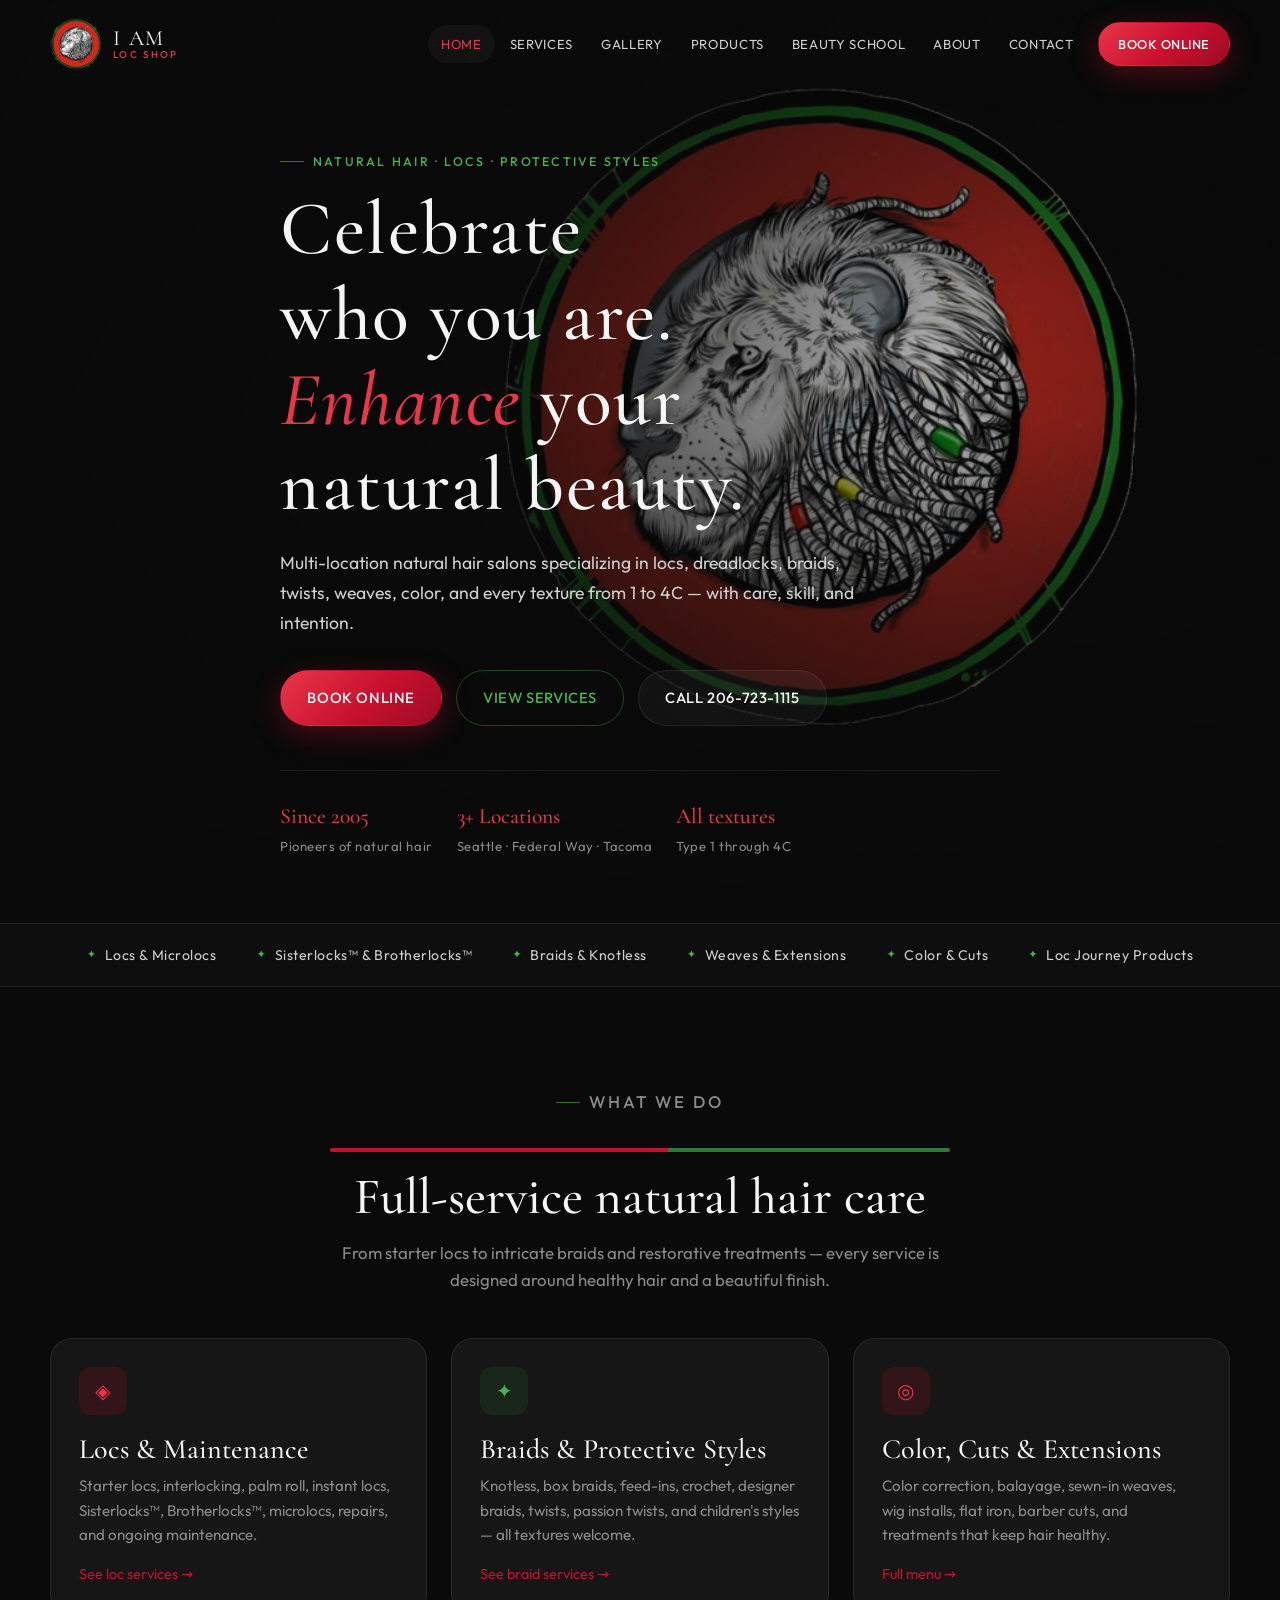
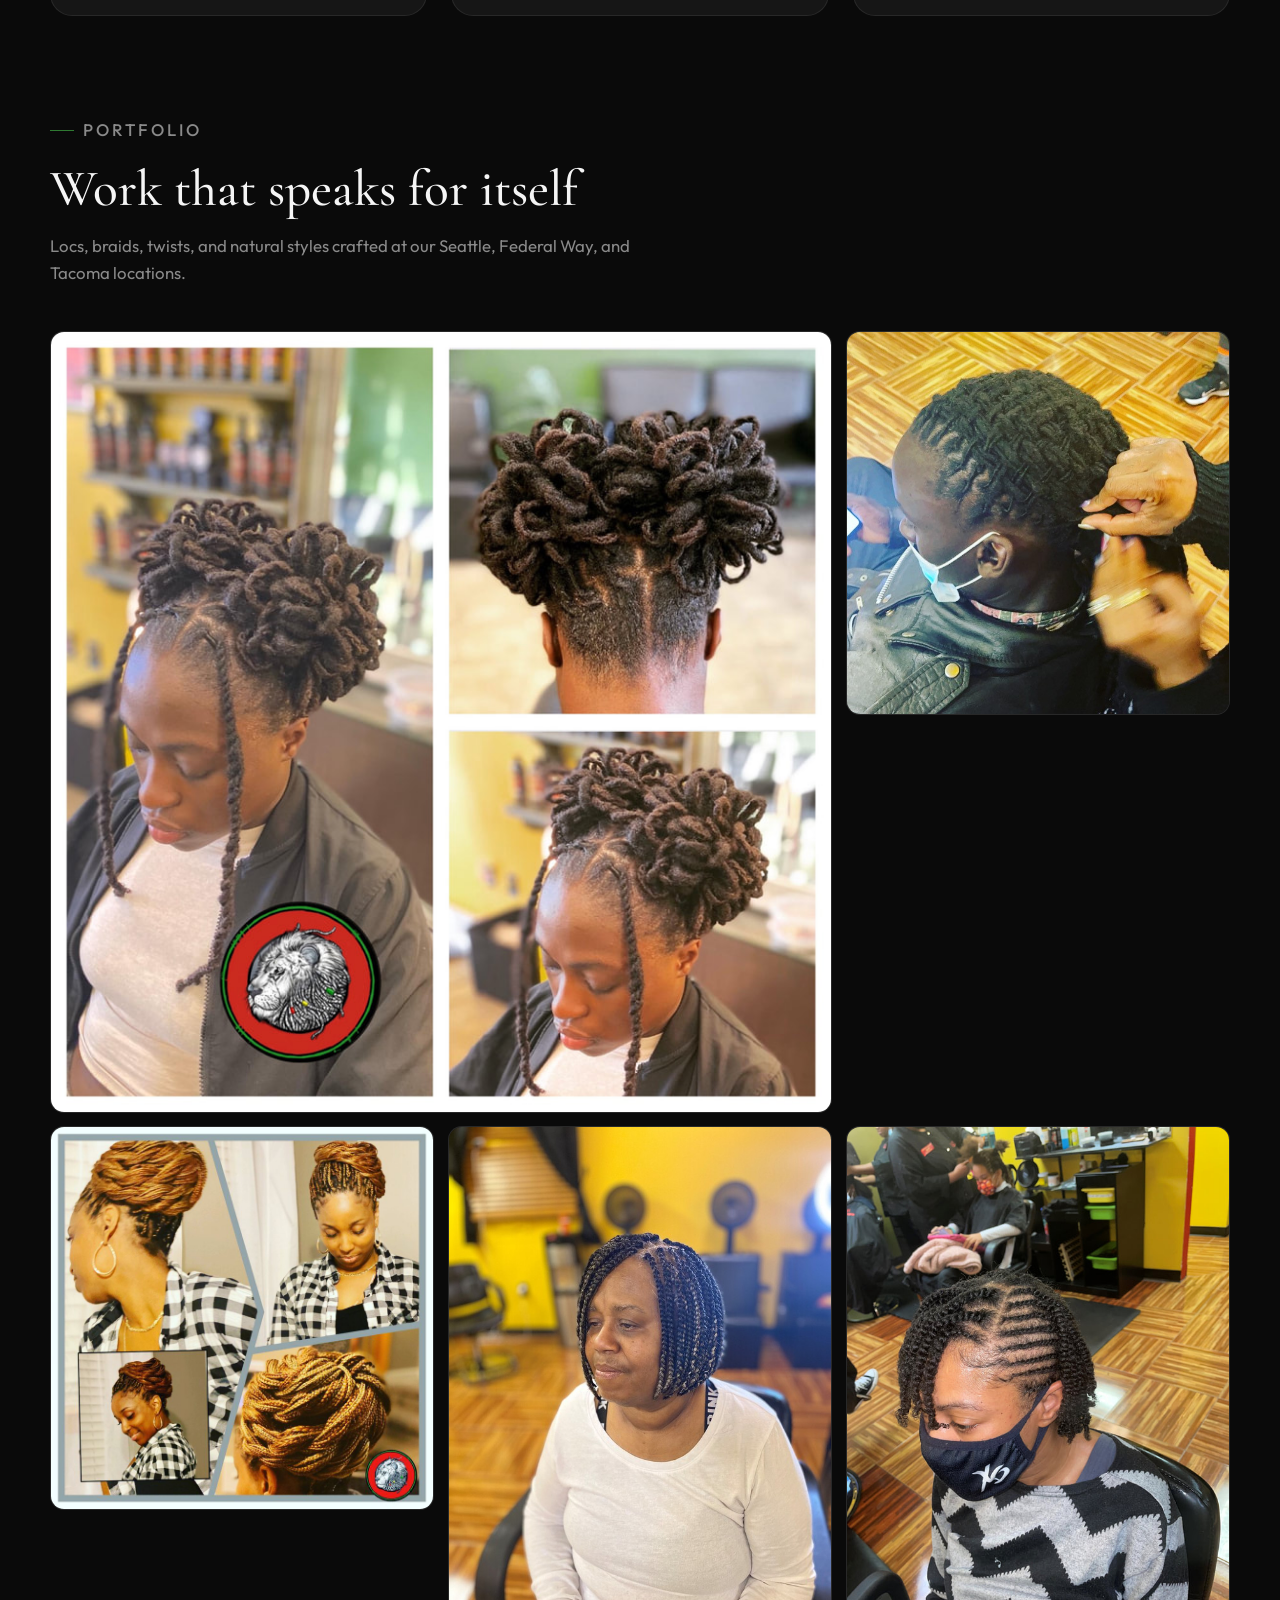
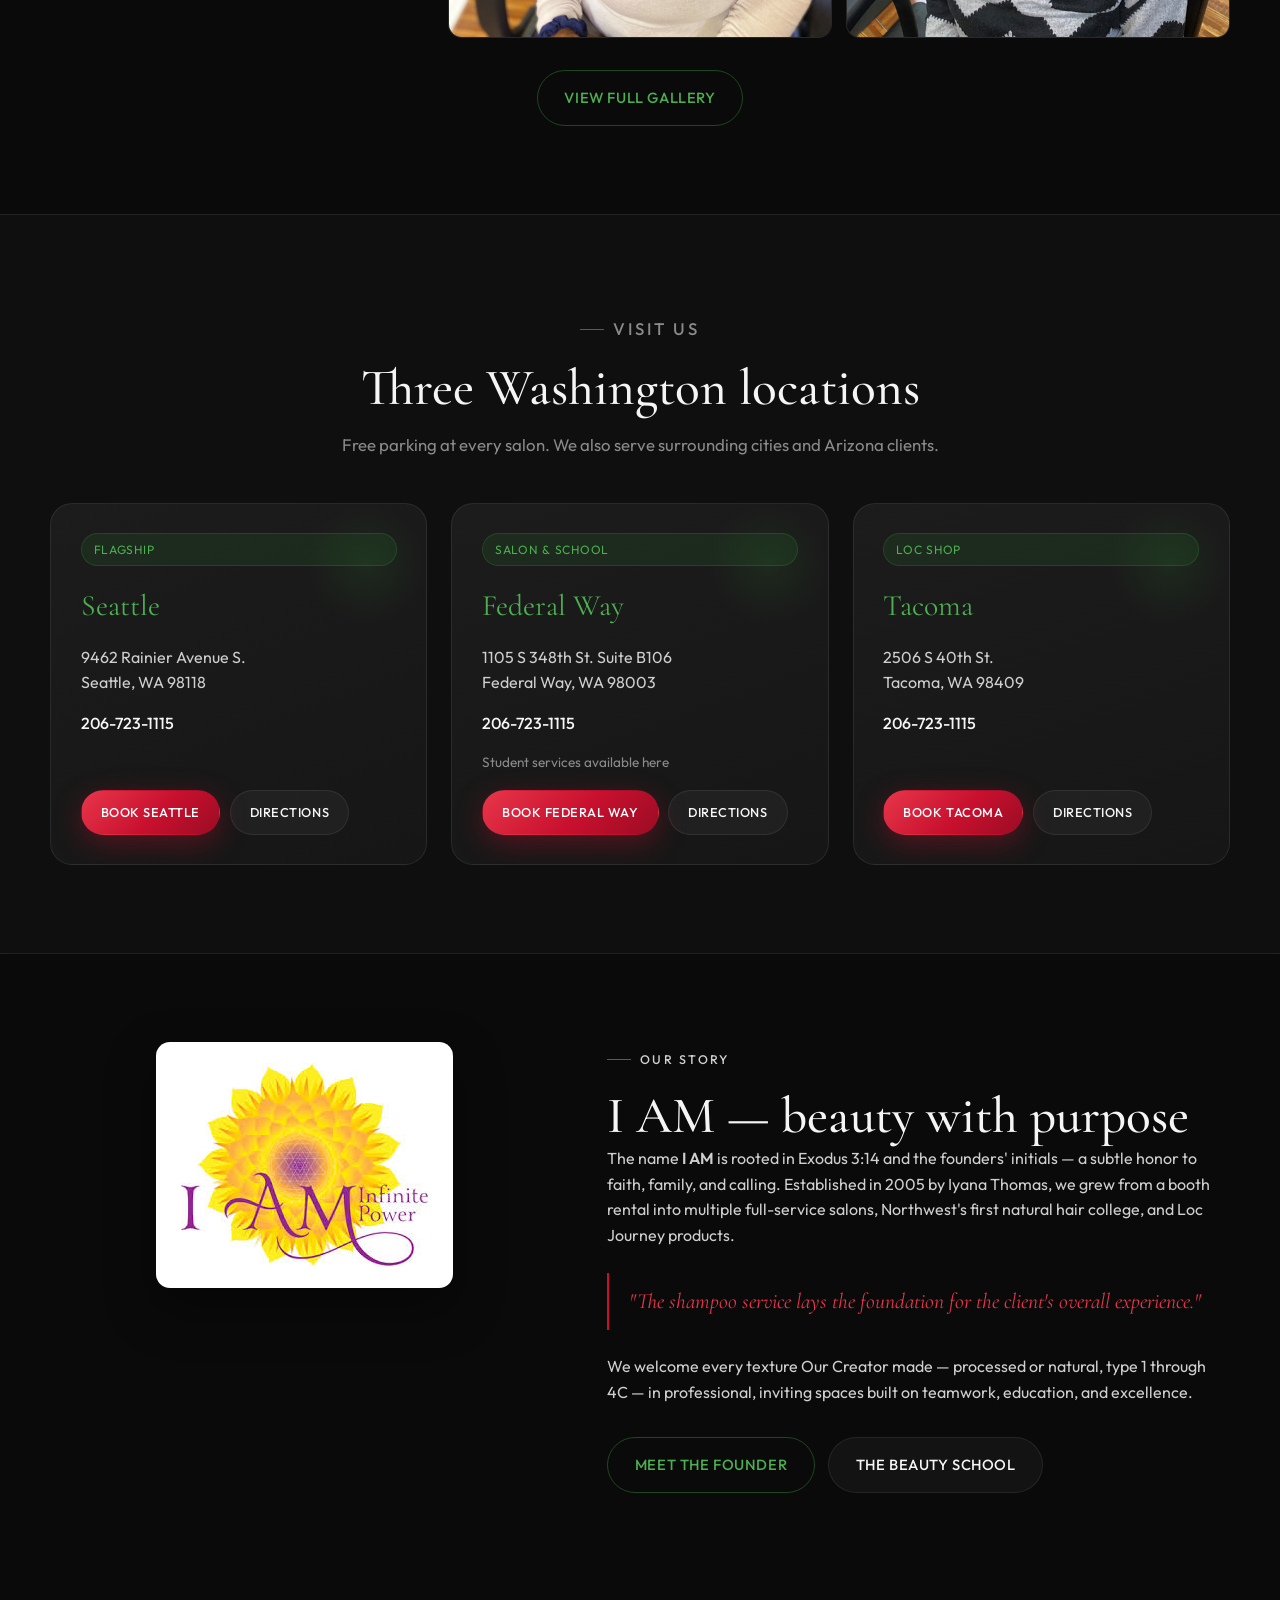
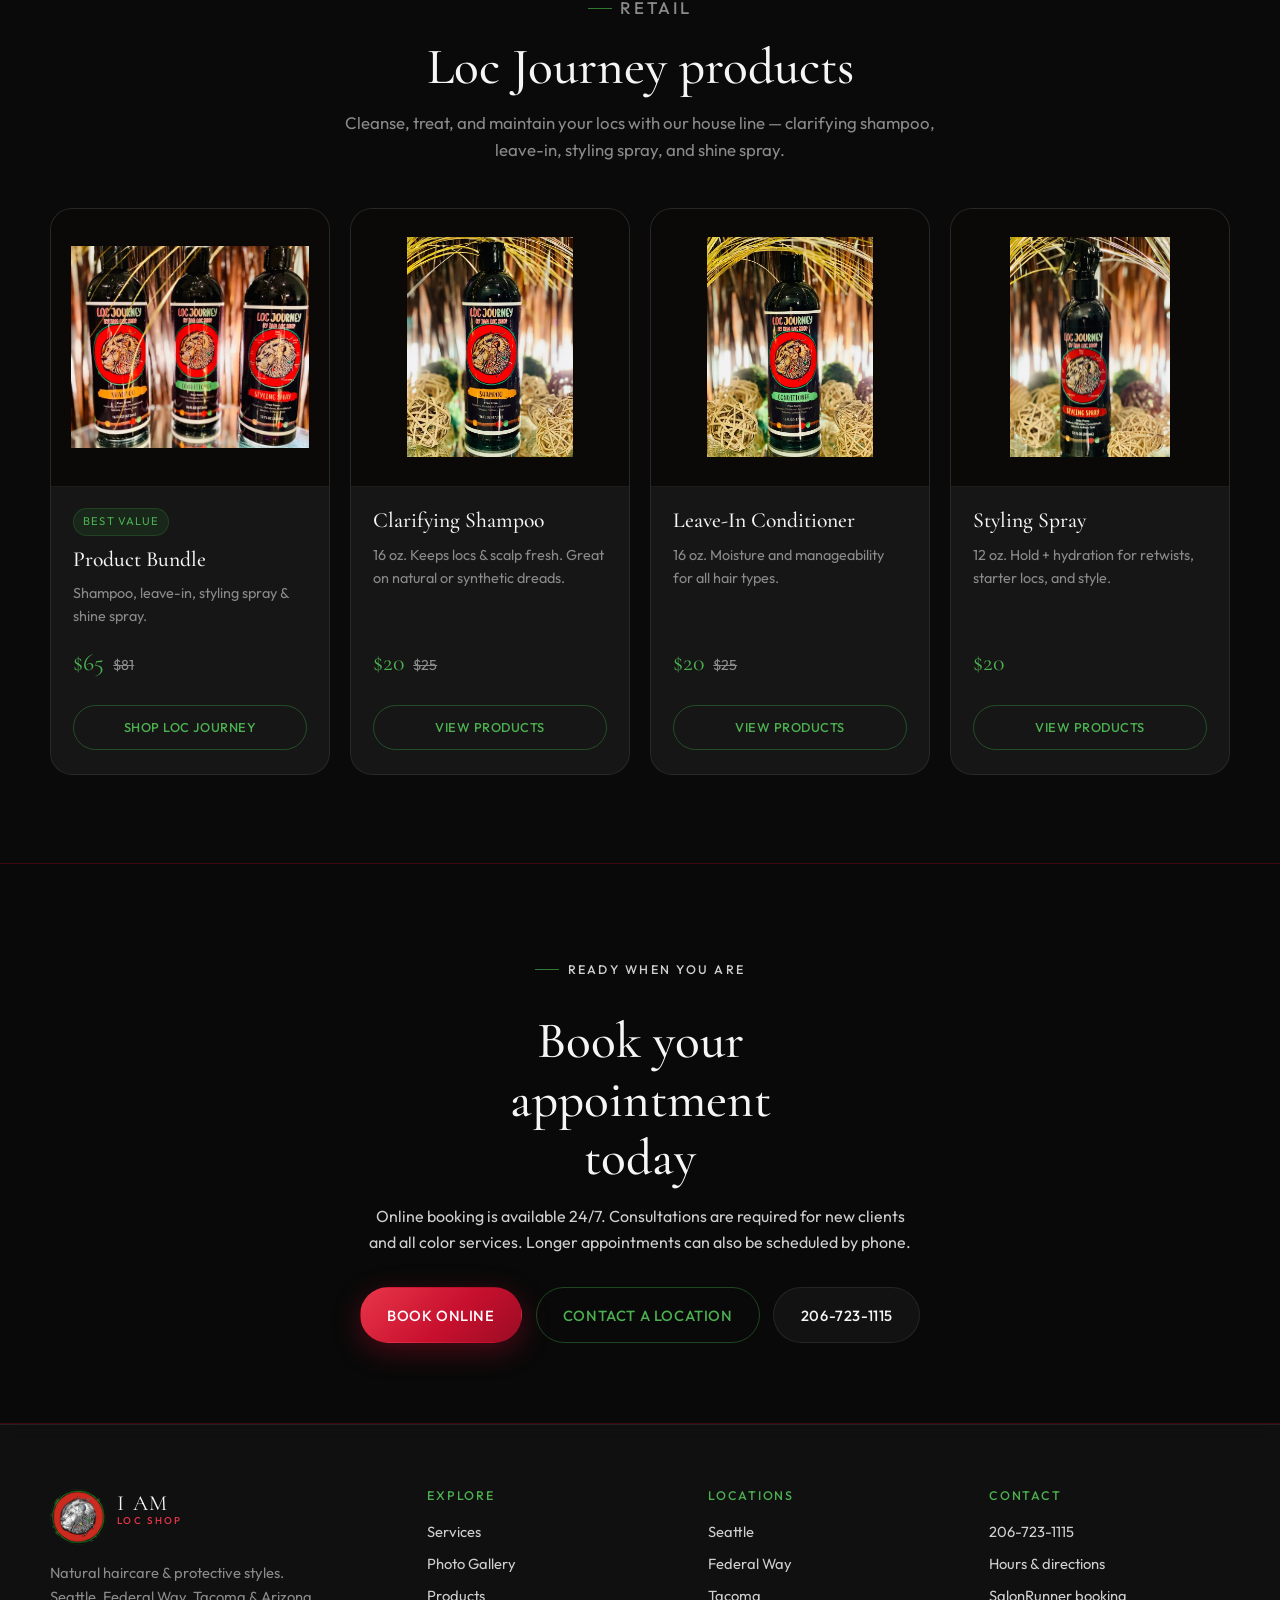
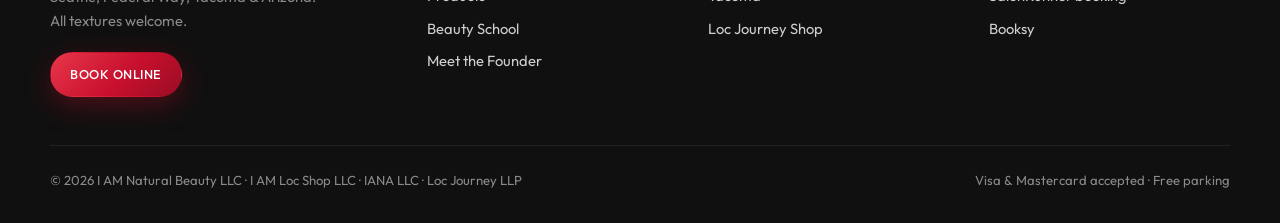
<file: index.html>
<!DOCTYPE html>
<html lang="en">
<head>
  <meta charset="UTF-8" />
  <meta name="viewport" content="width=device-width, initial-scale=1.0" />
  <title>I AM Loc Shop | Natural Hair Salon — Seattle, Federal Way, Tacoma &amp; Arizona</title>
  <meta name="description" content="Premier natural haircare &amp; protective styles salon for locs, dreadlocks, braids, weaves, twists, color, and more. Locations in Seattle, Federal Way, Tacoma, WA and Arizona." />
  <!-- Open Graph / Facebook -->
  <meta property="og:type" content="website" />
  <meta property="og:site_name" content="I AM Loc Shop" />
  <meta property="og:title" content="I AM Loc Shop | Natural Hair Salon — Seattle, Federal Way, Tacoma &amp; Arizona" />
  <meta property="og:description" content="Premier natural haircare &amp; protective styles salon for locs, dreadlocks, braids, weaves, twists, color, and more. Locations in Seattle, Federal Way, Tacoma, WA and Arizona." />
  <meta property="og:image" content="https://raw.githubusercontent.com/ralphngash/iamlocshop/main/assets/og-image.png" />
  <meta property="og:image:width" content="1200" />
  <meta property="og:image:height" content="630" />
  <meta property="og:image:alt" content="I AM Loc Shop logo" />
  <!-- Twitter -->
  <meta name="twitter:card" content="summary_large_image" />
  <meta name="twitter:title" content="I AM Loc Shop | Natural Hair Salon — Seattle, Federal Way, Tacoma &amp; Arizona" />
  <meta name="twitter:description" content="Premier natural haircare &amp; protective styles salon for locs, dreadlocks, braids, weaves, twists, color, and more. Locations in Seattle, Federal Way, Tacoma, WA and Arizona." />
  <meta name="twitter:image" content="https://raw.githubusercontent.com/ralphngash/iamlocshop/main/assets/og-image.png" />
  <link rel="preload" href="assets/fonts/Outfit-normal-400-28.woff2" as="font" type="font/woff2" crossorigin />
  <link rel="preload" href="assets/fonts/CormorantGaramond-normal-500-19.woff2" as="font" type="font/woff2" crossorigin />
  <link rel="stylesheet" href="css/fonts.css" />
  <link rel="stylesheet" href="css/styles.css" />
  <link rel="icon" href="assets/favicon-32.png" type="image/png" />
</head>
<body>
  <header class="site-header">
    <div class="header-inner">
      <a href="index.html" class="logo" aria-label="I AM Loc Shop home">
        <img src="assets/logo.svg" alt="I AM Loc Shop logo" width="52" height="52" />
        <div class="logo-text">I AM<span>Loc Shop</span></div>
      </a>
      <nav class="nav" aria-label="Primary">
        <a href="index.html" class="active">Home</a>
        <a href="services.html">Services</a>
        <a href="gallery.html">Gallery</a>
        <a href="products.html">Products</a>
        <a href="school.html">Beauty School</a>
        <a href="about.html">About</a>
        <a href="contact.html">Contact</a>
      </nav>
      <div class="header-cta">
        <a class="btn btn-primary btn-sm" href="https://app.salonrunner.com/customer/login.htm?id=27728" target="_blank" rel="noopener">Book Online</a>
        <button class="nav-toggle" type="button" aria-label="Open menu" aria-expanded="false"><span></span></button>
      </div>
    </div>
  </header>

  <main>
    <section class="hero">
      <div class="hero-bg" aria-hidden="true"></div>
      <div class="hero-content">
        <p class="eyebrow">Natural hair · Locs · Protective styles</p>
        <h1>Celebrate who you are.<br /><em>Enhance</em> your natural beauty.</h1>
        <p class="lead" style="margin-top:1.25rem">
          Multi-location natural hair salons specializing in locs, dreadlocks, braids, twists, weaves, color, and every texture from 1 to 4C — with care, skill, and intention.
        </p>
        <div class="hero-actions">
          <a class="btn btn-primary" href="https://app.salonrunner.com/customer/login.htm?id=27728" target="_blank" rel="noopener">Book Online</a>
          <a class="btn btn-outline" href="services.html">View Services</a>
          <a class="btn btn-ghost" href="tel:2067231115">Call 206-723-1115</a>
        </div>
        <div class="hero-meta">
          <div>
            <strong>Since 2005</strong>
            <span>Pioneers of natural hair</span>
          </div>
          <div>
            <strong>3+ Locations</strong>
            <span>Seattle · Federal Way · Tacoma</span>
          </div>
          <div>
            <strong>All textures</strong>
            <span>Type 1 through 4C</span>
          </div>
        </div>
      </div>
    </section>

    <div class="strip">
      <div class="container strip-inner">
        <span>Locs &amp; Microlocs</span>
        <span>Sisterlocks™ &amp; Brotherlocks™</span>
        <span>Braids &amp; Knotless</span>
        <span>Weaves &amp; Extensions</span>
        <span>Color &amp; Cuts</span>
        <span>Loc Journey Products</span>
      </div>
    </div>

    <section class="section">
      <div class="container">
        <div class="section-head center reveal">
          <p class="eyebrow">What we do</p>
          <div class="brand-bar" aria-hidden="true"><span></span><span></span></div>
          <h2>Full-service natural hair care</h2>
          <p>From starter locs to intricate braids and restorative treatments — every service is designed around healthy hair and a beautiful finish.</p>
        </div>
        <div class="grid-3">
          <article class="card reveal">
            <div class="card-icon">◈</div>
            <h3>Locs &amp; Maintenance</h3>
            <p>Starter locs, interlocking, palm roll, instant locs, Sisterlocks™, Brotherlocks™, microlocs, repairs, and ongoing maintenance.</p>
            <a href="services.html#locs" class="text-gold" style="display:inline-block;margin-top:1rem;font-size:0.9rem">See loc services →</a>
          </article>
          <article class="card reveal">
            <div class="card-icon">✦</div>
            <h3>Braids &amp; Protective Styles</h3>
            <p>Knotless, box braids, feed-ins, crochet, designer braids, twists, passion twists, and children's styles — all textures welcome.</p>
            <a href="services.html#braids" class="text-gold" style="display:inline-block;margin-top:1rem;font-size:0.9rem">See braid services →</a>
          </article>
          <article class="card reveal">
            <div class="card-icon">◎</div>
            <h3>Color, Cuts &amp; Extensions</h3>
            <p>Color correction, balayage, sewn-in weaves, wig installs, flat iron, barber cuts, and treatments that keep hair healthy.</p>
            <a href="services.html" class="text-gold" style="display:inline-block;margin-top:1rem;font-size:0.9rem">Full menu →</a>
          </article>
        </div>
      </div>
    </section>

    <section class="section" style="padding-top:0">
      <div class="container">
        <div class="section-head reveal">
          <p class="eyebrow">Portfolio</p>
          <h2>Work that speaks for itself</h2>
          <p>Locs, braids, twists, and natural styles crafted at our Seattle, Federal Way, and Tacoma locations.</p>
        </div>
        <div class="gallery-grid reveal">
          <figure class="gallery-item">
            <img src="assets/gallery-1.jpg" alt="Loc petal style collage" loading="lazy" />
            <figcaption>Loc styles</figcaption>
          </figure>
          <figure class="gallery-item">
            <img src="assets/gallery-5.jpg" alt="Finished loc style" loading="lazy" />
            <figcaption>Locs</figcaption>
          </figure>
          <figure class="gallery-item">
            <img src="assets/gallery-3.jpg" alt="Single braids style" loading="lazy" />
            <figcaption>Braids</figcaption>
          </figure>
          <figure class="gallery-item">
            <img src="assets/gallery-11.jpg" alt="Braid design" loading="lazy" />
            <figcaption>Designer braids</figcaption>
          </figure>
          <figure class="gallery-item">
            <img src="assets/gallery-12.jpg" alt="Twist style" loading="lazy" />
            <figcaption>Twists</figcaption>
          </figure>
        </div>
        <div style="text-align:center;margin-top:2rem" class="reveal">
          <a class="btn btn-outline" href="gallery.html">View full gallery</a>
        </div>
      </div>
    </section>

    <section class="section section-elevated">
      <div class="container">
        <div class="section-head center reveal">
          <p class="eyebrow">Visit us</p>
          <h2>Three Washington locations</h2>
          <p>Free parking at every salon. We also serve surrounding cities and Arizona clients.</p>
        </div>
        <div class="grid-3">
          <article class="location-card reveal">
            <span class="pill">Flagship</span>
            <div class="city">Seattle</div>
            <address>9462 Rainier Avenue S.<br />Seattle, WA 98118</address>
            <a class="phone" href="tel:2067231115">206-723-1115</a>
            <div class="card-actions">
              <a class="btn btn-primary btn-sm" href="https://app.salonrunner.com/customer/login.htm?id=27728" target="_blank" rel="noopener">Book Seattle</a>
              <a class="btn btn-ghost btn-sm" href="https://maps.google.com/?q=9462+Rainier+Avenue+S+Seattle+WA+98118" target="_blank" rel="noopener">Directions</a>
            </div>
          </article>
          <article class="location-card reveal">
            <span class="pill">Salon &amp; School</span>
            <div class="city">Federal Way</div>
            <address>1105 S 348th St. Suite B106<br />Federal Way, WA 98003</address>
            <a class="phone" href="tel:2067231115">206-723-1115</a>
            <p class="text-muted" style="font-size:0.85rem">Student services available here</p>
            <div class="card-actions">
              <a class="btn btn-primary btn-sm" href="https://app.salonrunner.com/customer/login.htm?id=27728" target="_blank" rel="noopener">Book Federal Way</a>
              <a class="btn btn-ghost btn-sm" href="https://maps.google.com/?q=1105+S+348th+St+Suite+B106+Federal+Way+WA+98003" target="_blank" rel="noopener">Directions</a>
            </div>
          </article>
          <article class="location-card reveal">
            <span class="pill">Loc Shop</span>
            <div class="city">Tacoma</div>
            <address>2506 S 40th St.<br />Tacoma, WA 98409</address>
            <a class="phone" href="tel:2067231115">206-723-1115</a>
            <div class="card-actions">
              <a class="btn btn-primary btn-sm" href="https://app.salonrunner.com/customer/login.htm?id=27728" target="_blank" rel="noopener">Book Tacoma</a>
              <a class="btn btn-ghost btn-sm" href="https://maps.google.com/?q=2506+S+40th+St+Tacoma+WA+98409" target="_blank" rel="noopener">Directions</a>
            </div>
          </article>
        </div>
      </div>
    </section>

    <section class="section">
      <div class="container about-grid">
        <div class="about-photo reveal">
          <img src="assets/founder.jpg" alt="I AM Infinite Power — founder branding" width="247" height="204" />
        </div>
        <div class="about-copy reveal">
          <p class="eyebrow">Our story</p>
          <h2>I AM — beauty with purpose</h2>
          <p>
            The name <strong>I AM</strong> is rooted in Exodus 3:14 and the founders' initials — a subtle honor to faith, family, and calling. Established in 2005 by Iyana Thomas, we grew from a booth rental into multiple full-service salons, Northwest's first natural hair college, and Loc Journey products.
          </p>
          <blockquote>"The shampoo service lays the foundation for the client's overall experience."</blockquote>
          <p>
            We welcome every texture Our Creator made — processed or natural, type 1 through 4C — in professional, inviting spaces built on teamwork, education, and excellence.
          </p>
          <div class="hero-actions">
            <a class="btn btn-outline" href="about.html">Meet the founder</a>
            <a class="btn btn-ghost" href="school.html">The beauty school</a>
          </div>
        </div>
      </div>
    </section>

    <section class="section" style="padding-top:0">
      <div class="container">
        <div class="section-head center reveal">
          <p class="eyebrow">Retail</p>
          <h2>Loc Journey products</h2>
          <p>Cleanse, treat, and maintain your locs with our house line — clarifying shampoo, leave-in, styling spray, and shine spray.</p>
        </div>
        <div class="grid-4">
          <article class="product-card reveal">
            <div class="img-wrap"><img src="assets/product-bundle.jpeg" alt="Loc Journey Product Bundle" loading="lazy" /></div>
            <div class="body">
              <span class="badge">Best value</span>
              <h3>Product Bundle</h3>
              <p>Shampoo, leave-in, styling spray &amp; shine spray.</p>
              <div class="pricing"><span class="now">$65</span><span class="was">$81</span></div>
              <a class="btn btn-outline btn-sm btn-block" href="https://www.loc-journey.com/s/shop" target="_blank" rel="noopener">Shop Loc Journey</a>
            </div>
          </article>
          <article class="product-card reveal">
            <div class="img-wrap"><img src="assets/product-shampoo.jpeg" alt="Loc Journey Clarifying Shampoo" loading="lazy" /></div>
            <div class="body">
              <h3>Clarifying Shampoo</h3>
              <p>16 oz. Keeps locs &amp; scalp fresh. Great on natural or synthetic dreads.</p>
              <div class="pricing"><span class="now">$20</span><span class="was">$25</span></div>
              <a class="btn btn-outline btn-sm btn-block" href="products.html">View products</a>
            </div>
          </article>
          <article class="product-card reveal">
            <div class="img-wrap"><img src="assets/product-conditioner.jpeg" alt="Loc Journey Leave-In Conditioner" loading="lazy" /></div>
            <div class="body">
              <h3>Leave-In Conditioner</h3>
              <p>16 oz. Moisture and manageability for all hair types.</p>
              <div class="pricing"><span class="now">$20</span><span class="was">$25</span></div>
              <a class="btn btn-outline btn-sm btn-block" href="products.html">View products</a>
            </div>
          </article>
          <article class="product-card reveal">
            <div class="img-wrap"><img src="assets/product-styling.jpeg" alt="Loc Journey Styling Spray" loading="lazy" /></div>
            <div class="body">
              <h3>Styling Spray</h3>
              <p>12 oz. Hold + hydration for retwists, starter locs, and style.</p>
              <div class="pricing"><span class="now">$20</span></div>
              <a class="btn btn-outline btn-sm btn-block" href="products.html">View products</a>
            </div>
          </article>
        </div>
      </div>
    </section>

    <section class="cta-band">
      <div class="container reveal">
        <p class="eyebrow" style="justify-content:center">Ready when you are</p>
        <h2>Book your appointment today</h2>
        <p>Online booking is available 24/7. Consultations are required for new clients and all color services. Longer appointments can also be scheduled by phone.</p>
        <div class="cta-actions">
          <a class="btn btn-primary" href="https://app.salonrunner.com/customer/login.htm?id=27728" target="_blank" rel="noopener">Book Online</a>
          <a class="btn btn-outline" href="contact.html">Contact a location</a>
          <a class="btn btn-ghost" href="tel:2067231115">206-723-1115</a>
        </div>
      </div>
    </section>
  </main>

  <footer class="site-footer">
    <div class="container">
      <div class="footer-grid">
        <div class="footer-brand">
          <a href="index.html" class="logo" aria-label="I AM Loc Shop home">
            <img src="assets/logo.svg" alt="I AM Loc Shop logo" width="56" height="56" />
            <div class="logo-text">I AM<span>Loc Shop</span></div>
          </a>
          <p>Natural haircare &amp; protective styles. Seattle, Federal Way, Tacoma &amp; Arizona. All textures welcome.</p>
          <a class="btn btn-primary btn-sm" href="https://app.salonrunner.com/customer/login.htm?id=27728" target="_blank" rel="noopener">Book Online</a>
        </div>
        <div class="footer-col">
          <h4>Explore</h4>
          <a href="services.html">Services</a>
          <a href="gallery.html">Photo Gallery</a>
          <a href="products.html">Products</a>
          <a href="school.html">Beauty School</a>
          <a href="about.html">Meet the Founder</a>
        </div>
        <div class="footer-col">
          <h4>Locations</h4>
          <a href="contact.html">Seattle</a>
          <a href="contact.html">Federal Way</a>
          <a href="contact.html">Tacoma</a>
          <a href="https://www.loc-journey.com/s/shop" target="_blank" rel="noopener">Loc Journey Shop</a>
        </div>
        <div class="footer-col">
          <h4>Contact</h4>
          <a href="tel:2067231115">206-723-1115</a>
          <a href="contact.html">Hours &amp; directions</a>
          <a href="https://app.salonrunner.com/customer/login.htm?id=27728" target="_blank" rel="noopener">SalonRunner booking</a>
          <a href="http://iamlocshop87.booksy.com/h/" target="_blank" rel="noopener">Booksy</a>
        </div>
      </div>
      <div class="footer-bottom">
        <span>&copy; <span data-year></span> I AM Natural Beauty LLC · I AM Loc Shop LLC · IANA LLC · Loc Journey LLP</span>
        <span>Visa &amp; Mastercard accepted · Free parking</span>
      </div>
    </div>
  </footer>

  <script src="js/main.js"></script>
</body>
</html>
</file>
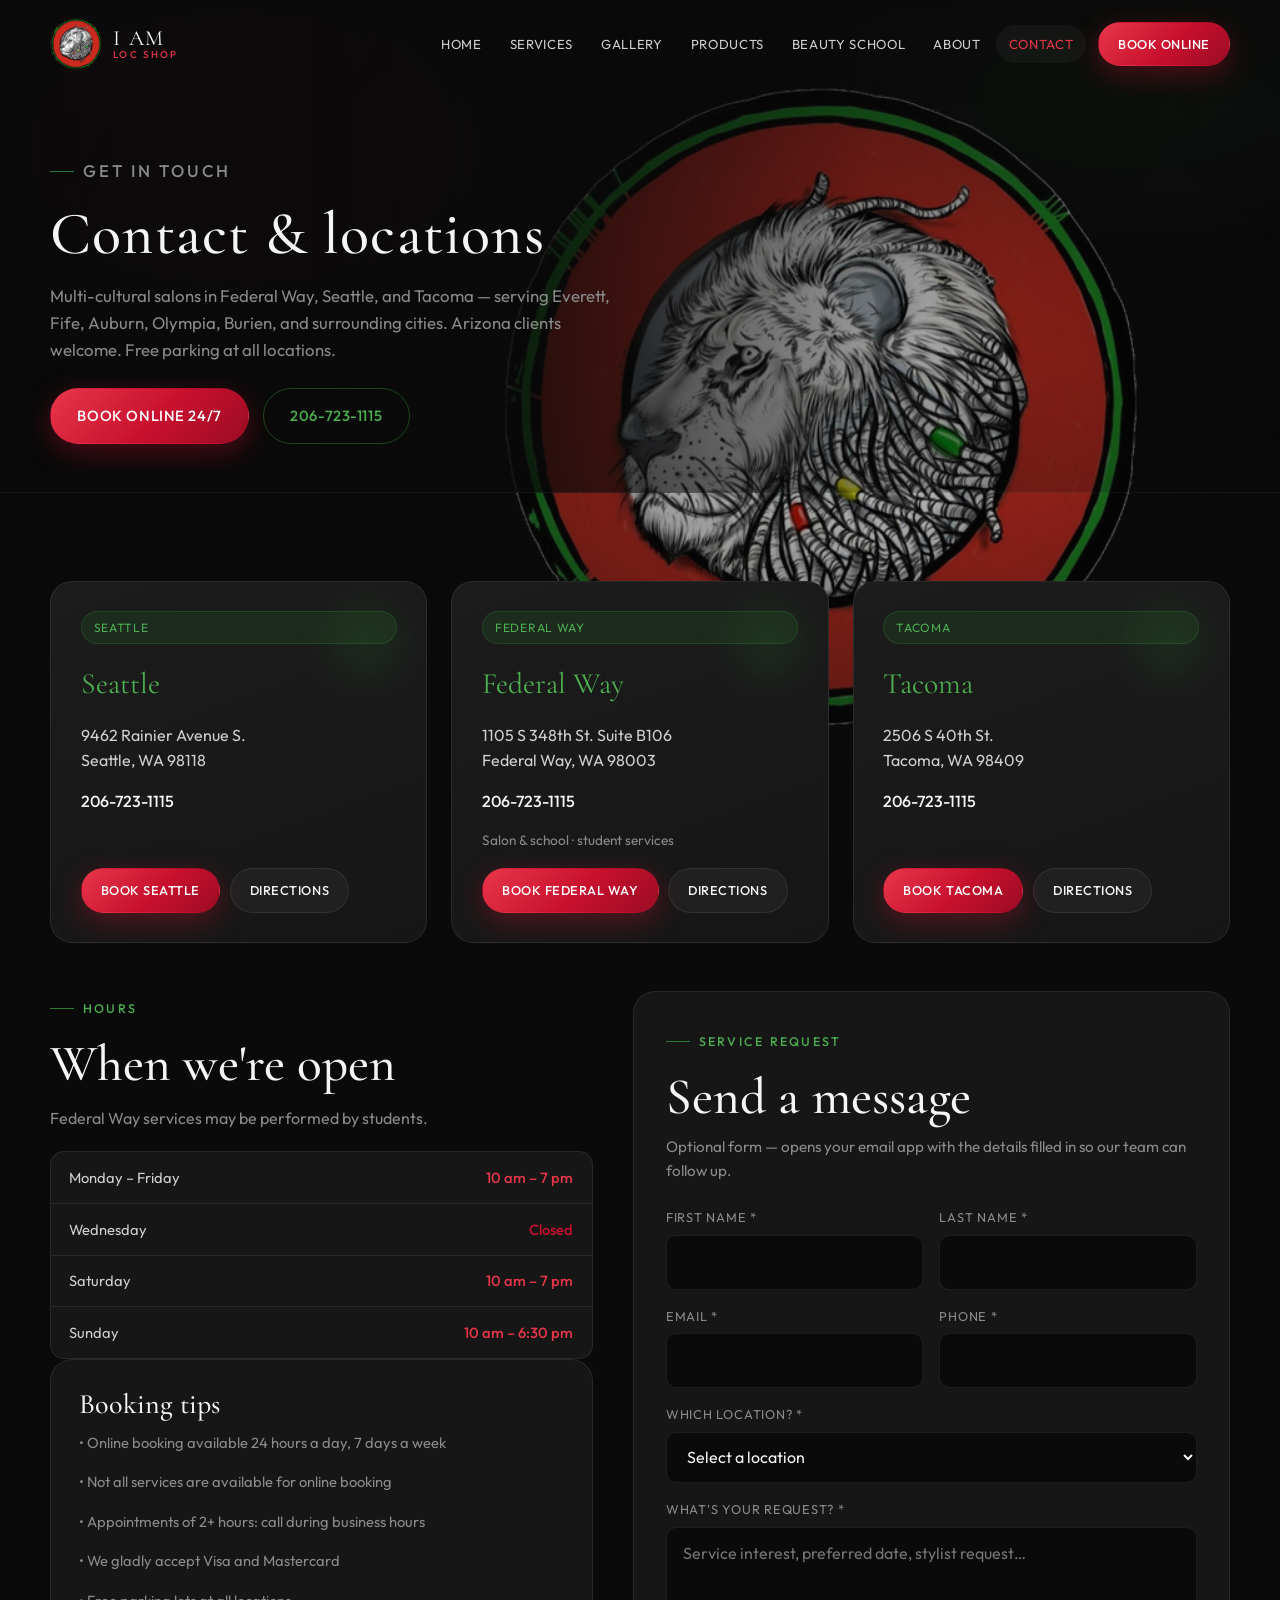
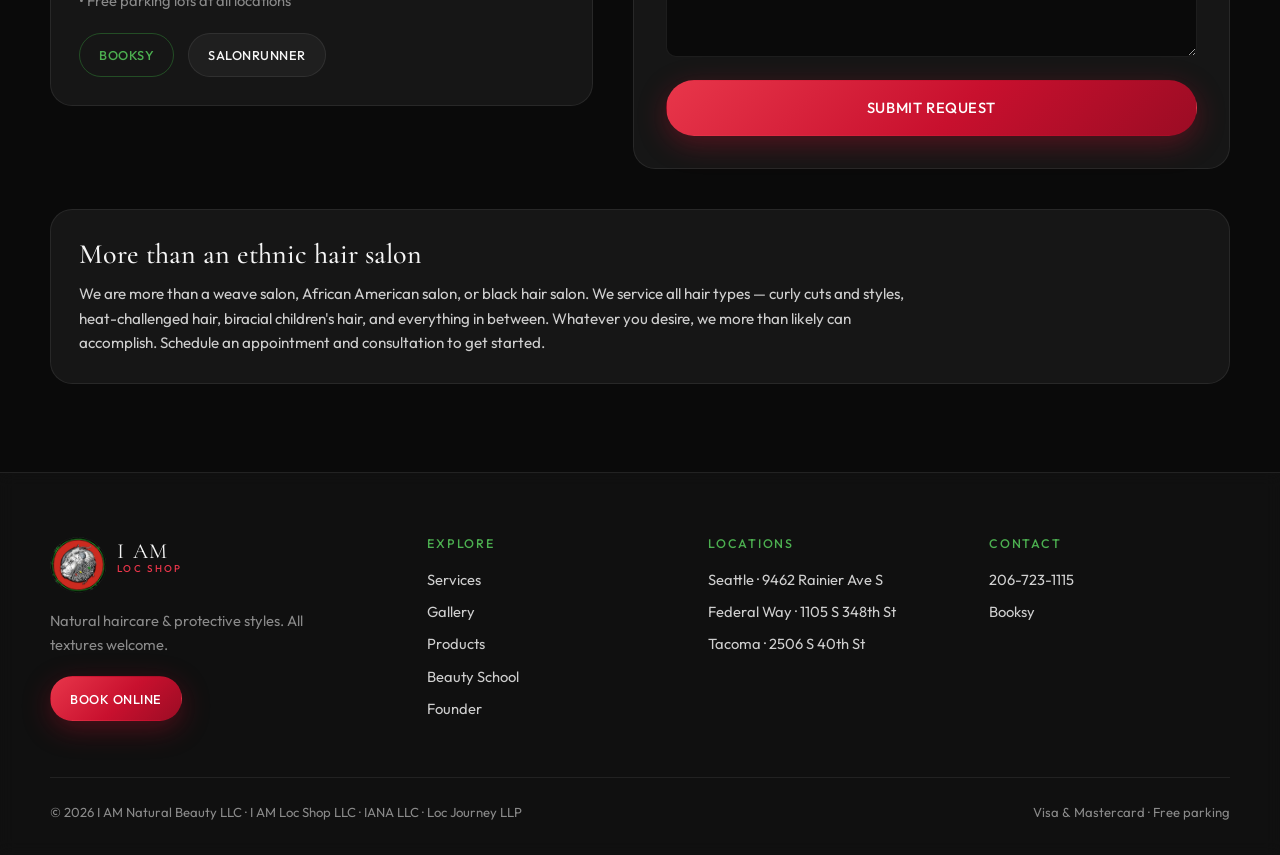
<file: contact.html>
<!DOCTYPE html>
<html lang="en">
<head>
  <meta charset="UTF-8" />
  <meta name="viewport" content="width=device-width, initial-scale=1.0" />
  <title>Contact &amp; Locations | I AM Loc Shop</title>
  <meta name="description" content="Contact I AM Loc Shop in Seattle, Federal Way, and Tacoma. Phone 206-723-1115. Free parking. Book online or request a service." />
  <!-- Open Graph / Facebook -->
  <meta property="og:type" content="website" />
  <meta property="og:site_name" content="I AM Loc Shop" />
  <meta property="og:title" content="Contact &amp; Locations | I AM Loc Shop" />
  <meta property="og:description" content="Contact I AM Loc Shop in Seattle, Federal Way, and Tacoma. Phone 206-723-1115. Free parking. Book online or request a service." />
  <meta property="og:image" content="https://raw.githubusercontent.com/ralphngash/iamlocshop/main/assets/og-image.png" />
  <meta property="og:image:width" content="1200" />
  <meta property="og:image:height" content="630" />
  <meta property="og:image:alt" content="I AM Loc Shop logo" />
  <!-- Twitter -->
  <meta name="twitter:card" content="summary_large_image" />
  <meta name="twitter:title" content="Contact &amp; Locations | I AM Loc Shop" />
  <meta name="twitter:description" content="Contact I AM Loc Shop in Seattle, Federal Way, and Tacoma. Phone 206-723-1115. Free parking. Book online or request a service." />
  <meta name="twitter:image" content="https://raw.githubusercontent.com/ralphngash/iamlocshop/main/assets/og-image.png" />
  <link rel="preload" href="assets/fonts/Outfit-normal-400-28.woff2" as="font" type="font/woff2" crossorigin />
  <link rel="preload" href="assets/fonts/CormorantGaramond-normal-500-19.woff2" as="font" type="font/woff2" crossorigin />
  <link rel="stylesheet" href="css/fonts.css" />
  <link rel="stylesheet" href="css/styles.css" />
  <link rel="icon" href="assets/favicon-32.png" type="image/png" />
</head>
<body>
  <header class="site-header scrolled">
    <div class="header-inner">
      <a href="index.html" class="logo" aria-label="I AM Loc Shop home">
        <img src="assets/logo.svg" alt="I AM Loc Shop logo" width="52" height="52" />
        <div class="logo-text">I AM<span>Loc Shop</span></div>
      </a>
      <nav class="nav" aria-label="Primary">
        <a href="index.html">Home</a>
        <a href="services.html">Services</a>
        <a href="gallery.html">Gallery</a>
        <a href="products.html">Products</a>
        <a href="school.html">Beauty School</a>
        <a href="about.html">About</a>
        <a href="contact.html" class="active">Contact</a>
      </nav>
      <div class="header-cta">
        <a class="btn btn-primary btn-sm" href="https://app.salonrunner.com/customer/login.htm?id=27728" target="_blank" rel="noopener">Book Online</a>
        <button class="nav-toggle" type="button" aria-label="Open menu" aria-expanded="false"><span></span></button>
      </div>
    </div>
  </header>

  <main>
    <section class="page-hero">
      <div class="container">
        <p class="eyebrow">Get in touch</p>
        <h1>Contact &amp; locations</h1>
        <p>Multi-cultural salons in Federal Way, Seattle, and Tacoma — serving Everett, Fife, Auburn, Olympia, Burien, and surrounding cities. Arizona clients welcome. Free parking at all locations.</p>
        <div class="hero-actions" style="margin-top:1.5rem">
          <a class="btn btn-primary" href="https://app.salonrunner.com/customer/login.htm?id=27728" target="_blank" rel="noopener">Book Online 24/7</a>
          <a class="btn btn-outline" href="tel:2067231115">206-723-1115</a>
        </div>
      </div>
    </section>

    <section class="section">
      <div class="container">
        <div class="grid-3" style="margin-bottom:3rem">
          <article class="location-card reveal">
            <span class="pill">Seattle</span>
            <div class="city">Seattle</div>
            <address>9462 Rainier Avenue S.<br />Seattle, WA 98118</address>
            <a class="phone" href="tel:2067231115">206-723-1115</a>
            <div class="card-actions">
              <a class="btn btn-primary btn-sm" href="https://app.salonrunner.com/customer/login.htm?id=27728" target="_blank" rel="noopener">Book Seattle</a>
              <a class="btn btn-ghost btn-sm" href="https://maps.google.com/?q=9462+Rainier+Avenue+S+Seattle+WA+98118" target="_blank" rel="noopener">Directions</a>
            </div>
          </article>
          <article class="location-card reveal">
            <span class="pill">Federal Way</span>
            <div class="city">Federal Way</div>
            <address>1105 S 348th St. Suite B106<br />Federal Way, WA 98003</address>
            <a class="phone" href="tel:2067231115">206-723-1115</a>
            <p class="text-muted" style="font-size:0.85rem">Salon &amp; school · student services</p>
            <div class="card-actions">
              <a class="btn btn-primary btn-sm" href="https://app.salonrunner.com/customer/login.htm?id=27728" target="_blank" rel="noopener">Book Federal Way</a>
              <a class="btn btn-ghost btn-sm" href="https://maps.google.com/?q=1105+S+348th+St+Suite+B106+Federal+Way+WA+98003" target="_blank" rel="noopener">Directions</a>
            </div>
          </article>
          <article class="location-card reveal">
            <span class="pill">Tacoma</span>
            <div class="city">Tacoma</div>
            <address>2506 S 40th St.<br />Tacoma, WA 98409</address>
            <a class="phone" href="tel:2067231115">206-723-1115</a>
            <div class="card-actions">
              <a class="btn btn-primary btn-sm" href="https://app.salonrunner.com/customer/login.htm?id=27728" target="_blank" rel="noopener">Book Tacoma</a>
              <a class="btn btn-ghost btn-sm" href="https://maps.google.com/?q=2506+S+40th+St+Tacoma+WA+98409" target="_blank" rel="noopener">Directions</a>
            </div>
          </article>
        </div>

        <div class="contact-grid">
          <div class="stack-lg reveal">
            <div>
              <p class="eyebrow">Hours</p>
              <h2>When we're open</h2>
              <p class="text-muted" style="margin:0.75rem 0 1.25rem">Federal Way services may be performed by students.</p>
              <ul class="hours-list">
                <li><span class="day">Monday – Friday</span><span class="time">10 am – 7 pm</span></li>
                <li><span class="day">Wednesday</span><span class="time closed">Closed</span></li>
                <li><span class="day">Saturday</span><span class="time">10 am – 7 pm</span></li>
                <li><span class="day">Sunday</span><span class="time">10 am – 6:30 pm</span></li>
              </ul>
            </div>
            <div class="card">
              <h3 style="margin-bottom:0.65rem">Booking tips</h3>
              <ul class="stack" style="color:var(--muted);font-size:0.92rem">
                <li>• Online booking available 24 hours a day, 7 days a week</li>
                <li>• Not all services are available for online booking</li>
                <li>• Appointments of 2+ hours: call during business hours</li>
                <li>• We gladly accept Visa and Mastercard</li>
                <li>• Free parking lots at all locations</li>
              </ul>
              <div class="hero-actions" style="margin-top:1.25rem">
                <a class="btn btn-outline btn-sm" href="http://iamlocshop87.booksy.com/h/" target="_blank" rel="noopener">Booksy</a>
                <a class="btn btn-ghost btn-sm" href="https://app.salonrunner.com/customer/login.htm?id=27728" target="_blank" rel="noopener">SalonRunner</a>
              </div>
            </div>
          </div>

          <div class="form-card reveal">
            <p class="eyebrow">Service request</p>
            <h2 style="margin-bottom:0.5rem">Send a message</h2>
            <p class="text-muted" style="margin-bottom:1.5rem;font-size:0.95rem">Optional form — opens your email app with the details filled in so our team can follow up.</p>
            <form id="contact-form">
              <div class="form-row">
                <div class="field">
                  <label for="first">First name *</label>
                  <input id="first" name="first" type="text" required autocomplete="given-name" />
                </div>
                <div class="field">
                  <label for="last">Last name *</label>
                  <input id="last" name="last" type="text" required autocomplete="family-name" />
                </div>
              </div>
              <div class="form-row">
                <div class="field">
                  <label for="email">Email *</label>
                  <input id="email" name="email" type="email" required autocomplete="email" />
                </div>
                <div class="field">
                  <label for="phone">Phone *</label>
                  <input id="phone" name="phone" type="tel" required autocomplete="tel" />
                </div>
              </div>
              <div class="field">
                <label for="location">Which location? *</label>
                <select id="location" name="location" required>
                  <option value="">Select a location</option>
                  <option>Seattle</option>
                  <option>Federal Way</option>
                  <option>Tacoma</option>
                  <option>Arizona / Other</option>
                </select>
              </div>
              <div class="field">
                <label for="message">What's your request? *</label>
                <textarea id="message" name="message" required placeholder="Service interest, preferred date, stylist request…"></textarea>
              </div>
              <button type="submit" class="btn btn-primary btn-block">Submit request</button>
            </form>
          </div>
        </div>

        <div class="card reveal" style="margin-top:2.5rem">
          <h3 style="margin-bottom:0.75rem">More than an ethnic hair salon</h3>
          <p style="color:var(--cream-muted);max-width:52rem">
            We are more than a weave salon, African American salon, or black hair salon. We service all hair types — curly cuts and styles, heat-challenged hair, biracial children's hair, and everything in between. Whatever you desire, we more than likely can accomplish. Schedule an appointment and consultation to get started.
          </p>
        </div>
      </div>
    </section>
  </main>

  <footer class="site-footer">
    <div class="container">
      <div class="footer-grid">
        <div class="footer-brand">
          <a href="index.html" class="logo" aria-label="I AM Loc Shop home">
            <img src="assets/logo.svg" alt="I AM Loc Shop logo" width="56" height="56" />
            <div class="logo-text">I AM<span>Loc Shop</span></div>
          </a>
          <p>Natural haircare &amp; protective styles. All textures welcome.</p>
          <a class="btn btn-primary btn-sm" href="https://app.salonrunner.com/customer/login.htm?id=27728" target="_blank" rel="noopener">Book Online</a>
        </div>
        <div class="footer-col">
          <h4>Explore</h4>
          <a href="services.html">Services</a>
          <a href="gallery.html">Gallery</a>
          <a href="products.html">Products</a>
          <a href="school.html">Beauty School</a>
          <a href="about.html">Founder</a>
        </div>
        <div class="footer-col">
          <h4>Locations</h4>
          <li>Seattle · 9462 Rainier Ave S</li>
          <li>Federal Way · 1105 S 348th St</li>
          <li>Tacoma · 2506 S 40th St</li>
        </div>
        <div class="footer-col">
          <h4>Contact</h4>
          <a href="tel:2067231115">206-723-1115</a>
          <a href="http://iamlocshop87.booksy.com/h/" target="_blank" rel="noopener">Booksy</a>
        </div>
      </div>
      <div class="footer-bottom">
        <span>&copy; <span data-year></span> I AM Natural Beauty LLC · I AM Loc Shop LLC · IANA LLC · Loc Journey LLP</span>
        <span>Visa &amp; Mastercard · Free parking</span>
      </div>
    </div>
  </footer>
  <script src="js/main.js"></script>
</body>
</html>
</file>
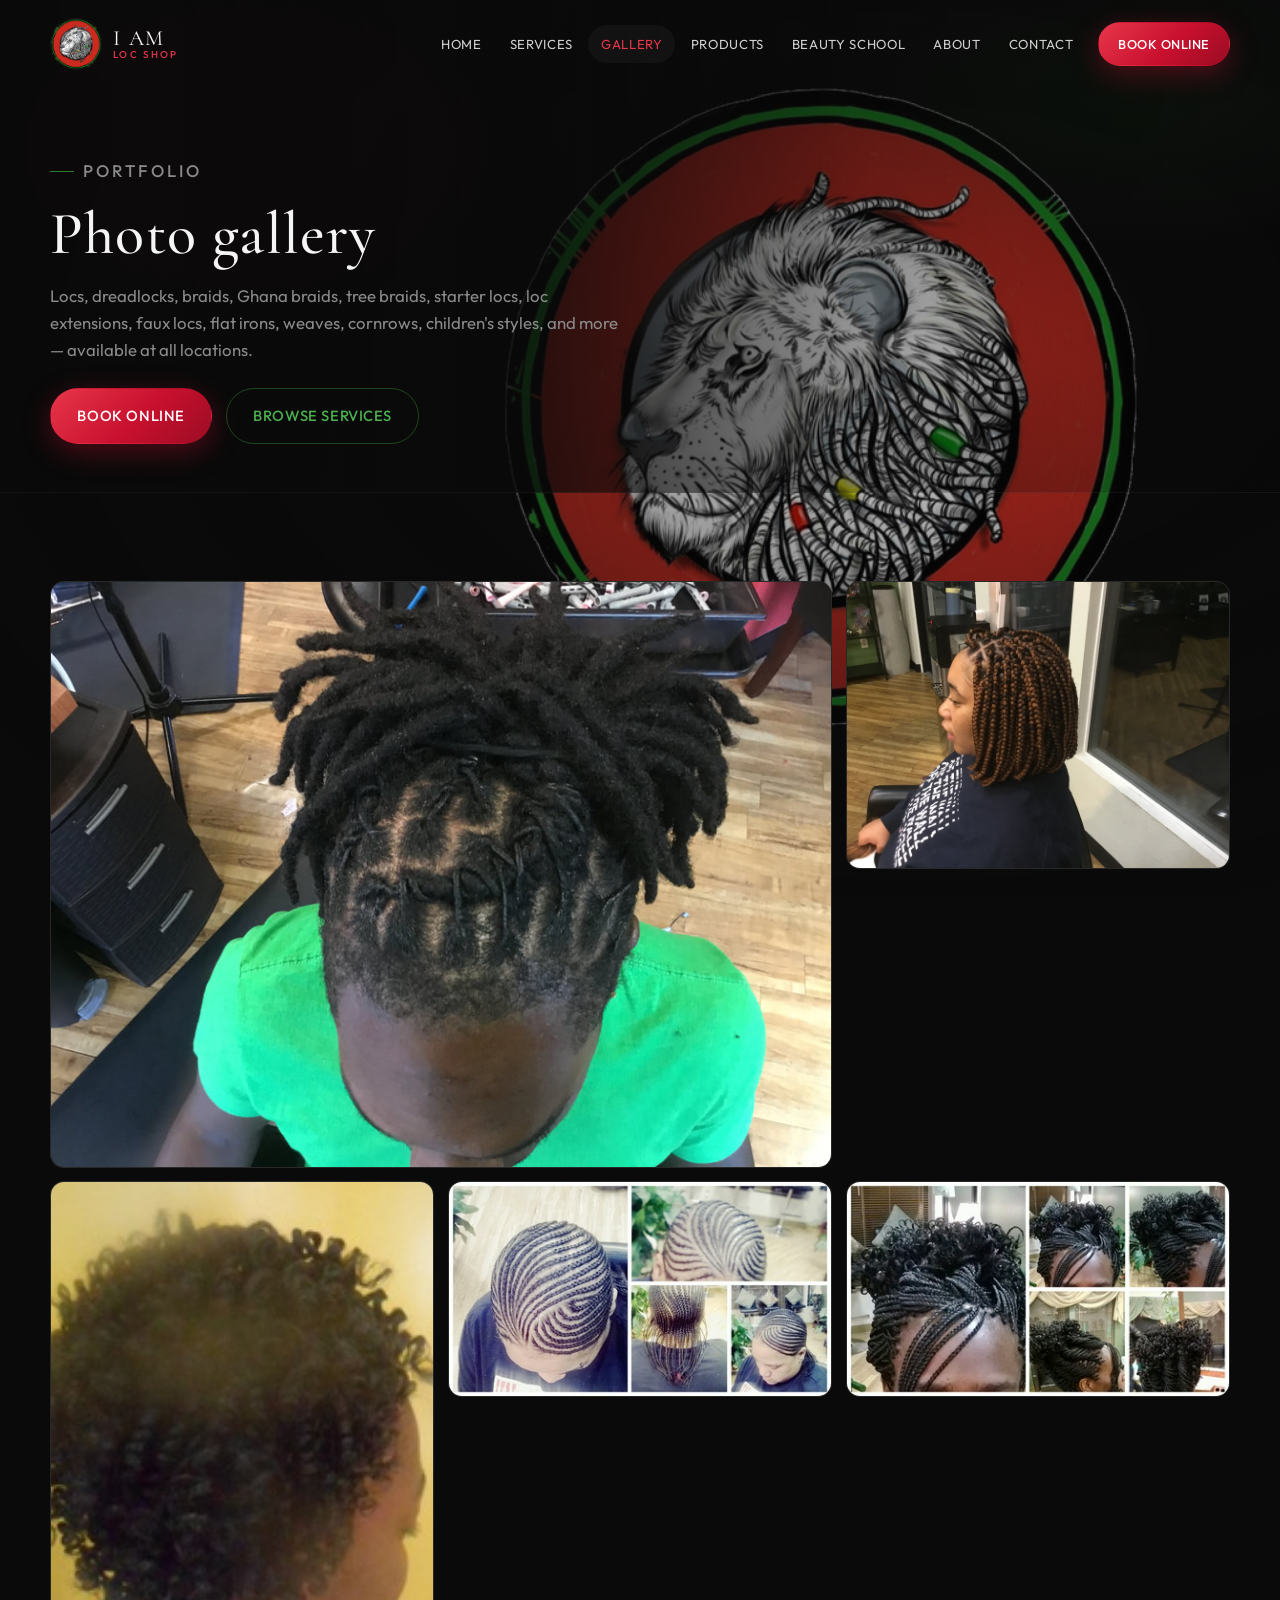
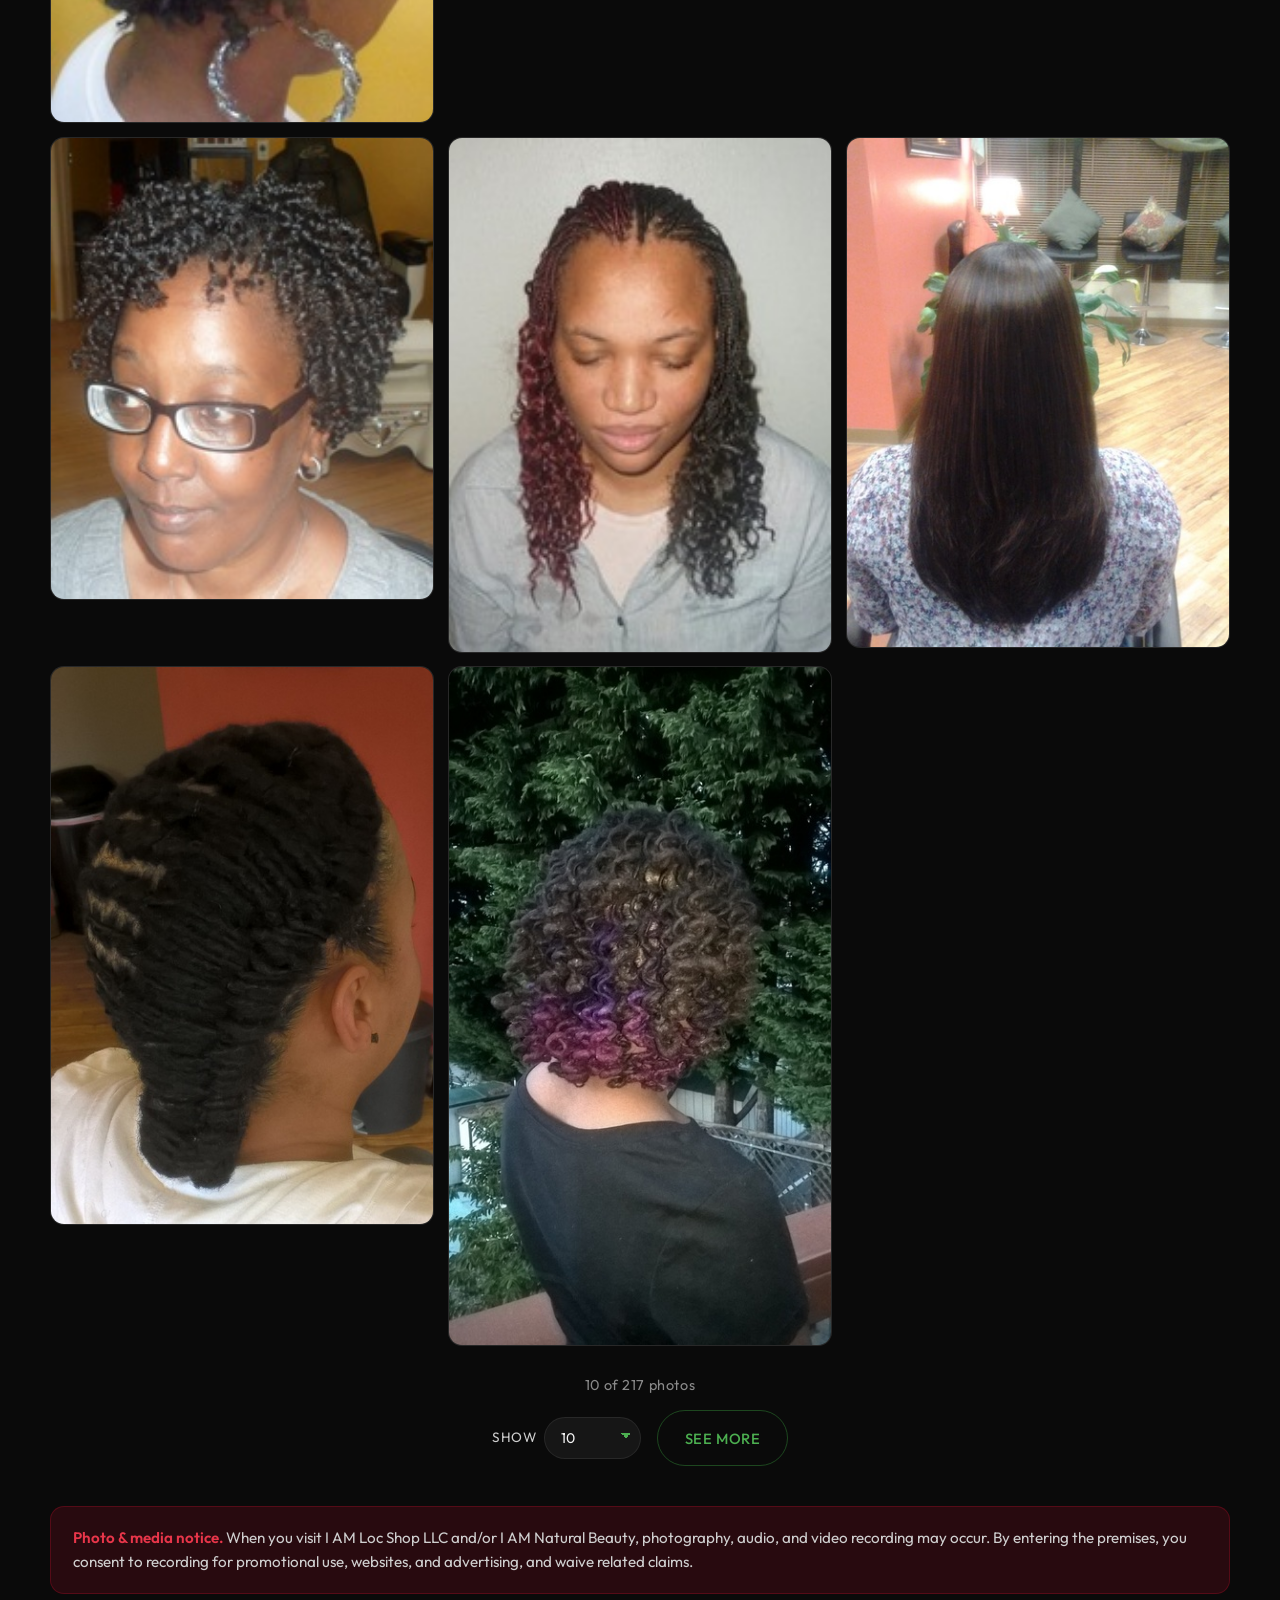
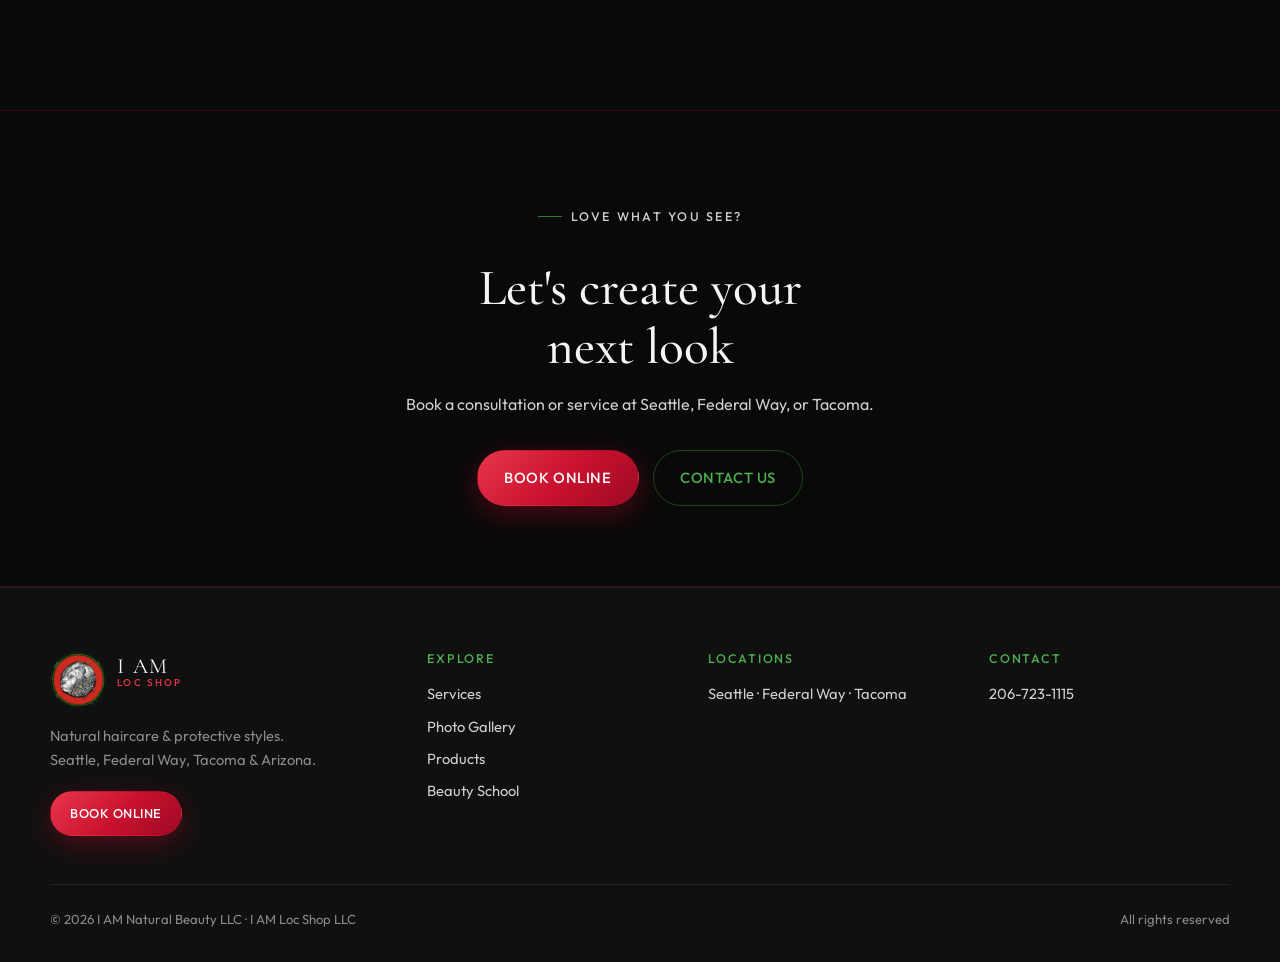
<file: gallery.html>
<!DOCTYPE html>
<html lang="en">
<head>
  <meta charset="UTF-8" />
  <meta name="viewport" content="width=device-width, initial-scale=1.0" />
  <title>Photo Gallery | I AM Loc Shop</title>
  <meta name="description" content="Portfolio of locs, dreadlocks, braids, twists, weaves, and natural styles from I AM Loc Shop in Seattle, Federal Way, and Tacoma." />
  <!-- Open Graph / Facebook -->
  <meta property="og:type" content="website" />
  <meta property="og:site_name" content="I AM Loc Shop" />
  <meta property="og:title" content="Photo Gallery | I AM Loc Shop" />
  <meta property="og:description" content="Portfolio of locs, dreadlocks, braids, twists, weaves, and natural styles from I AM Loc Shop in Seattle, Federal Way, and Tacoma." />
  <meta property="og:image" content="https://raw.githubusercontent.com/ralphngash/iamlocshop/main/assets/og-image.png" />
  <meta property="og:image:width" content="1200" />
  <meta property="og:image:height" content="630" />
  <meta property="og:image:alt" content="I AM Loc Shop logo" />
  <!-- Twitter -->
  <meta name="twitter:card" content="summary_large_image" />
  <meta name="twitter:title" content="Photo Gallery | I AM Loc Shop" />
  <meta name="twitter:description" content="Portfolio of locs, dreadlocks, braids, twists, weaves, and natural styles from I AM Loc Shop in Seattle, Federal Way, and Tacoma." />
  <meta name="twitter:image" content="https://raw.githubusercontent.com/ralphngash/iamlocshop/main/assets/og-image.png" />
  <link rel="preload" href="assets/fonts/Outfit-normal-400-28.woff2" as="font" type="font/woff2" crossorigin />
  <link rel="preload" href="assets/fonts/CormorantGaramond-normal-500-19.woff2" as="font" type="font/woff2" crossorigin />
  <link rel="stylesheet" href="css/fonts.css" />
  <link rel="stylesheet" href="css/styles.css" />
  <link rel="icon" href="assets/favicon-32.png" type="image/png" />
</head>
<body>
  <header class="site-header scrolled">
    <div class="header-inner">
      <a href="index.html" class="logo" aria-label="I AM Loc Shop home">
        <img src="assets/logo.svg" alt="I AM Loc Shop logo" width="52" height="52" />
        <div class="logo-text">I AM<span>Loc Shop</span></div>
      </a>
      <nav class="nav" aria-label="Primary">
        <a href="index.html">Home</a>
        <a href="services.html">Services</a>
        <a href="gallery.html" class="active">Gallery</a>
        <a href="products.html">Products</a>
        <a href="school.html">Beauty School</a>
        <a href="about.html">About</a>
        <a href="contact.html">Contact</a>
      </nav>
      <div class="header-cta">
        <a class="btn btn-primary btn-sm" href="https://app.salonrunner.com/customer/login.htm?id=27728" target="_blank" rel="noopener">Book Online</a>
        <button class="nav-toggle" type="button" aria-label="Open menu" aria-expanded="false"><span></span></button>
      </div>
    </div>
  </header>

  <main>
    <section class="page-hero">
      <div class="container">
        <p class="eyebrow">Portfolio</p>
        <h1>Photo gallery</h1>
        <p>Locs, dreadlocks, braids, Ghana braids, tree braids, starter locs, loc extensions, faux locs, flat irons, weaves, cornrows, children's styles, and more — available at all locations.</p>
        <div class="hero-actions" style="margin-top:1.5rem">
          <a class="btn btn-primary" href="https://app.salonrunner.com/customer/login.htm?id=27728" target="_blank" rel="noopener">Book Online</a>
          <a class="btn btn-outline" href="services.html">Browse services</a>
        </div>
      </div>
    </section>

    <section class="section">
      <div class="container">
                        <div class="gallery-grid reveal" id="gallery-grid" data-page-size="10">
          <figure class="gallery-item">
          <img src="assets/gallery/059bdb49-33a6-4e20-8fff-a44bdb781162.jpeg" alt="059Bdb49 33A6 4E20 8Fff A44bdb781162" loading="lazy" />
          <figcaption>059Bdb49 33A6 4E20 8Fff A44bdb781162</figcaption>
          </figure>
          <figure class="gallery-item">
          <img src="assets/gallery/095f04ce-8217-4622-a624-a6cb964fa253.jpeg" alt="095F04ce 8217 4622 A624 A6cb964fa253" loading="lazy" />
          <figcaption>095F04ce 8217 4622 A624 A6cb964fa253</figcaption>
          </figure>
          <figure class="gallery-item">
          <img src="assets/gallery/1105703.jpg" alt="1105703" loading="lazy" />
          <figcaption>1105703</figcaption>
          </figure>
          <figure class="gallery-item">
          <img src="assets/gallery/1245627.jpg" alt="1245627" loading="lazy" />
          <figcaption>1245627</figcaption>
          </figure>
          <figure class="gallery-item">
          <img src="assets/gallery/146378.jpg" alt="146378" loading="lazy" />
          <figcaption>146378</figcaption>
          </figure>
          <figure class="gallery-item">
          <img src="assets/gallery/1467189.jpg" alt="1467189" loading="lazy" />
          <figcaption>1467189</figcaption>
          </figure>
          <figure class="gallery-item">
          <img src="assets/gallery/1490359.jpg" alt="1490359" loading="lazy" />
          <figcaption>1490359</figcaption>
          </figure>
          <figure class="gallery-item">
          <img src="assets/gallery/1570388.jpg" alt="1570388" loading="lazy" />
          <figcaption>1570388</figcaption>
          </figure>
          <figure class="gallery-item">
          <img src="assets/gallery/1702826.jpg" alt="1702826" loading="lazy" />
          <figcaption>1702826</figcaption>
          </figure>
          <figure class="gallery-item">
          <img src="assets/gallery/2035618.jpg" alt="2035618" loading="lazy" />
          <figcaption>2035618</figcaption>
          </figure>
          <figure class="gallery-item is-hidden">
          <img src="assets/gallery/2075586.jpg" alt="2075586" loading="lazy" />
          <figcaption>2075586</figcaption>
          </figure>
          <figure class="gallery-item is-hidden">
          <img src="assets/gallery/2370596.jpg" alt="2370596" loading="lazy" />
          <figcaption>2370596</figcaption>
          </figure>
          <figure class="gallery-item is-hidden">
          <img src="assets/gallery/2683003.png" alt="2683003" loading="lazy" />
          <figcaption>2683003</figcaption>
          </figure>
          <figure class="gallery-item is-hidden">
          <img src="assets/gallery/2779311.jpg" alt="2779311" loading="lazy" />
          <figcaption>2779311</figcaption>
          </figure>
          <figure class="gallery-item is-hidden">
          <img src="assets/gallery/2996118.jpg" alt="2996118" loading="lazy" />
          <figcaption>2996118</figcaption>
          </figure>
          <figure class="gallery-item is-hidden">
          <img src="assets/gallery/305464.jpg" alt="305464" loading="lazy" />
          <figcaption>305464</figcaption>
          </figure>
          <figure class="gallery-item is-hidden">
          <img src="assets/gallery/3083913.jpg" alt="3083913" loading="lazy" />
          <figcaption>3083913</figcaption>
          </figure>
          <figure class="gallery-item is-hidden">
          <img src="assets/gallery/3246029.jpg" alt="3246029" loading="lazy" />
          <figcaption>3246029</figcaption>
          </figure>
          <figure class="gallery-item is-hidden">
          <img src="assets/gallery/3292933.jpg" alt="3292933" loading="lazy" />
          <figcaption>3292933</figcaption>
          </figure>
          <figure class="gallery-item is-hidden">
          <img src="assets/gallery/3301212.jpg" alt="3301212" loading="lazy" />
          <figcaption>3301212</figcaption>
          </figure>
          <figure class="gallery-item is-hidden">
          <img src="assets/gallery/3323787.jpg" alt="3323787" loading="lazy" />
          <figcaption>3323787</figcaption>
          </figure>
          <figure class="gallery-item is-hidden">
          <img src="assets/gallery/3368586.jpg" alt="3368586" loading="lazy" />
          <figcaption>3368586</figcaption>
          </figure>
          <figure class="gallery-item is-hidden">
          <img src="assets/gallery/3459333.jpg" alt="3459333" loading="lazy" />
          <figcaption>3459333</figcaption>
          </figure>
          <figure class="gallery-item is-hidden">
          <img src="assets/gallery/3587947.jpg" alt="3587947" loading="lazy" />
          <figcaption>3587947</figcaption>
          </figure>
          <figure class="gallery-item is-hidden">
          <img src="assets/gallery/3665352.jpg" alt="3665352" loading="lazy" />
          <figcaption>3665352</figcaption>
          </figure>
          <figure class="gallery-item is-hidden">
          <img src="assets/gallery/3676194.jpg" alt="3676194" loading="lazy" />
          <figcaption>3676194</figcaption>
          </figure>
          <figure class="gallery-item is-hidden">
          <img src="assets/gallery/3712027.jpg" alt="3712027" loading="lazy" />
          <figcaption>3712027</figcaption>
          </figure>
          <figure class="gallery-item is-hidden">
          <img src="assets/gallery/3779943.jpg" alt="3779943" loading="lazy" />
          <figcaption>3779943</figcaption>
          </figure>
          <figure class="gallery-item is-hidden">
          <img src="assets/gallery/3794587.jpg" alt="3794587" loading="lazy" />
          <figcaption>3794587</figcaption>
          </figure>
          <figure class="gallery-item is-hidden">
          <img src="assets/gallery/37e703b8-b1a8-4798-9c3a-4b6c12669ce6.jpeg" alt="37E703b8 B1a8 4798 9C3a 4B6c12669ce6" loading="lazy" />
          <figcaption>37E703b8 B1a8 4798 9C3a 4B6c12669ce6</figcaption>
          </figure>
          <figure class="gallery-item is-hidden">
          <img src="assets/gallery/3853609.jpg" alt="3853609" loading="lazy" />
          <figcaption>3853609</figcaption>
          </figure>
          <figure class="gallery-item is-hidden">
          <img src="assets/gallery/3902042.jpg" alt="3902042" loading="lazy" />
          <figcaption>3902042</figcaption>
          </figure>
          <figure class="gallery-item is-hidden">
          <img src="assets/gallery/3919d89d-8aac-4633-94e2-17d502ec534c.jpeg" alt="3919D89d 8Aac 4633 94E2 17D502ec534c" loading="lazy" />
          <figcaption>3919D89d 8Aac 4633 94E2 17D502ec534c</figcaption>
          </figure>
          <figure class="gallery-item is-hidden">
          <img src="assets/gallery/4280463.jpg" alt="4280463" loading="lazy" />
          <figcaption>4280463</figcaption>
          </figure>
          <figure class="gallery-item is-hidden">
          <img src="assets/gallery/4783467.jpg" alt="4783467" loading="lazy" />
          <figcaption>4783467</figcaption>
          </figure>
          <figure class="gallery-item is-hidden">
          <img src="assets/gallery/5050263.jpg" alt="5050263" loading="lazy" />
          <figcaption>5050263</figcaption>
          </figure>
          <figure class="gallery-item is-hidden">
          <img src="assets/gallery/5066466.jpg" alt="5066466" loading="lazy" />
          <figcaption>5066466</figcaption>
          </figure>
          <figure class="gallery-item is-hidden">
          <img src="assets/gallery/5076621.jpg" alt="5076621" loading="lazy" />
          <figcaption>5076621</figcaption>
          </figure>
          <figure class="gallery-item is-hidden">
          <img src="assets/gallery/5185879.jpg" alt="5185879" loading="lazy" />
          <figcaption>5185879</figcaption>
          </figure>
          <figure class="gallery-item is-hidden">
          <img src="assets/gallery/521254.jpg" alt="521254" loading="lazy" />
          <figcaption>521254</figcaption>
          </figure>
          <figure class="gallery-item is-hidden">
          <img src="assets/gallery/5214595.jpg" alt="5214595" loading="lazy" />
          <figcaption>5214595</figcaption>
          </figure>
          <figure class="gallery-item is-hidden">
          <img src="assets/gallery/531965.jpg" alt="531965" loading="lazy" />
          <figcaption>531965</figcaption>
          </figure>
          <figure class="gallery-item is-hidden">
          <img src="assets/gallery/5371361.jpg" alt="5371361" loading="lazy" />
          <figcaption>5371361</figcaption>
          </figure>
          <figure class="gallery-item is-hidden">
          <img src="assets/gallery/5488034.jpg" alt="5488034" loading="lazy" />
          <figcaption>5488034</figcaption>
          </figure>
          <figure class="gallery-item is-hidden">
          <img src="assets/gallery/5632650.jpg" alt="5632650" loading="lazy" />
          <figcaption>5632650</figcaption>
          </figure>
          <figure class="gallery-item is-hidden">
          <img src="assets/gallery/5687233.jpg" alt="5687233" loading="lazy" />
          <figcaption>5687233</figcaption>
          </figure>
          <figure class="gallery-item is-hidden">
          <img src="assets/gallery/5695483.jpg" alt="5695483" loading="lazy" />
          <figcaption>5695483</figcaption>
          </figure>
          <figure class="gallery-item is-hidden">
          <img src="assets/gallery/5742120.jpg" alt="5742120" loading="lazy" />
          <figcaption>5742120</figcaption>
          </figure>
          <figure class="gallery-item is-hidden">
          <img src="assets/gallery/5742379.jpg" alt="5742379" loading="lazy" />
          <figcaption>5742379</figcaption>
          </figure>
          <figure class="gallery-item is-hidden">
          <img src="assets/gallery/5806530.jpg" alt="5806530" loading="lazy" />
          <figcaption>5806530</figcaption>
          </figure>
          <figure class="gallery-item is-hidden">
          <img src="assets/gallery/5819264.jpg" alt="5819264" loading="lazy" />
          <figcaption>5819264</figcaption>
          </figure>
          <figure class="gallery-item is-hidden">
          <img src="assets/gallery/5959330.jpg" alt="5959330" loading="lazy" />
          <figcaption>5959330</figcaption>
          </figure>
          <figure class="gallery-item is-hidden">
          <img src="assets/gallery/6139086.jpg" alt="6139086" loading="lazy" />
          <figcaption>6139086</figcaption>
          </figure>
          <figure class="gallery-item is-hidden">
          <img src="assets/gallery/6203042.jpg" alt="6203042" loading="lazy" />
          <figcaption>6203042</figcaption>
          </figure>
          <figure class="gallery-item is-hidden">
          <img src="assets/gallery/6222820.jpg" alt="6222820" loading="lazy" />
          <figcaption>6222820</figcaption>
          </figure>
          <figure class="gallery-item is-hidden">
          <img src="assets/gallery/6321686.jpg" alt="6321686" loading="lazy" />
          <figcaption>6321686</figcaption>
          </figure>
          <figure class="gallery-item is-hidden">
          <img src="assets/gallery/6323860.jpg" alt="6323860" loading="lazy" />
          <figcaption>6323860</figcaption>
          </figure>
          <figure class="gallery-item is-hidden">
          <img src="assets/gallery/6377195.jpg" alt="6377195" loading="lazy" />
          <figcaption>6377195</figcaption>
          </figure>
          <figure class="gallery-item is-hidden">
          <img src="assets/gallery/6530556.jpg" alt="6530556" loading="lazy" />
          <figcaption>6530556</figcaption>
          </figure>
          <figure class="gallery-item is-hidden">
          <img src="assets/gallery/6735839.jpg" alt="6735839" loading="lazy" />
          <figcaption>6735839</figcaption>
          </figure>
          <figure class="gallery-item is-hidden">
          <img src="assets/gallery/6824512.jpg" alt="6824512" loading="lazy" />
          <figcaption>6824512</figcaption>
          </figure>
          <figure class="gallery-item is-hidden">
          <img src="assets/gallery/6b178d51-fbce-4b42-910e-d55ded40b0bf.jpeg" alt="6B178d51 Fbce 4B42 910E D55ded40b0bf" loading="lazy" />
          <figcaption>6B178d51 Fbce 4B42 910E D55ded40b0bf</figcaption>
          </figure>
          <figure class="gallery-item is-hidden">
          <img src="assets/gallery/7016486.jpg" alt="7016486" loading="lazy" />
          <figcaption>7016486</figcaption>
          </figure>
          <figure class="gallery-item is-hidden">
          <img src="assets/gallery/7078871.jpg" alt="7078871" loading="lazy" />
          <figcaption>7078871</figcaption>
          </figure>
          <figure class="gallery-item is-hidden">
          <img src="assets/gallery/722858.jpg" alt="722858" loading="lazy" />
          <figcaption>722858</figcaption>
          </figure>
          <figure class="gallery-item is-hidden">
          <img src="assets/gallery/7311792.jpg" alt="7311792" loading="lazy" />
          <figcaption>7311792</figcaption>
          </figure>
          <figure class="gallery-item is-hidden">
          <img src="assets/gallery/7356828.jpg" alt="7356828" loading="lazy" />
          <figcaption>7356828</figcaption>
          </figure>
          <figure class="gallery-item is-hidden">
          <img src="assets/gallery/7512229.jpg" alt="7512229" loading="lazy" />
          <figcaption>7512229</figcaption>
          </figure>
          <figure class="gallery-item is-hidden">
          <img src="assets/gallery/7579769.jpg" alt="7579769" loading="lazy" />
          <figcaption>7579769</figcaption>
          </figure>
          <figure class="gallery-item is-hidden">
          <img src="assets/gallery/7633212.jpg" alt="7633212" loading="lazy" />
          <figcaption>7633212</figcaption>
          </figure>
          <figure class="gallery-item is-hidden">
          <img src="assets/gallery/770802.jpeg" alt="770802" loading="lazy" />
          <figcaption>770802</figcaption>
          </figure>
          <figure class="gallery-item is-hidden">
          <img src="assets/gallery/7782518.jpg" alt="7782518" loading="lazy" />
          <figcaption>7782518</figcaption>
          </figure>
          <figure class="gallery-item is-hidden">
          <img src="assets/gallery/7786865.jpg" alt="7786865" loading="lazy" />
          <figcaption>7786865</figcaption>
          </figure>
          <figure class="gallery-item is-hidden">
          <img src="assets/gallery/7852458.jpg" alt="7852458" loading="lazy" />
          <figcaption>7852458</figcaption>
          </figure>
          <figure class="gallery-item is-hidden">
          <img src="assets/gallery/7937669.jpg" alt="7937669" loading="lazy" />
          <figcaption>7937669</figcaption>
          </figure>
          <figure class="gallery-item is-hidden">
          <img src="assets/gallery/802752.jpg" alt="802752" loading="lazy" />
          <figcaption>802752</figcaption>
          </figure>
          <figure class="gallery-item is-hidden">
          <img src="assets/gallery/8115001.jpg" alt="8115001" loading="lazy" />
          <figcaption>8115001</figcaption>
          </figure>
          <figure class="gallery-item is-hidden">
          <img src="assets/gallery/8127781.jpg" alt="8127781" loading="lazy" />
          <figcaption>8127781</figcaption>
          </figure>
          <figure class="gallery-item is-hidden">
          <img src="assets/gallery/8209711.jpg" alt="8209711" loading="lazy" />
          <figcaption>8209711</figcaption>
          </figure>
          <figure class="gallery-item is-hidden">
          <img src="assets/gallery/821a6074-3ca0-46af-8938-222c870e7ec2.jpeg" alt="821A6074 3Ca0 46Af 8938 222C870e7ec2" loading="lazy" />
          <figcaption>821A6074 3Ca0 46Af 8938 222C870e7ec2</figcaption>
          </figure>
          <figure class="gallery-item is-hidden">
          <img src="assets/gallery/8284738.jpg" alt="8284738" loading="lazy" />
          <figcaption>8284738</figcaption>
          </figure>
          <figure class="gallery-item is-hidden">
          <img src="assets/gallery/869174.jpg" alt="869174" loading="lazy" />
          <figcaption>869174</figcaption>
          </figure>
          <figure class="gallery-item is-hidden">
          <img src="assets/gallery/8702970.jpg" alt="8702970" loading="lazy" />
          <figcaption>8702970</figcaption>
          </figure>
          <figure class="gallery-item is-hidden">
          <img src="assets/gallery/8858659.jpg" alt="8858659" loading="lazy" />
          <figcaption>8858659</figcaption>
          </figure>
          <figure class="gallery-item is-hidden">
          <img src="assets/gallery/888772.jpg" alt="888772" loading="lazy" />
          <figcaption>888772</figcaption>
          </figure>
          <figure class="gallery-item is-hidden">
          <img src="assets/gallery/8932103.jpg" alt="8932103" loading="lazy" />
          <figcaption>8932103</figcaption>
          </figure>
          <figure class="gallery-item is-hidden">
          <img src="assets/gallery/8935877.jpg" alt="8935877" loading="lazy" />
          <figcaption>8935877</figcaption>
          </figure>
          <figure class="gallery-item is-hidden">
          <img src="assets/gallery/8966124.jpg" alt="8966124" loading="lazy" />
          <figcaption>8966124</figcaption>
          </figure>
          <figure class="gallery-item is-hidden">
          <img src="assets/gallery/8969741.jpg" alt="8969741" loading="lazy" />
          <figcaption>8969741</figcaption>
          </figure>
          <figure class="gallery-item is-hidden">
          <img src="assets/gallery/8977347.jpg" alt="8977347" loading="lazy" />
          <figcaption>8977347</figcaption>
          </figure>
          <figure class="gallery-item is-hidden">
          <img src="assets/gallery/8b0eab21-c22a-4843-a12b-88052d264bd1.jpeg" alt="8B0eab21 C22a 4843 A12b 88052D264bd1" loading="lazy" />
          <figcaption>8B0eab21 C22a 4843 A12b 88052D264bd1</figcaption>
          </figure>
          <figure class="gallery-item is-hidden">
          <img src="assets/gallery/9287040.jpg" alt="9287040" loading="lazy" />
          <figcaption>9287040</figcaption>
          </figure>
          <figure class="gallery-item is-hidden">
          <img src="assets/gallery/9349608.jpg" alt="9349608" loading="lazy" />
          <figcaption>9349608</figcaption>
          </figure>
          <figure class="gallery-item is-hidden">
          <img src="assets/gallery/9454894.jpg" alt="9454894" loading="lazy" />
          <figcaption>9454894</figcaption>
          </figure>
          <figure class="gallery-item is-hidden">
          <img src="assets/gallery/9479563.jpg" alt="9479563" loading="lazy" />
          <figcaption>9479563</figcaption>
          </figure>
          <figure class="gallery-item is-hidden">
          <img src="assets/gallery/9489734.jpg" alt="9489734" loading="lazy" />
          <figcaption>9489734</figcaption>
          </figure>
          <figure class="gallery-item is-hidden">
          <img src="assets/gallery/94f46263-7197-4599-9904-a4f17d37bfcf.jpeg" alt="94F46263 7197 4599 9904 A4f17d37bfcf" loading="lazy" />
          <figcaption>94F46263 7197 4599 9904 A4f17d37bfcf</figcaption>
          </figure>
          <figure class="gallery-item is-hidden">
          <img src="assets/gallery/9565410.jpg" alt="9565410" loading="lazy" />
          <figcaption>9565410</figcaption>
          </figure>
          <figure class="gallery-item is-hidden">
          <img src="assets/gallery/9634098.jpg" alt="9634098" loading="lazy" />
          <figcaption>9634098</figcaption>
          </figure>
          <figure class="gallery-item is-hidden">
          <img src="assets/gallery/9796959.jpg" alt="9796959" loading="lazy" />
          <figcaption>9796959</figcaption>
          </figure>
          <figure class="gallery-item is-hidden">
          <img src="assets/gallery/a10a473d-efce-4b18-9e13-8450a7204c89_orig.jpg" alt="A10a473d Efce 4B18 9E13 8450A7204c89 ..." loading="lazy" />
          <figcaption>A10a473d Efce 4B18 9E13 8450A7204c89 ...</figcaption>
          </figure>
          <figure class="gallery-item is-hidden">
          <img src="assets/gallery/a2348379-c80b-4814-ba0e-61ab4c83b20b.jpeg" alt="A2348379 C80b 4814 Ba0e 61Ab4c83b20b" loading="lazy" />
          <figcaption>A2348379 C80b 4814 Ba0e 61Ab4c83b20b</figcaption>
          </figure>
          <figure class="gallery-item is-hidden">
          <img src="assets/gallery/a97c0f23-df13-4ef6-92e1-7faa4753dfc8.jpeg" alt="A97c0f23 Df13 4Ef6 92E1 7Faa4753dfc8" loading="lazy" />
          <figcaption>A97c0f23 Df13 4Ef6 92E1 7Faa4753dfc8</figcaption>
          </figure>
          <figure class="gallery-item is-hidden">
          <img src="assets/gallery/az-loc-photo-10.jpg" alt="Az Loc Photo 10" loading="lazy" />
          <figcaption>Az Loc Photo 10</figcaption>
          </figure>
          <figure class="gallery-item is-hidden">
          <img src="assets/gallery/b72dcbdd-311c-4ef0-94c8-ba828fe60a59.jpeg" alt="B72dcbdd 311C 4Ef0 94C8 Ba828fe60a59" loading="lazy" />
          <figcaption>B72dcbdd 311C 4Ef0 94C8 Ba828fe60a59</figcaption>
          </figure>
          <figure class="gallery-item is-hidden">
          <img src="assets/gallery/b8e546df-e242-4a8e-bcc7-6c75814758d1.jpeg" alt="B8e546df E242 4A8e Bcc7 6C75814758d1" loading="lazy" />
          <figcaption>B8e546df E242 4A8e Bcc7 6C75814758d1</figcaption>
          </figure>
          <figure class="gallery-item is-hidden">
          <img src="assets/gallery/braid-collage.jpg" alt="Braid Collage" loading="lazy" />
          <figcaption>Braid Collage</figcaption>
          </figure>
          <figure class="gallery-item is-hidden">
          <img src="assets/gallery/braid-collage-1.jpg" alt="Braid Collage 1" loading="lazy" />
          <figcaption>Braid Collage 1</figcaption>
          </figure>
          <figure class="gallery-item is-hidden">
          <img src="assets/gallery/braid-collage-2.jpg" alt="Braid Collage 2" loading="lazy" />
          <figcaption>Braid Collage 2</figcaption>
          </figure>
          <figure class="gallery-item is-hidden">
          <img src="assets/gallery/braid-pic-1.jpg" alt="Braid Pic 1" loading="lazy" />
          <figcaption>Braid Pic 1</figcaption>
          </figure>
          <figure class="gallery-item is-hidden">
          <img src="assets/gallery/braid-pic-11.jpg" alt="Braid Pic 11" loading="lazy" />
          <figcaption>Braid Pic 11</figcaption>
          </figure>
          <figure class="gallery-item is-hidden">
          <img src="assets/gallery/braid-pic-12.jpg" alt="Braid Pic 12" loading="lazy" />
          <figcaption>Braid Pic 12</figcaption>
          </figure>
          <figure class="gallery-item is-hidden">
          <img src="assets/gallery/braid-pic-13.jpg" alt="Braid Pic 13" loading="lazy" />
          <figcaption>Braid Pic 13</figcaption>
          </figure>
          <figure class="gallery-item is-hidden">
          <img src="assets/gallery/braid-pic-16.jpg" alt="Braid Pic 16" loading="lazy" />
          <figcaption>Braid Pic 16</figcaption>
          </figure>
          <figure class="gallery-item is-hidden">
          <img src="assets/gallery/braid-pic-2.jpg" alt="Braid Pic 2" loading="lazy" />
          <figcaption>Braid Pic 2</figcaption>
          </figure>
          <figure class="gallery-item is-hidden">
          <img src="assets/gallery/braid-pic-3.jpg" alt="Braid Pic 3" loading="lazy" />
          <figcaption>Braid Pic 3</figcaption>
          </figure>
          <figure class="gallery-item is-hidden">
          <img src="assets/gallery/braid-pic-4.jpg" alt="Braid Pic 4" loading="lazy" />
          <figcaption>Braid Pic 4</figcaption>
          </figure>
          <figure class="gallery-item is-hidden">
          <img src="assets/gallery/braid-pic-5.jpg" alt="Braid Pic 5" loading="lazy" />
          <figcaption>Braid Pic 5</figcaption>
          </figure>
          <figure class="gallery-item is-hidden">
          <img src="assets/gallery/braid-pic-6.jpg" alt="Braid Pic 6" loading="lazy" />
          <figcaption>Braid Pic 6</figcaption>
          </figure>
          <figure class="gallery-item is-hidden">
          <img src="assets/gallery/braid-pic-7.jpg" alt="Braid Pic 7" loading="lazy" />
          <figcaption>Braid Pic 7</figcaption>
          </figure>
          <figure class="gallery-item is-hidden">
          <img src="assets/gallery/c129e653-6c29-45e9-9fff-569360ee73b7.jpeg" alt="C129e653 6C29 45E9 9Fff 569360Ee73b7" loading="lazy" />
          <figcaption>C129e653 6C29 45E9 9Fff 569360Ee73b7</figcaption>
          </figure>
          <figure class="gallery-item is-hidden">
          <img src="assets/gallery/c238620e-4c4f-405e-a6a5-5b24f0fccd90.jpeg" alt="C238620e 4C4f 405E A6a5 5B24f0fccd90" loading="lazy" />
          <figcaption>C238620e 4C4f 405E A6a5 5B24f0fccd90</figcaption>
          </figure>
          <figure class="gallery-item is-hidden">
          <img src="assets/gallery/c972f456-a1fb-4439-a946-c31ca08340d6.jpeg" alt="C972f456 A1fb 4439 A946 C31ca08340d6" loading="lazy" />
          <figcaption>C972f456 A1fb 4439 A946 C31ca08340d6</figcaption>
          </figure>
          <figure class="gallery-item is-hidden">
          <img src="assets/gallery/collage-loc-petal-style.jpg" alt="Collage Loc Petal Style" loading="lazy" />
          <figcaption>Collage Loc Petal Style</figcaption>
          </figure>
          <figure class="gallery-item is-hidden">
          <img src="assets/gallery/collage-loc-style.jpg" alt="Collage Loc Style" loading="lazy" />
          <figcaption>Collage Loc Style</figcaption>
          </figure>
          <figure class="gallery-item is-hidden">
          <img src="assets/gallery/collage-loc-updo.jpg" alt="Collage Loc Updo" loading="lazy" />
          <figcaption>Collage Loc Updo</figcaption>
          </figure>
          <figure class="gallery-item is-hidden">
          <img src="assets/gallery/collage-micro-braids-locs.jpg" alt="Collage Micro Braids Locs" loading="lazy" />
          <figcaption>Collage Micro Braids Locs</figcaption>
          </figure>
          <figure class="gallery-item is-hidden">
          <img src="assets/gallery/collage-red-loc-style.jpg" alt="Collage Red Loc Style" loading="lazy" />
          <figcaption>Collage Red Loc Style</figcaption>
          </figure>
          <figure class="gallery-item is-hidden">
          <img src="assets/gallery/collage-sisterlock-extension.jpg" alt="Collage Sisterlock Extension" loading="lazy" />
          <figcaption>Collage Sisterlock Extension</figcaption>
          </figure>
          <figure class="gallery-item is-hidden">
          <img src="assets/gallery/collage-sisterlocks.jpg" alt="Collage Sisterlocks" loading="lazy" />
          <figcaption>Collage Sisterlocks</figcaption>
          </figure>
          <figure class="gallery-item is-hidden">
          <img src="assets/gallery/collage-sunnas-pics.jpg" alt="Collage Sunnas Pics" loading="lazy" />
          <figcaption>Collage Sunnas Pics</figcaption>
          </figure>
          <figure class="gallery-item is-hidden">
          <img src="assets/gallery/db39983f-acf2-48ea-ab36-7710056c9b77.jpeg" alt="Db39983f Acf2 48Ea Ab36 7710056C9b77" loading="lazy" />
          <figcaption>Db39983f Acf2 48Ea Ab36 7710056C9b77</figcaption>
          </figure>
          <figure class="gallery-item is-hidden">
          <img src="assets/gallery/e3473a13-fa6d-4bd8-8efd-42b08f48b63c.jpeg" alt="E3473a13 Fa6d 4Bd8 8Efd 42B08f48b63c" loading="lazy" />
          <figcaption>E3473a13 Fa6d 4Bd8 8Efd 42B08f48b63c</figcaption>
          </figure>
          <figure class="gallery-item is-hidden">
          <img src="assets/gallery/ec43187a-e6e5-44fc-bcc6-36aacc9e95f6.jpeg" alt="Ec43187a E6e5 44Fc Bcc6 36Aacc9e95f6" loading="lazy" />
          <figcaption>Ec43187a E6e5 44Fc Bcc6 36Aacc9e95f6</figcaption>
          </figure>
          <figure class="gallery-item is-hidden">
          <img src="assets/gallery/ef42d5e1-8e97-4f0b-a243-144caed16534.jpeg" alt="Ef42d5e1 8E97 4F0b A243 144Caed16534" loading="lazy" />
          <figcaption>Ef42d5e1 8E97 4F0b A243 144Caed16534</figcaption>
          </figure>
          <figure class="gallery-item is-hidden">
          <img src="assets/gallery/instagram-photo-16.jpg" alt="Instagram Photo 16" loading="lazy" />
          <figcaption>Instagram Photo 16</figcaption>
          </figure>
          <figure class="gallery-item is-hidden">
          <img src="assets/gallery/instagram-photo-17.jpg" alt="Instagram Photo 17" loading="lazy" />
          <figcaption>Instagram Photo 17</figcaption>
          </figure>
          <figure class="gallery-item is-hidden">
          <img src="assets/gallery/instagram-photo-19.jpg" alt="Instagram Photo 19" loading="lazy" />
          <figcaption>Instagram Photo 19</figcaption>
          </figure>
          <figure class="gallery-item is-hidden">
          <img src="assets/gallery/instagram-photo-20.jpg" alt="Instagram Photo 20" loading="lazy" />
          <figcaption>Instagram Photo 20</figcaption>
          </figure>
          <figure class="gallery-item is-hidden">
          <img src="assets/gallery/instagram-photo-21.jpg" alt="Instagram Photo 21" loading="lazy" />
          <figcaption>Instagram Photo 21</figcaption>
          </figure>
          <figure class="gallery-item is-hidden">
          <img src="assets/gallery/instagram-photo-22.jpg" alt="Instagram Photo 22" loading="lazy" />
          <figcaption>Instagram Photo 22</figcaption>
          </figure>
          <figure class="gallery-item is-hidden">
          <img src="assets/gallery/instagram-photo-23.jpg" alt="Instagram Photo 23" loading="lazy" />
          <figcaption>Instagram Photo 23</figcaption>
          </figure>
          <figure class="gallery-item is-hidden">
          <img src="assets/gallery/instagram-photo-33.jpg" alt="Instagram Photo 33" loading="lazy" />
          <figcaption>Instagram Photo 33</figcaption>
          </figure>
          <figure class="gallery-item is-hidden">
          <img src="assets/gallery/instagram-photo-34.jpg" alt="Instagram Photo 34" loading="lazy" />
          <figcaption>Instagram Photo 34</figcaption>
          </figure>
          <figure class="gallery-item is-hidden">
          <img src="assets/gallery/loc-collage.jpg" alt="Loc Collage" loading="lazy" />
          <figcaption>Loc Collage</figcaption>
          </figure>
          <figure class="gallery-item is-hidden">
          <img src="assets/gallery/loc-extension-collage.jpg" alt="Loc Extension Collage" loading="lazy" />
          <figcaption>Loc Extension Collage</figcaption>
          </figure>
          <figure class="gallery-item is-hidden">
          <img src="assets/gallery/loc-pic.jpg" alt="Loc Pic" loading="lazy" />
          <figcaption>Loc Pic</figcaption>
          </figure>
          <figure class="gallery-item is-hidden">
          <img src="assets/gallery/loc-pic-11.jpg" alt="Loc Pic 11" loading="lazy" />
          <figcaption>Loc Pic 11</figcaption>
          </figure>
          <figure class="gallery-item is-hidden">
          <img src="assets/gallery/loc-pic-12.jpg" alt="Loc Pic 12" loading="lazy" />
          <figcaption>Loc Pic 12</figcaption>
          </figure>
          <figure class="gallery-item is-hidden">
          <img src="assets/gallery/loc-pic-13.jpg" alt="Loc Pic 13" loading="lazy" />
          <figcaption>Loc Pic 13</figcaption>
          </figure>
          <figure class="gallery-item is-hidden">
          <img src="assets/gallery/loc-pic-14.jpg" alt="Loc Pic 14" loading="lazy" />
          <figcaption>Loc Pic 14</figcaption>
          </figure>
          <figure class="gallery-item is-hidden">
          <img src="assets/gallery/loc-pic-15.jpg" alt="Loc Pic 15" loading="lazy" />
          <figcaption>Loc Pic 15</figcaption>
          </figure>
          <figure class="gallery-item is-hidden">
          <img src="assets/gallery/loc-pic-20.jpg" alt="Loc Pic 20" loading="lazy" />
          <figcaption>Loc Pic 20</figcaption>
          </figure>
          <figure class="gallery-item is-hidden">
          <img src="assets/gallery/loc-pic-23.jpg" alt="Loc Pic 23" loading="lazy" />
          <figcaption>Loc Pic 23</figcaption>
          </figure>
          <figure class="gallery-item is-hidden">
          <img src="assets/gallery/loc-pic-24.jpg" alt="Loc Pic 24" loading="lazy" />
          <figcaption>Loc Pic 24</figcaption>
          </figure>
          <figure class="gallery-item is-hidden">
          <img src="assets/gallery/loc-pic-25.jpg" alt="Loc Pic 25" loading="lazy" />
          <figcaption>Loc Pic 25</figcaption>
          </figure>
          <figure class="gallery-item is-hidden">
          <img src="assets/gallery/loc-pic-26.jpg" alt="Loc Pic 26" loading="lazy" />
          <figcaption>Loc Pic 26</figcaption>
          </figure>
          <figure class="gallery-item is-hidden">
          <img src="assets/gallery/loc-pic-27.jpg" alt="Loc Pic 27" loading="lazy" />
          <figcaption>Loc Pic 27</figcaption>
          </figure>
          <figure class="gallery-item is-hidden">
          <img src="assets/gallery/loc-pic-28.jpg" alt="Loc Pic 28" loading="lazy" />
          <figcaption>Loc Pic 28</figcaption>
          </figure>
          <figure class="gallery-item is-hidden">
          <img src="assets/gallery/loc-pic-29.jpg" alt="Loc Pic 29" loading="lazy" />
          <figcaption>Loc Pic 29</figcaption>
          </figure>
          <figure class="gallery-item is-hidden">
          <img src="assets/gallery/loc-pic-30.jpg" alt="Loc Pic 30" loading="lazy" />
          <figcaption>Loc Pic 30</figcaption>
          </figure>
          <figure class="gallery-item is-hidden">
          <img src="assets/gallery/loc-pic-34.jpg" alt="Loc Pic 34" loading="lazy" />
          <figcaption>Loc Pic 34</figcaption>
          </figure>
          <figure class="gallery-item is-hidden">
          <img src="assets/gallery/loc-pic-35.jpg" alt="Loc Pic 35" loading="lazy" />
          <figcaption>Loc Pic 35</figcaption>
          </figure>
          <figure class="gallery-item is-hidden">
          <img src="assets/gallery/loc-pic-37.jpg" alt="Loc Pic 37" loading="lazy" />
          <figcaption>Loc Pic 37</figcaption>
          </figure>
          <figure class="gallery-item is-hidden">
          <img src="assets/gallery/loc-pic-46.jpg" alt="Loc Pic 46" loading="lazy" />
          <figcaption>Loc Pic 46</figcaption>
          </figure>
          <figure class="gallery-item is-hidden">
          <img src="assets/gallery/loc-pic-47.jpg" alt="Loc Pic 47" loading="lazy" />
          <figcaption>Loc Pic 47</figcaption>
          </figure>
          <figure class="gallery-item is-hidden">
          <img src="assets/gallery/loc-pic-48.jpg" alt="Loc Pic 48" loading="lazy" />
          <figcaption>Loc Pic 48</figcaption>
          </figure>
          <figure class="gallery-item is-hidden">
          <img src="assets/gallery/loc-pic-50.jpg" alt="Loc Pic 50" loading="lazy" />
          <figcaption>Loc Pic 50</figcaption>
          </figure>
          <figure class="gallery-item is-hidden">
          <img src="assets/gallery/loc-pic-51.jpg" alt="Loc Pic 51" loading="lazy" />
          <figcaption>Loc Pic 51</figcaption>
          </figure>
          <figure class="gallery-item is-hidden">
          <img src="assets/gallery/loc-pic-52.jpg" alt="Loc Pic 52" loading="lazy" />
          <figcaption>Loc Pic 52</figcaption>
          </figure>
          <figure class="gallery-item is-hidden">
          <img src="assets/gallery/loc-pic-53.jpg" alt="Loc Pic 53" loading="lazy" />
          <figcaption>Loc Pic 53</figcaption>
          </figure>
          <figure class="gallery-item is-hidden">
          <img src="assets/gallery/loc-pic-54.jpg" alt="Loc Pic 54" loading="lazy" />
          <figcaption>Loc Pic 54</figcaption>
          </figure>
          <figure class="gallery-item is-hidden">
          <img src="assets/gallery/loc-profile-picd-2021.jpg" alt="Loc Profile Picd 2021" loading="lazy" />
          <figcaption>Loc Profile Picd 2021</figcaption>
          </figure>
          <figure class="gallery-item is-hidden">
          <img src="assets/gallery/logo-pic-1.jpg" alt="Logo Pic 1" loading="lazy" />
          <figcaption>Logo Pic 1</figcaption>
          </figure>
          <figure class="gallery-item is-hidden">
          <img src="assets/gallery/logo-pic-10.jpg" alt="Logo Pic 10" loading="lazy" />
          <figcaption>Logo Pic 10</figcaption>
          </figure>
          <figure class="gallery-item is-hidden">
          <img src="assets/gallery/logo-pic-11.jpg" alt="Logo Pic 11" loading="lazy" />
          <figcaption>Logo Pic 11</figcaption>
          </figure>
          <figure class="gallery-item is-hidden">
          <img src="assets/gallery/logo-pic-12.jpg" alt="Logo Pic 12" loading="lazy" />
          <figcaption>Logo Pic 12</figcaption>
          </figure>
          <figure class="gallery-item is-hidden">
          <img src="assets/gallery/logo-pic-13.jpg" alt="Logo Pic 13" loading="lazy" />
          <figcaption>Logo Pic 13</figcaption>
          </figure>
          <figure class="gallery-item is-hidden">
          <img src="assets/gallery/logo-pic-14.jpg" alt="Logo Pic 14" loading="lazy" />
          <figcaption>Logo Pic 14</figcaption>
          </figure>
          <figure class="gallery-item is-hidden">
          <img src="assets/gallery/logo-pic-15.jpg" alt="Logo Pic 15" loading="lazy" />
          <figcaption>Logo Pic 15</figcaption>
          </figure>
          <figure class="gallery-item is-hidden">
          <img src="assets/gallery/logo-pic-16.jpg" alt="Logo Pic 16" loading="lazy" />
          <figcaption>Logo Pic 16</figcaption>
          </figure>
          <figure class="gallery-item is-hidden">
          <img src="assets/gallery/logo-pic-17.jpg" alt="Logo Pic 17" loading="lazy" />
          <figcaption>Logo Pic 17</figcaption>
          </figure>
          <figure class="gallery-item is-hidden">
          <img src="assets/gallery/logo-pic-18.jpg" alt="Logo Pic 18" loading="lazy" />
          <figcaption>Logo Pic 18</figcaption>
          </figure>
          <figure class="gallery-item is-hidden">
          <img src="assets/gallery/logo-pic-19.jpg" alt="Logo Pic 19" loading="lazy" />
          <figcaption>Logo Pic 19</figcaption>
          </figure>
          <figure class="gallery-item is-hidden">
          <img src="assets/gallery/logo-pic-2.jpg" alt="Logo Pic 2" loading="lazy" />
          <figcaption>Logo Pic 2</figcaption>
          </figure>
          <figure class="gallery-item is-hidden">
          <img src="assets/gallery/logo-pic-20.jpg" alt="Logo Pic 20" loading="lazy" />
          <figcaption>Logo Pic 20</figcaption>
          </figure>
          <figure class="gallery-item is-hidden">
          <img src="assets/gallery/logo-pic-21.jpg" alt="Logo Pic 21" loading="lazy" />
          <figcaption>Logo Pic 21</figcaption>
          </figure>
          <figure class="gallery-item is-hidden">
          <img src="assets/gallery/logo-pic-22.jpg" alt="Logo Pic 22" loading="lazy" />
          <figcaption>Logo Pic 22</figcaption>
          </figure>
          <figure class="gallery-item is-hidden">
          <img src="assets/gallery/logo-pic-3.jpg" alt="Logo Pic 3" loading="lazy" />
          <figcaption>Logo Pic 3</figcaption>
          </figure>
          <figure class="gallery-item is-hidden">
          <img src="assets/gallery/logo-pic-4.jpg" alt="Logo Pic 4" loading="lazy" />
          <figcaption>Logo Pic 4</figcaption>
          </figure>
          <figure class="gallery-item is-hidden">
          <img src="assets/gallery/logo-pic-5.jpg" alt="Logo Pic 5" loading="lazy" />
          <figcaption>Logo Pic 5</figcaption>
          </figure>
          <figure class="gallery-item is-hidden">
          <img src="assets/gallery/logo-pic-6.jpg" alt="Logo Pic 6" loading="lazy" />
          <figcaption>Logo Pic 6</figcaption>
          </figure>
          <figure class="gallery-item is-hidden">
          <img src="assets/gallery/logo-pic-7.jpg" alt="Logo Pic 7" loading="lazy" />
          <figcaption>Logo Pic 7</figcaption>
          </figure>
          <figure class="gallery-item is-hidden">
          <img src="assets/gallery/logo-pic-8.jpg" alt="Logo Pic 8" loading="lazy" />
          <figcaption>Logo Pic 8</figcaption>
          </figure>
          <figure class="gallery-item is-hidden">
          <img src="assets/gallery/natural-curl-set.jpg" alt="Natural Curl Set" loading="lazy" />
          <figcaption>Natural Curl Set</figcaption>
          </figure>
          <figure class="gallery-item is-hidden">
          <img src="assets/gallery/product-retail.jpg" alt="Product Retail" loading="lazy" />
          <figcaption>Product Retail</figcaption>
          </figure>
          <figure class="gallery-item is-hidden">
          <img src="assets/gallery/single-braids-style.jpg" alt="Single Braids Style" loading="lazy" />
          <figcaption>Single Braids Style</figcaption>
          </figure>
          <figure class="gallery-item is-hidden">
          <img src="assets/gallery/single-braids-style-copy.jpg" alt="Single Braids Style Copy" loading="lazy" />
          <figcaption>Single Braids Style Copy</figcaption>
          </figure>
          <figure class="gallery-item is-hidden">
          <img src="assets/gallery/sisterlocks-3-2.jpg" alt="Sisterlocks 3 2" loading="lazy" />
          <figcaption>Sisterlocks 3 2</figcaption>
          </figure>
          <figure class="gallery-item is-hidden">
          <img src="assets/gallery/sisterlocks-6.jpg" alt="Sisterlocks 6" loading="lazy" />
          <figcaption>Sisterlocks 6</figcaption>
          </figure>
          <figure class="gallery-item is-hidden">
          <img src="assets/gallery/sisterlocks-ad-1.jpg" alt="Sisterlocks Ad 1" loading="lazy" />
          <figcaption>Sisterlocks Ad 1</figcaption>
          </figure>
          <figure class="gallery-item is-hidden">
          <img src="assets/gallery/sisterlocks-ad-2.jpg" alt="Sisterlocks Ad 2" loading="lazy" />
          <figcaption>Sisterlocks Ad 2</figcaption>
          </figure>
          <figure class="gallery-item is-hidden">
          <img src="assets/gallery/sisterlocks-ad-3.jpg" alt="Sisterlocks Ad 3" loading="lazy" />
          <figcaption>Sisterlocks Ad 3</figcaption>
          </figure>
          <figure class="gallery-item is-hidden">
          <img src="assets/gallery/sisterlocks-ad-4.jpg" alt="Sisterlocks Ad 4" loading="lazy" />
          <figcaption>Sisterlocks Ad 4</figcaption>
          </figure>
          <figure class="gallery-item is-hidden">
          <img src="assets/gallery/sisterlocks-ad-5.jpg" alt="Sisterlocks Ad 5" loading="lazy" />
          <figcaption>Sisterlocks Ad 5</figcaption>
          </figure>
          <figure class="gallery-item is-hidden">
          <img src="assets/gallery/sisterlocks-ad-7.jpg" alt="Sisterlocks Ad 7" loading="lazy" />
          <figcaption>Sisterlocks Ad 7</figcaption>
          </figure>
          <figure class="gallery-item is-hidden">
          <img src="assets/gallery/sisterlocks-ad-8.jpg" alt="Sisterlocks Ad 8" loading="lazy" />
          <figcaption>Sisterlocks Ad 8</figcaption>
          </figure>
          <figure class="gallery-item is-hidden">
          <img src="assets/gallery/sisterlocks-install-1.jpg" alt="Sisterlocks Install 1" loading="lazy" />
          <figcaption>Sisterlocks Install 1</figcaption>
          </figure>
          <figure class="gallery-item is-hidden">
          <img src="assets/gallery/sisterlocks-install-4.jpg" alt="Sisterlocks Install 4" loading="lazy" />
          <figcaption>Sisterlocks Install 4</figcaption>
          </figure>
          <figure class="gallery-item is-hidden">
          <img src="assets/gallery/starter-loc-updo-collage.jpg" alt="Starter Loc Updo Collage" loading="lazy" />
          <figcaption>Starter Loc Updo Collage</figcaption>
          </figure>
          <figure class="gallery-item is-hidden">
          <img src="assets/gallery/twist-pic.jpg" alt="Twist Pic" loading="lazy" />
          <figcaption>Twist Pic</figcaption>
          </figure>
          <figure class="gallery-item is-hidden">
          <img src="assets/gallery/updo-with-petals.jpg" alt="Updo With Petals" loading="lazy" />
          <figcaption>Updo With Petals</figcaption>
          </figure>
          <figure class="gallery-item is-hidden">
          <img src="assets/gallery/updo-with-petals-1.jpg" alt="Updo With Petals 1" loading="lazy" />
          <figcaption>Updo With Petals 1</figcaption>
          </figure>
          <figure class="gallery-item is-hidden">
          <img src="assets/gallery/updo-with-petals-2.jpg" alt="Updo With Petals 2" loading="lazy" />
          <figcaption>Updo With Petals 2</figcaption>
          </figure>
          <figure class="gallery-item is-hidden">
          <img src="assets/gallery/valentine-pic.jpg" alt="Valentine Pic" loading="lazy" />
          <figcaption>Valentine Pic</figcaption>
          </figure>
          <figure class="gallery-item is-hidden">
          <img src="assets/gallery/weddinc-pic-2.jpg" alt="Weddinc Pic 2" loading="lazy" />
          <figcaption>Weddinc Pic 2</figcaption>
          </figure>
          <figure class="gallery-item is-hidden">
          <img src="assets/gallery/wedding-pic-1.jpg" alt="Wedding Pic 1" loading="lazy" />
          <figcaption>Wedding Pic 1</figcaption>
          </figure>
        </div>

        <div class="gallery-controls reveal">
          <p class="gallery-count-label"><span id="gallery-shown">10</span> of <span id="gallery-total">217</span> photos</p>
          <div class="gallery-controls-row">
            <label class="gallery-select-label" for="gallery-page-size">Show
              <select id="gallery-page-size" class="gallery-select" aria-label="Number of photos to show">
                <option value="10" selected>10</option>
                <option value="20">20</option>
                <option value="40">40</option>
                <option value="all">All (217)</option>
              </select>
            </label>
            <button type="button" class="btn btn-outline" id="gallery-see-more">See more</button>
          </div>
        </div>

        <div class="notice reveal" style="margin-top:2.5rem">
          <strong>Photo &amp; media notice.</strong>
          When you visit I AM Loc Shop LLC and/or I AM Natural Beauty, photography, audio, and video recording may occur. By entering the premises, you consent to recording for promotional use, websites, and advertising, and waive related claims.
        </div>
      </div>
    </section>

    <section class="cta-band">
      <div class="container reveal">
        <p class="eyebrow" style="justify-content:center">Love what you see?</p>
        <h2>Let's create your next look</h2>
        <p>Book a consultation or service at Seattle, Federal Way, or Tacoma.</p>
        <div class="cta-actions">
          <a class="btn btn-primary" href="https://app.salonrunner.com/customer/login.htm?id=27728" target="_blank" rel="noopener">Book Online</a>
          <a class="btn btn-outline" href="contact.html">Contact us</a>
        </div>
      </div>
    </section>
  </main>

  <footer class="site-footer">
    <div class="container">
      <div class="footer-grid">
        <div class="footer-brand">
          <a href="index.html" class="logo" aria-label="I AM Loc Shop home">
            <img src="assets/logo.svg" alt="I AM Loc Shop logo" width="56" height="56" />
            <div class="logo-text">I AM<span>Loc Shop</span></div>
          </a>
          <p>Natural haircare &amp; protective styles. Seattle, Federal Way, Tacoma &amp; Arizona.</p>
          <a class="btn btn-primary btn-sm" href="https://app.salonrunner.com/customer/login.htm?id=27728" target="_blank" rel="noopener">Book Online</a>
        </div>
        <div class="footer-col">
          <h4>Explore</h4>
          <a href="services.html">Services</a>
          <a href="gallery.html">Photo Gallery</a>
          <a href="products.html">Products</a>
          <a href="school.html">Beauty School</a>
        </div>
        <div class="footer-col">
          <h4>Locations</h4>
          <a href="contact.html">Seattle · Federal Way · Tacoma</a>
        </div>
        <div class="footer-col">
          <h4>Contact</h4>
          <a href="tel:2067231115">206-723-1115</a>
        </div>
      </div>
      <div class="footer-bottom">
        <span>&copy; <span data-year></span> I AM Natural Beauty LLC · I AM Loc Shop LLC</span>
        <span>All rights reserved</span>
      </div>
    </div>
  </footer>
  <script src="js/main.js"></script>
</body>
</html>
</file>
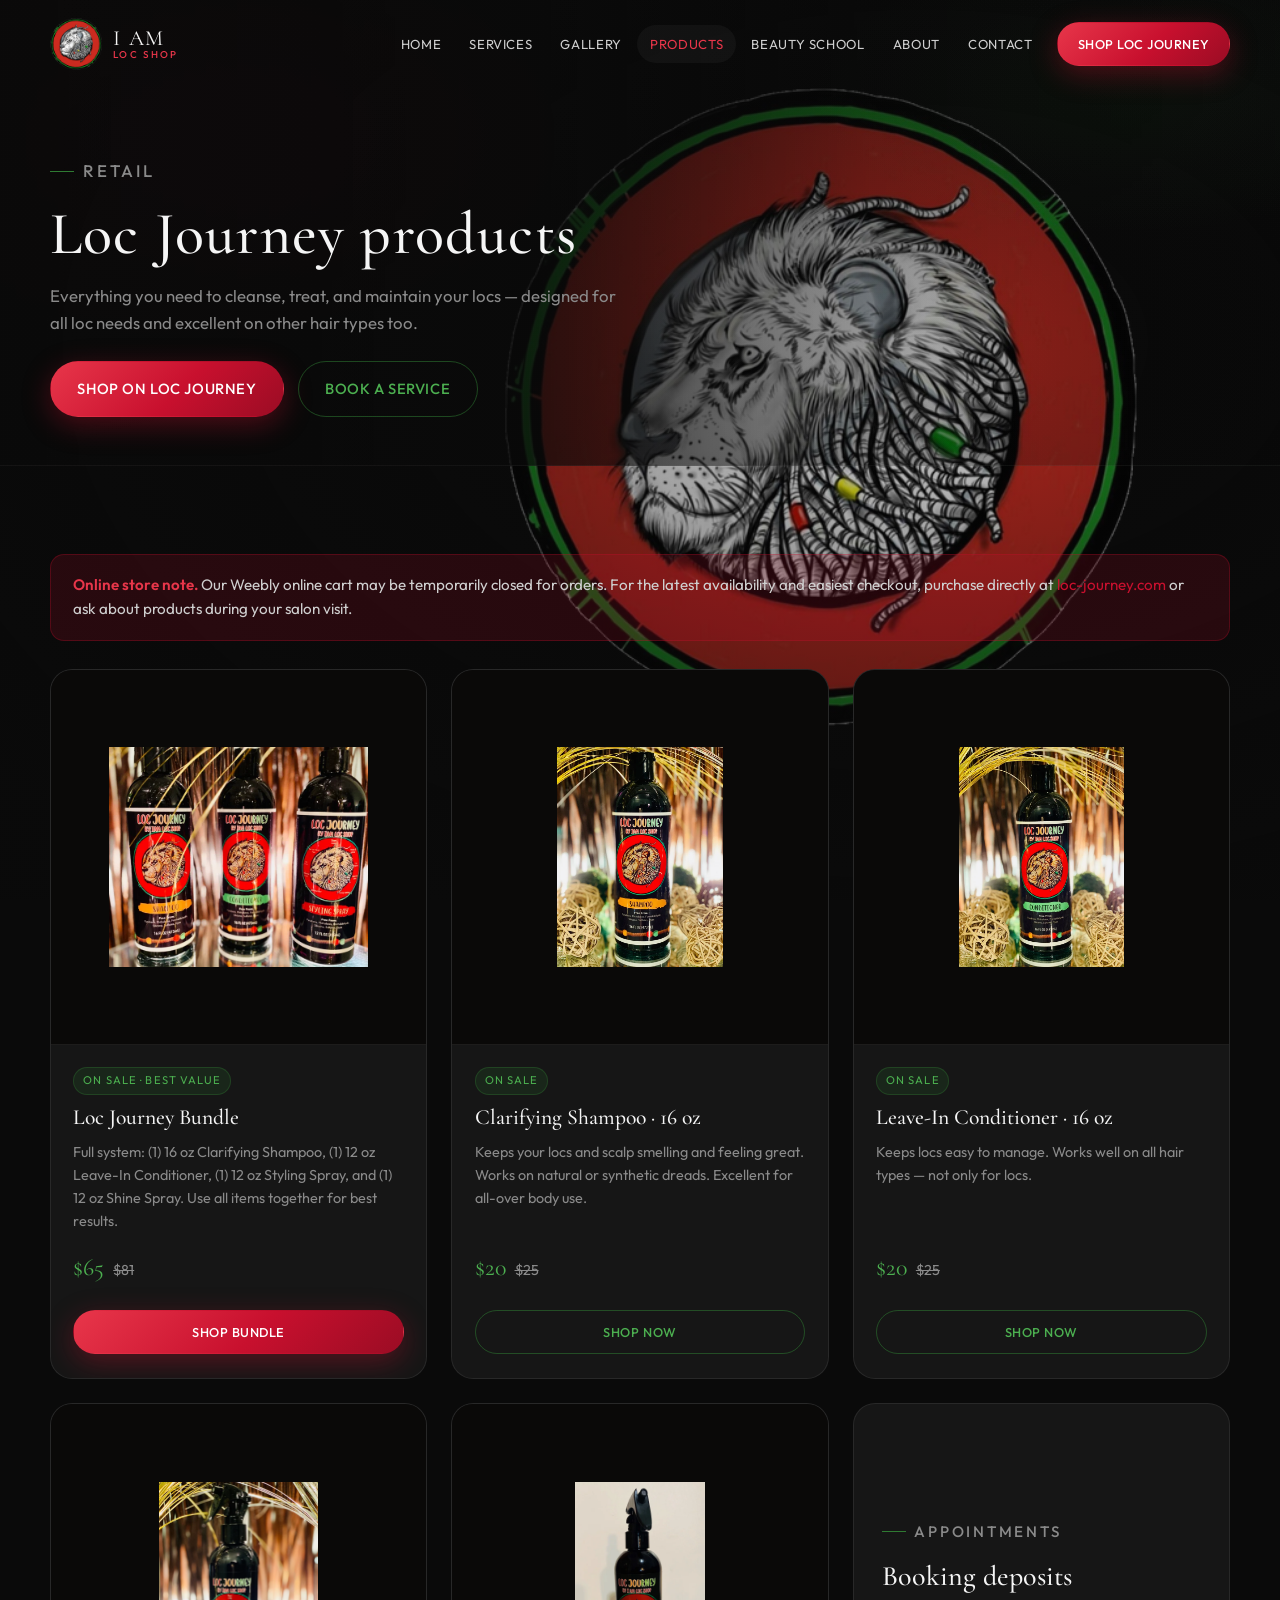
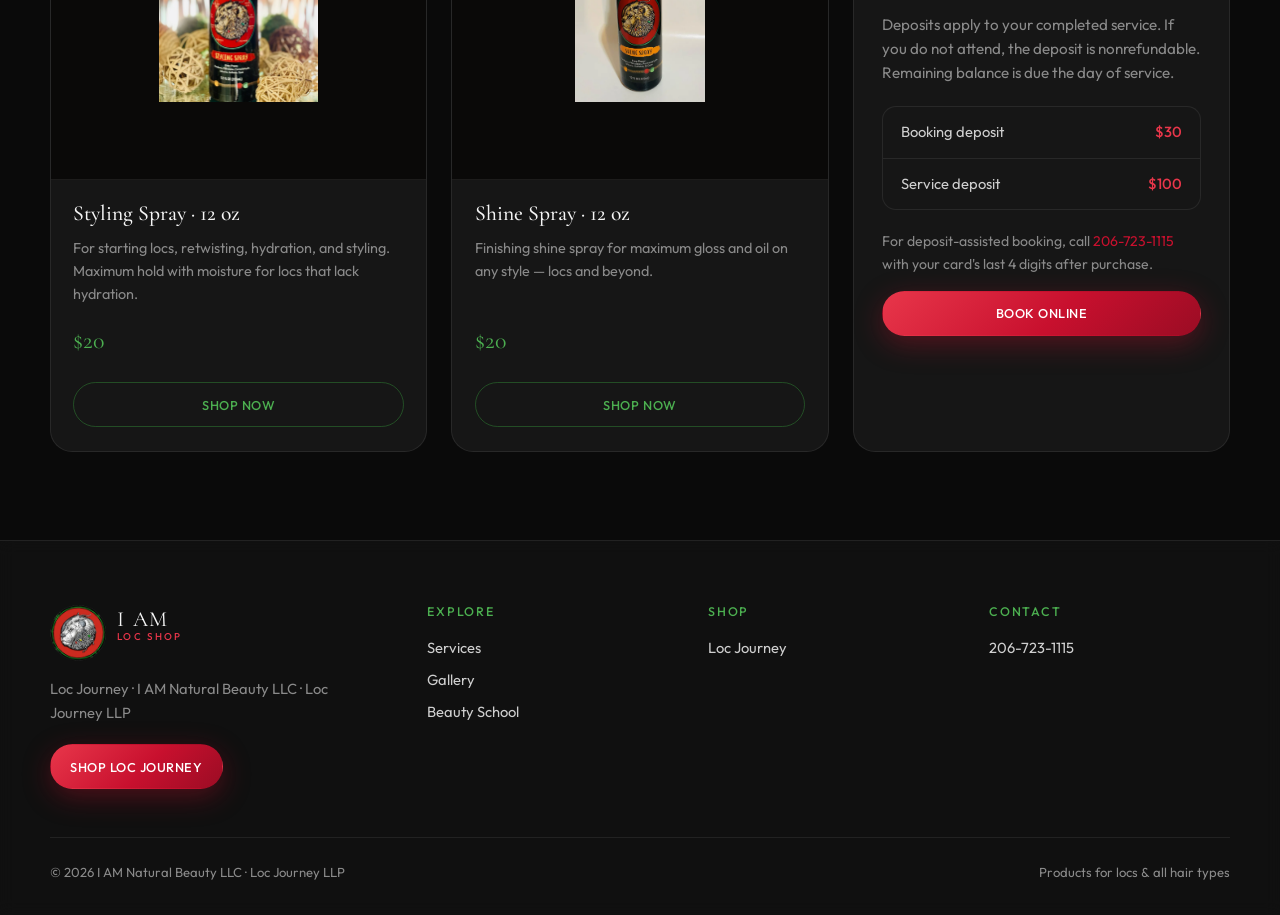
<file: products.html>
<!DOCTYPE html>
<html lang="en">
<head>
  <meta charset="UTF-8" />
  <meta name="viewport" content="width=device-width, initial-scale=1.0" />
  <title>Loc Journey Products | I AM Loc Shop</title>
  <meta name="description" content="Loc Journey clarifying shampoo, leave-in conditioner, styling spray, and shine spray for locs and all hair types." />
  <!-- Open Graph / Facebook -->
  <meta property="og:type" content="website" />
  <meta property="og:site_name" content="I AM Loc Shop" />
  <meta property="og:title" content="Loc Journey Products | I AM Loc Shop" />
  <meta property="og:description" content="Loc Journey clarifying shampoo, leave-in conditioner, styling spray, and shine spray for locs and all hair types." />
  <meta property="og:image" content="https://raw.githubusercontent.com/ralphngash/iamlocshop/main/assets/og-image.png" />
  <meta property="og:image:width" content="1200" />
  <meta property="og:image:height" content="630" />
  <meta property="og:image:alt" content="I AM Loc Shop logo" />
  <!-- Twitter -->
  <meta name="twitter:card" content="summary_large_image" />
  <meta name="twitter:title" content="Loc Journey Products | I AM Loc Shop" />
  <meta name="twitter:description" content="Loc Journey clarifying shampoo, leave-in conditioner, styling spray, and shine spray for locs and all hair types." />
  <meta name="twitter:image" content="https://raw.githubusercontent.com/ralphngash/iamlocshop/main/assets/og-image.png" />
  <link rel="preload" href="assets/fonts/Outfit-normal-400-28.woff2" as="font" type="font/woff2" crossorigin />
  <link rel="preload" href="assets/fonts/CormorantGaramond-normal-500-19.woff2" as="font" type="font/woff2" crossorigin />
  <link rel="stylesheet" href="css/fonts.css" />
  <link rel="stylesheet" href="css/styles.css" />
  <link rel="icon" href="assets/favicon-32.png" type="image/png" />
</head>
<body>
  <header class="site-header scrolled">
    <div class="header-inner">
      <a href="index.html" class="logo" aria-label="I AM Loc Shop home">
        <img src="assets/logo.svg" alt="I AM Loc Shop logo" width="52" height="52" />
        <div class="logo-text">I AM<span>Loc Shop</span></div>
      </a>
      <nav class="nav" aria-label="Primary">
        <a href="index.html">Home</a>
        <a href="services.html">Services</a>
        <a href="gallery.html">Gallery</a>
        <a href="products.html" class="active">Products</a>
        <a href="school.html">Beauty School</a>
        <a href="about.html">About</a>
        <a href="contact.html">Contact</a>
      </nav>
      <div class="header-cta">
        <a class="btn btn-primary btn-sm" href="https://www.loc-journey.com/s/shop" target="_blank" rel="noopener">Shop Loc Journey</a>
        <button class="nav-toggle" type="button" aria-label="Open menu" aria-expanded="false"><span></span></button>
      </div>
    </div>
  </header>

  <main>
    <section class="page-hero">
      <div class="container">
        <p class="eyebrow">Retail</p>
        <h1>Loc Journey products</h1>
        <p>Everything you need to cleanse, treat, and maintain your locs — designed for all loc needs and excellent on other hair types too.</p>
        <div class="hero-actions" style="margin-top:1.5rem">
          <a class="btn btn-primary" href="https://www.loc-journey.com/s/shop" target="_blank" rel="noopener">Shop on Loc Journey</a>
          <a class="btn btn-outline" href="https://app.salonrunner.com/customer/login.htm?id=27728" target="_blank" rel="noopener">Book a service</a>
        </div>
      </div>
    </section>

    <section class="section">
      <div class="container">
        <div class="notice reveal">
          <strong>Online store note.</strong>
          Our Weebly online cart may be temporarily closed for orders. For the latest availability and easiest checkout, purchase directly at
          <a href="https://www.loc-journey.com/s/shop" target="_blank" rel="noopener" class="text-gold">loc-journey.com</a>
          or ask about products during your salon visit.
        </div>

        <div class="grid-3" style="margin-bottom:1.5rem">
          <article class="product-card reveal" style="grid-column: span 1">
            <div class="img-wrap"><img src="assets/product-bundle.jpeg" alt="Loc Journey Product Bundle" /></div>
            <div class="body">
              <span class="badge">On sale · Best value</span>
              <h3>Loc Journey Bundle</h3>
              <p>Full system: (1) 16 oz Clarifying Shampoo, (1) 12 oz Leave-In Conditioner, (1) 12 oz Styling Spray, and (1) 12 oz Shine Spray. Use all items together for best results.</p>
              <div class="pricing"><span class="now">$65</span><span class="was">$81</span></div>
              <a class="btn btn-primary btn-sm btn-block" href="https://www.loc-journey.com/s/shop" target="_blank" rel="noopener">Shop bundle</a>
            </div>
          </article>
          <article class="product-card reveal">
            <div class="img-wrap"><img src="assets/product-shampoo.jpeg" alt="Clarifying Shampoo" /></div>
            <div class="body">
              <span class="badge">On sale</span>
              <h3>Clarifying Shampoo · 16 oz</h3>
              <p>Keeps your locs and scalp smelling and feeling great. Works on natural or synthetic dreads. Excellent for all-over body use.</p>
              <div class="pricing"><span class="now">$20</span><span class="was">$25</span></div>
              <a class="btn btn-outline btn-sm btn-block" href="https://www.loc-journey.com/s/shop" target="_blank" rel="noopener">Shop now</a>
            </div>
          </article>
          <article class="product-card reveal">
            <div class="img-wrap"><img src="assets/product-conditioner.jpeg" alt="Leave-In Conditioner" /></div>
            <div class="body">
              <span class="badge">On sale</span>
              <h3>Leave-In Conditioner · 16 oz</h3>
              <p>Keeps locs easy to manage. Works well on all hair types — not only for locs.</p>
              <div class="pricing"><span class="now">$20</span><span class="was">$25</span></div>
              <a class="btn btn-outline btn-sm btn-block" href="https://www.loc-journey.com/s/shop" target="_blank" rel="noopener">Shop now</a>
            </div>
          </article>
        </div>

        <div class="grid-3">
          <article class="product-card reveal">
            <div class="img-wrap"><img src="assets/product-styling.jpeg" alt="Styling Spray" /></div>
            <div class="body">
              <h3>Styling Spray · 12 oz</h3>
              <p>For starting locs, retwisting, hydration, and styling. Maximum hold with moisture for locs that lack hydration.</p>
              <div class="pricing"><span class="now">$20</span></div>
              <a class="btn btn-outline btn-sm btn-block" href="https://www.loc-journey.com/s/shop" target="_blank" rel="noopener">Shop now</a>
            </div>
          </article>
          <article class="product-card reveal">
            <div class="img-wrap"><img src="assets/product-shine.jpeg" alt="Shine Spray" /></div>
            <div class="body">
              <h3>Shine Spray · 12 oz</h3>
              <p>Finishing shine spray for maximum gloss and oil on any style — locs and beyond.</p>
              <div class="pricing"><span class="now">$20</span></div>
              <a class="btn btn-outline btn-sm btn-block" href="https://www.loc-journey.com/s/shop" target="_blank" rel="noopener">Shop now</a>
            </div>
          </article>
          <article class="card reveal" style="display:flex;flex-direction:column;justify-content:center">
            <p class="eyebrow">Appointments</p>
            <h3>Booking deposits</h3>
            <p style="color:var(--muted);margin:0.75rem 0 1.25rem">Deposits apply to your completed service. If you do not attend, the deposit is nonrefundable. Remaining balance is due the day of service.</p>
            <ul class="hours-list" style="margin-bottom:1.25rem">
              <li><span class="day">Booking deposit</span><span class="time">$30</span></li>
              <li><span class="day">Service deposit</span><span class="time">$100</span></li>
            </ul>
            <p style="color:var(--muted);font-size:0.88rem;margin-bottom:1rem">For deposit-assisted booking, call <a href="tel:2067231115" class="text-gold">206-723-1115</a> with your card's last 4 digits after purchase.</p>
            <a class="btn btn-primary btn-sm" href="https://app.salonrunner.com/customer/login.htm?id=27728" target="_blank" rel="noopener">Book Online</a>
          </article>
        </div>
      </div>
    </section>
  </main>

  <footer class="site-footer">
    <div class="container">
      <div class="footer-grid">
        <div class="footer-brand">
          <a href="index.html" class="logo" aria-label="I AM Loc Shop home">
            <img src="assets/logo.svg" alt="I AM Loc Shop logo" width="56" height="56" />
            <div class="logo-text">I AM<span>Loc Shop</span></div>
          </a>
          <p>Loc Journey · I AM Natural Beauty LLC · Loc Journey LLP</p>
          <a class="btn btn-primary btn-sm" href="https://www.loc-journey.com/s/shop" target="_blank" rel="noopener">Shop Loc Journey</a>
        </div>
        <div class="footer-col">
          <h4>Explore</h4>
          <a href="services.html">Services</a>
          <a href="gallery.html">Gallery</a>
          <a href="school.html">Beauty School</a>
        </div>
        <div class="footer-col">
          <h4>Shop</h4>
          <a href="https://www.loc-journey.com/s/shop" target="_blank" rel="noopener">Loc Journey</a>
        </div>
        <div class="footer-col">
          <h4>Contact</h4>
          <a href="tel:2067231115">206-723-1115</a>
        </div>
      </div>
      <div class="footer-bottom">
        <span>&copy; <span data-year></span> I AM Natural Beauty LLC · Loc Journey LLP</span>
        <span>Products for locs &amp; all hair types</span>
      </div>
    </div>
  </footer>
  <script src="js/main.js"></script>
</body>
</html>
</file>
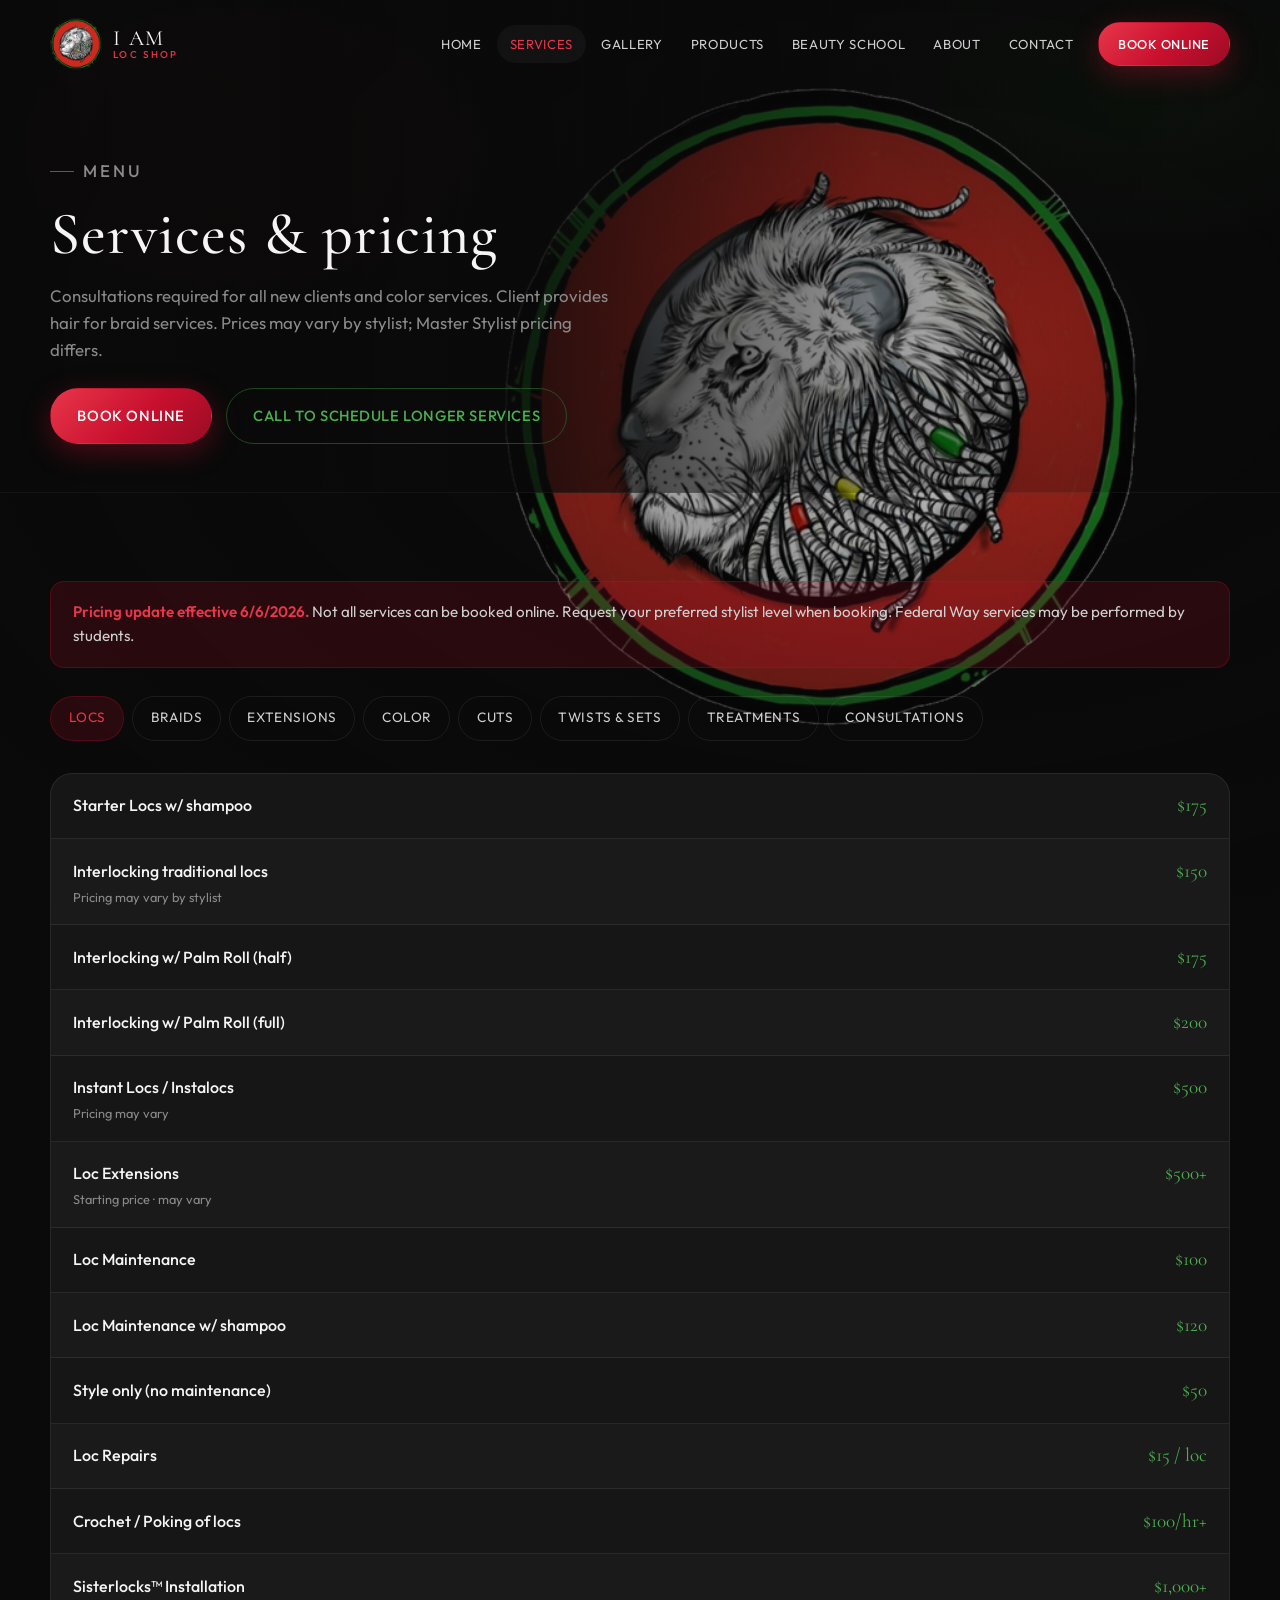
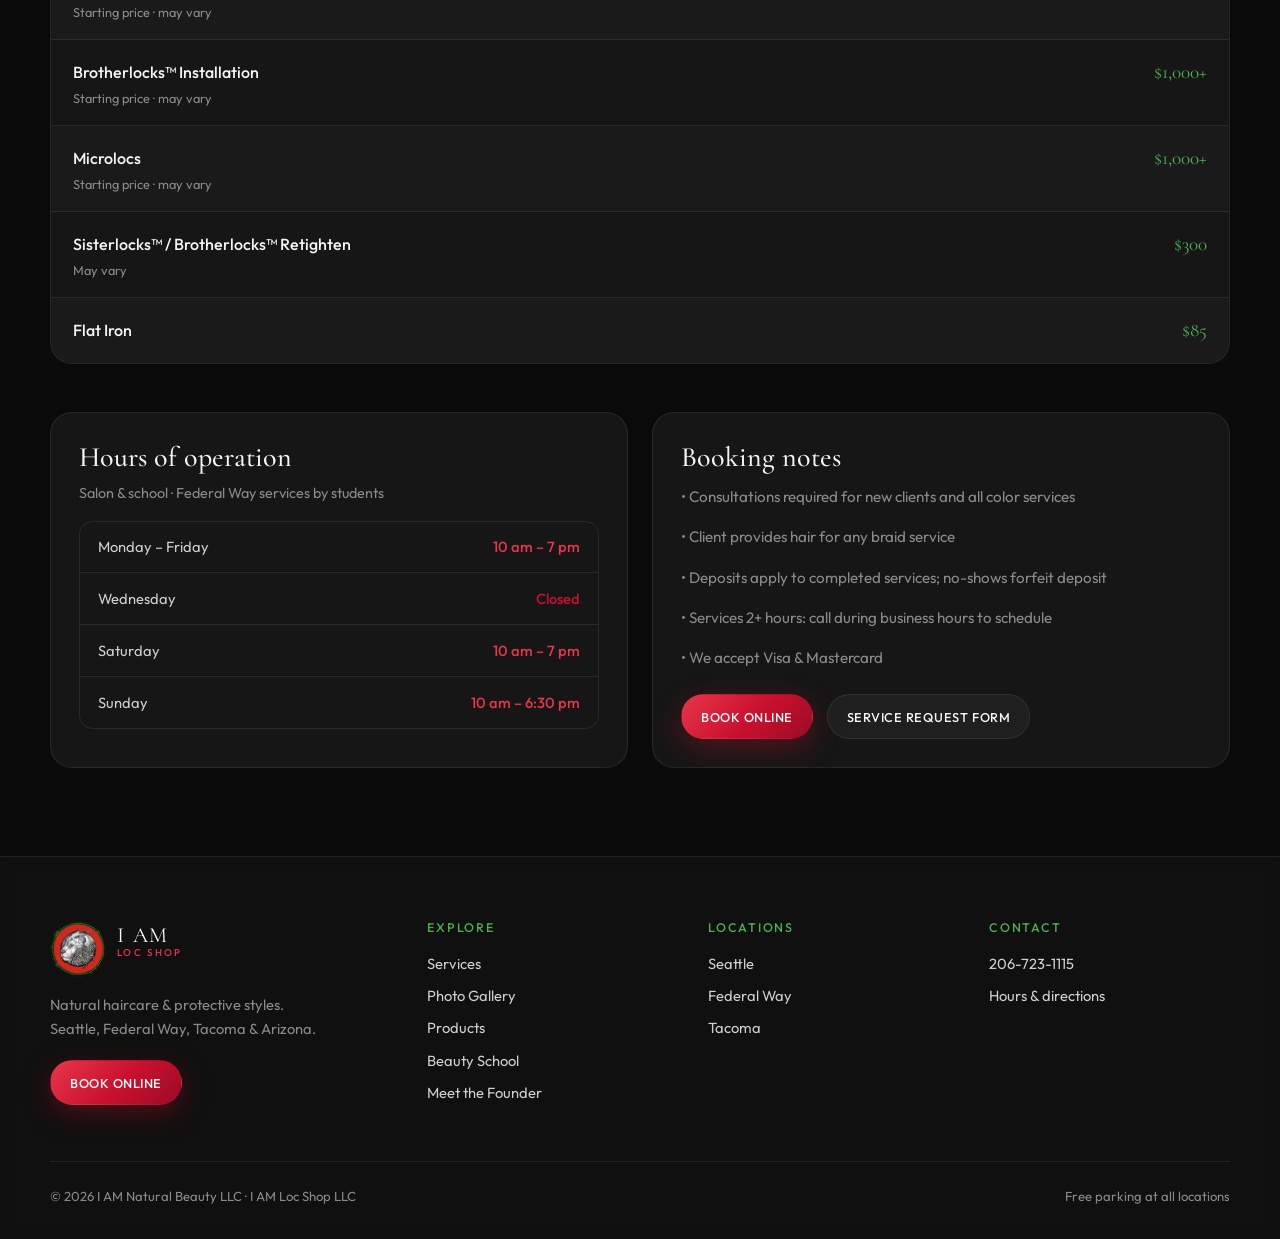
<file: services.html>
<!DOCTYPE html>
<html lang="en">
<head>
  <meta charset="UTF-8" />
  <meta name="viewport" content="width=device-width, initial-scale=1.0" />
  <title>Services &amp; Pricing | I AM Loc Shop</title>
  <meta name="description" content="Locs, braids, twists, weaves, color, cuts, and treatments. View salon pricing for Seattle, Federal Way, and Tacoma locations." />
  <!-- Open Graph / Facebook -->
  <meta property="og:type" content="website" />
  <meta property="og:site_name" content="I AM Loc Shop" />
  <meta property="og:title" content="Services &amp; Pricing | I AM Loc Shop" />
  <meta property="og:description" content="Locs, braids, twists, weaves, color, cuts, and treatments. View salon pricing for Seattle, Federal Way, and Tacoma locations." />
  <meta property="og:image" content="https://raw.githubusercontent.com/ralphngash/iamlocshop/main/assets/og-image.png" />
  <meta property="og:image:width" content="1200" />
  <meta property="og:image:height" content="630" />
  <meta property="og:image:alt" content="I AM Loc Shop logo" />
  <!-- Twitter -->
  <meta name="twitter:card" content="summary_large_image" />
  <meta name="twitter:title" content="Services &amp; Pricing | I AM Loc Shop" />
  <meta name="twitter:description" content="Locs, braids, twists, weaves, color, cuts, and treatments. View salon pricing for Seattle, Federal Way, and Tacoma locations." />
  <meta name="twitter:image" content="https://raw.githubusercontent.com/ralphngash/iamlocshop/main/assets/og-image.png" />
  <link rel="preload" href="assets/fonts/Outfit-normal-400-28.woff2" as="font" type="font/woff2" crossorigin />
  <link rel="preload" href="assets/fonts/CormorantGaramond-normal-500-19.woff2" as="font" type="font/woff2" crossorigin />
  <link rel="stylesheet" href="css/fonts.css" />
  <link rel="stylesheet" href="css/styles.css" />
  <link rel="icon" href="assets/favicon-32.png" type="image/png" />
</head>
<body>
  <header class="site-header scrolled">
    <div class="header-inner">
      <a href="index.html" class="logo" aria-label="I AM Loc Shop home">
        <img src="assets/logo.svg" alt="I AM Loc Shop logo" width="52" height="52" />
        <div class="logo-text">I AM<span>Loc Shop</span></div>
      </a>
      <nav class="nav" aria-label="Primary">
        <a href="index.html">Home</a>
        <a href="services.html" class="active">Services</a>
        <a href="gallery.html">Gallery</a>
        <a href="products.html">Products</a>
        <a href="school.html">Beauty School</a>
        <a href="about.html">About</a>
        <a href="contact.html">Contact</a>
      </nav>
      <div class="header-cta">
        <a class="btn btn-primary btn-sm" href="https://app.salonrunner.com/customer/login.htm?id=27728" target="_blank" rel="noopener">Book Online</a>
        <button class="nav-toggle" type="button" aria-label="Open menu" aria-expanded="false"><span></span></button>
      </div>
    </div>
  </header>

  <main>
    <section class="page-hero">
      <div class="container">
        <p class="eyebrow">Menu</p>
        <h1>Services &amp; pricing</h1>
        <p>Consultations required for all new clients and color services. Client provides hair for braid services. Prices may vary by stylist; Master Stylist pricing differs.</p>
        <div class="hero-actions" style="margin-top:1.5rem">
          <a class="btn btn-primary" href="https://app.salonrunner.com/customer/login.htm?id=27728" target="_blank" rel="noopener">Book Online</a>
          <a class="btn btn-outline" href="tel:2067231115">Call to schedule longer services</a>
        </div>
      </div>
    </section>

    <section class="section">
      <div class="container">
        <div class="notice reveal">
          <strong>Pricing update effective 6/6/2026.</strong>
          Not all services can be booked online. Request your preferred stylist level when booking. Federal Way services may be performed by students.
        </div>

        <div class="service-tabs reveal" role="tablist" aria-label="Service categories">
          <button type="button" class="service-tab active" data-tab="locs" role="tab">Locs</button>
          <button type="button" class="service-tab" data-tab="braids" role="tab">Braids</button>
          <button type="button" class="service-tab" data-tab="extensions" role="tab">Extensions</button>
          <button type="button" class="service-tab" data-tab="color" role="tab">Color</button>
          <button type="button" class="service-tab" data-tab="cuts" role="tab">Cuts</button>
          <button type="button" class="service-tab" data-tab="twists" role="tab">Twists &amp; Sets</button>
          <button type="button" class="service-tab" data-tab="treatments" role="tab">Treatments</button>
          <button type="button" class="service-tab" data-tab="consults" role="tab">Consultations</button>
        </div>

        <div id="locs" class="service-panel active" role="tabpanel">
          <div class="price-list">
            <div class="price-row"><div class="name">Starter Locs w/ shampoo</div><div class="price">$175</div></div>
            <div class="price-row"><div class="name">Interlocking traditional locs <span class="note">Pricing may vary by stylist</span></div><div class="price">$150</div></div>
            <div class="price-row"><div class="name">Interlocking w/ Palm Roll (half)</div><div class="price">$175</div></div>
            <div class="price-row"><div class="name">Interlocking w/ Palm Roll (full)</div><div class="price">$200</div></div>
            <div class="price-row"><div class="name">Instant Locs / Instalocs <span class="note">Pricing may vary</span></div><div class="price">$500</div></div>
            <div class="price-row"><div class="name">Loc Extensions <span class="note">Starting price · may vary</span></div><div class="price">$500+</div></div>
            <div class="price-row"><div class="name">Loc Maintenance</div><div class="price">$100</div></div>
            <div class="price-row"><div class="name">Loc Maintenance w/ shampoo</div><div class="price">$120</div></div>
            <div class="price-row"><div class="name">Style only (no maintenance)</div><div class="price">$50</div></div>
            <div class="price-row"><div class="name">Loc Repairs</div><div class="price">$15 / loc</div></div>
            <div class="price-row"><div class="name">Crochet / Poking of locs</div><div class="price">$100/hr+</div></div>
            <div class="price-row"><div class="name">Sisterlocks™ Installation <span class="note">Starting price · may vary</span></div><div class="price">$1,000+</div></div>
            <div class="price-row"><div class="name">Brotherlocks™ Installation <span class="note">Starting price · may vary</span></div><div class="price">$1,000+</div></div>
            <div class="price-row"><div class="name">Microlocs <span class="note">Starting price · may vary</span></div><div class="price">$1,000+</div></div>
            <div class="price-row"><div class="name">Sisterlocks™ / Brotherlocks™ Retighten <span class="note">May vary</span></div><div class="price">$300</div></div>
            <div class="price-row"><div class="name">Flat Iron</div><div class="price">$85</div></div>
          </div>
        </div>

        <div id="braids" class="service-panel" role="tabpanel">
          <div class="price-list">
            <div class="price-row"><div class="name">2 Braids</div><div class="price">$35</div></div>
            <div class="price-row"><div class="name">2 Braids w/ extensions</div><div class="price">$70</div></div>
            <div class="price-row"><div class="name">Basic Braids</div><div class="price">$65</div></div>
            <div class="price-row"><div class="name">Designer Braids</div><div class="price">$125</div></div>
            <div class="price-row"><div class="name">Designer Braids w/ extension</div><div class="price">$150</div></div>
            <div class="price-row"><div class="name">Crochet <span class="note">Pricing may vary</span></div><div class="price">$200</div></div>
            <div class="price-row"><div class="name">Singles / Plaits</div><div class="price">$150</div></div>
            <div class="price-row"><div class="name">Feed-in Braids <span class="note">May vary</span></div><div class="price">$150</div></div>
            <div class="price-row"><div class="name">Take out braids</div><div class="price">$60/hr</div></div>
            <div class="price-row"><div class="name">Touch ups</div><div class="price">$100</div></div>
            <div class="price-row"><div class="name">Knotless Braids <span class="note">May vary</span></div><div class="price">$300</div></div>
            <div class="price-row"><div class="name">Boho Knotless Braids</div><div class="price">$300</div></div>
            <div class="price-row"><div class="name">Singles / Box Braids <span class="note">May vary</span></div><div class="price">$275</div></div>
            <div class="price-row"><div class="name">2 Strand Extensions</div><div class="price">$275</div></div>
          </div>
        </div>

        <div id="extensions" class="service-panel" role="tabpanel">
          <div class="price-list">
            <div class="price-row"><div class="name">Designer Braids w/ Extensions</div><div class="price">$150</div></div>
            <div class="price-row"><div class="name">Full Sewn-in Weave</div><div class="price">$300</div></div>
            <div class="price-row"><div class="name">Full Sew-in w/ closure</div><div class="price">$300</div></div>
            <div class="price-row"><div class="name">Full Sew-in w/ leave out</div><div class="price">$250</div></div>
            <div class="price-row"><div class="name">Loc Extensions <span class="note">Starting price</span></div><div class="price">$500+</div></div>
            <div class="price-row"><div class="name">Marley / Passion Twists</div><div class="price">$275</div></div>
            <div class="price-row"><div class="name">Senegalese Twists</div><div class="price">$275</div></div>
            <div class="price-row"><div class="name">Boho Knotless Braids</div><div class="price">$330</div></div>
            <div class="price-row"><div class="name">Wig Installation <span class="note">May vary</span></div><div class="price">$300</div></div>
          </div>
        </div>

        <div id="color" class="service-panel" role="tabpanel">
          <div class="price-list">
            <div class="price-row"><div class="name">Color Correction</div><div class="price">$125</div></div>
            <div class="price-row"><div class="name">Color Retouch</div><div class="price">$75</div></div>
            <div class="price-row"><div class="name">Full Head Color</div><div class="price">$100 / process</div></div>
            <div class="price-row"><div class="name">Highlights (Foils)</div><div class="price">$100 / process</div></div>
            <div class="price-row"><div class="name">Product Fee <span class="note">Nonrefundable</span></div><div class="price">$50</div></div>
            <div class="price-row"><div class="name">Full Balayage</div><div class="price">$300</div></div>
            <div class="price-row"><div class="name">Partial Balayage</div><div class="price">$200</div></div>
          </div>
        </div>

        <div id="cuts" class="service-panel" role="tabpanel">
          <div class="price-list">
            <div class="price-row"><div class="name">Barber Cut w/ clippers</div><div class="price">$40</div></div>
            <div class="price-row"><div class="name">Beard Trim</div><div class="price">$15</div></div>
            <div class="price-row"><div class="name">Stylist Haircut</div><div class="price">$65</div></div>
            <div class="price-row"><div class="name">Trim</div><div class="price">$40</div></div>
            <div class="price-row"><div class="name">Line Ups <span class="note">May vary</span></div><div class="price">$15</div></div>
          </div>
        </div>

        <div id="twists" class="service-panel" role="tabpanel">
          <div class="price-list">
            <div class="price-row"><div class="name">Two Strand Flat Twist Set</div><div class="price">$120</div></div>
            <div class="price-row"><div class="name">Flat Twist Set w/ Twist Out</div><div class="price">$140</div></div>
            <div class="price-row"><div class="name">Two Strand Twist</div><div class="price">$100</div></div>
            <div class="price-row"><div class="name">Single Strand Twist</div><div class="price">$120</div></div>
            <div class="price-row"><div class="name">Natural Curl Sets</div><div class="price">$55</div></div>
            <div class="price-row"><div class="name">Roller Sets</div><div class="price">$150</div></div>
            <div class="price-row"><div class="name">Roller Set w/ Locs</div><div class="price">$200</div></div>
          </div>
        </div>

        <div id="treatments" class="service-panel" role="tabpanel">
          <div class="price-list">
            <div class="price-row"><div class="name">Deep Conditioner</div><div class="price">$35</div></div>
            <div class="price-row"><div class="name">Shampoo</div><div class="price">$25</div></div>
            <div class="price-row"><div class="name">Apple Cider Vinegar Detox</div><div class="price">$35</div></div>
            <div class="price-row"><div class="name">Steam Conditioning</div><div class="price">$40</div></div>
            <div class="price-row"><div class="name">Hot Oil Treatment</div><div class="price">$30</div></div>
            <div class="price-row"><div class="name">Protein Treatment</div><div class="price">$35</div></div>
            <div class="price-row"><div class="name">Brazilian Blowout</div><div class="price">$300</div></div>
            <div class="price-row"><div class="name">Shampoo with style</div><div class="price">$45</div></div>
            <div class="price-row"><div class="name">Micro / Sisterloc shampoo</div><div class="price">$30</div></div>
          </div>
        </div>

        <div id="consults" class="service-panel" role="tabpanel">
          <div class="price-list">
            <div class="price-row"><div class="name">Consultation <span class="note">Required for new clients &amp; color</span></div><div class="price">$20</div></div>
            <div class="price-row"><div class="name">Microloc Consultation</div><div class="price">$40</div></div>
            <div class="price-row"><div class="name">Booking Deposit <span class="note">Applied to service · nonrefundable if no-show</span></div><div class="price">$30</div></div>
            <div class="price-row"><div class="name">Service Deposit <span class="note">Applied to service · nonrefundable if no-show</span></div><div class="price">$100</div></div>
          </div>
        </div>

        <div class="grid-2" style="margin-top:3rem">
          <div class="card reveal">
            <h3>Hours of operation</h3>
            <p style="margin-bottom:1rem;color:var(--muted);font-size:0.9rem">Salon &amp; school · Federal Way services by students</p>
            <ul class="hours-list">
              <li><span class="day">Monday – Friday</span><span class="time">10 am – 7 pm</span></li>
              <li><span class="day">Wednesday</span><span class="time closed">Closed</span></li>
              <li><span class="day">Saturday</span><span class="time">10 am – 7 pm</span></li>
              <li><span class="day">Sunday</span><span class="time">10 am – 6:30 pm</span></li>
            </ul>
          </div>
          <div class="card reveal">
            <h3>Booking notes</h3>
            <ul class="stack" style="color:var(--muted);font-size:0.95rem;margin-top:0.75rem">
              <li>• Consultations required for new clients and all color services</li>
              <li>• Client provides hair for any braid service</li>
              <li>• Deposits apply to completed services; no-shows forfeit deposit</li>
              <li>• Services 2+ hours: call during business hours to schedule</li>
              <li>• We accept Visa &amp; Mastercard</li>
            </ul>
            <div class="hero-actions" style="margin-top:1.5rem">
              <a class="btn btn-primary btn-sm" href="https://app.salonrunner.com/customer/login.htm?id=27728" target="_blank" rel="noopener">Book Online</a>
              <a class="btn btn-ghost btn-sm" href="contact.html">Service request form</a>
            </div>
          </div>
        </div>
      </div>
    </section>
  </main>

  <footer class="site-footer">
    <div class="container">
      <div class="footer-grid">
        <div class="footer-brand">
          <a href="index.html" class="logo" aria-label="I AM Loc Shop home">
            <img src="assets/logo.svg" alt="I AM Loc Shop logo" width="56" height="56" />
            <div class="logo-text">I AM<span>Loc Shop</span></div>
          </a>
          <p>Natural haircare &amp; protective styles. Seattle, Federal Way, Tacoma &amp; Arizona.</p>
          <a class="btn btn-primary btn-sm" href="https://app.salonrunner.com/customer/login.htm?id=27728" target="_blank" rel="noopener">Book Online</a>
        </div>
        <div class="footer-col">
          <h4>Explore</h4>
          <a href="services.html">Services</a>
          <a href="gallery.html">Photo Gallery</a>
          <a href="products.html">Products</a>
          <a href="school.html">Beauty School</a>
          <a href="about.html">Meet the Founder</a>
        </div>
        <div class="footer-col">
          <h4>Locations</h4>
          <a href="contact.html">Seattle</a>
          <a href="contact.html">Federal Way</a>
          <a href="contact.html">Tacoma</a>
        </div>
        <div class="footer-col">
          <h4>Contact</h4>
          <a href="tel:2067231115">206-723-1115</a>
          <a href="contact.html">Hours &amp; directions</a>
        </div>
      </div>
      <div class="footer-bottom">
        <span>&copy; <span data-year></span> I AM Natural Beauty LLC · I AM Loc Shop LLC</span>
        <span>Free parking at all locations</span>
      </div>
    </div>
  </footer>
  <script src="js/main.js"></script>
</body>
</html>
</file>
<file: css/fonts.css>
/* Local self-hosted fonts
   font-display: swap reduces late-swap layout jump on refresh
*/

@font-face {
  font-family: 'Cormorant Garamond';
  font-style: italic;
  font-weight: 400;
  font-display: swap;
  src: url('../assets/fonts/CormorantGaramond-italic-400-0.woff2') format('woff2');
  unicode-range: U+0460-052F, U+1C80-1C8A, U+20B4, U+2DE0-2DFF, U+A640-A69F, U+FE2E-FE2F;
}

@font-face {
  font-family: 'Cormorant Garamond';
  font-style: italic;
  font-weight: 400;
  font-display: swap;
  src: url('../assets/fonts/CormorantGaramond-italic-400-1.woff2') format('woff2');
  unicode-range: U+0301, U+0400-045F, U+0490-0491, U+04B0-04B1, U+2116;
}

@font-face {
  font-family: 'Cormorant Garamond';
  font-style: italic;
  font-weight: 400;
  font-display: swap;
  src: url('../assets/fonts/CormorantGaramond-italic-400-2.woff2') format('woff2');
  unicode-range: U+0102-0103, U+0110-0111, U+0128-0129, U+0168-0169, U+01A0-01A1, U+01AF-01B0, U+0300-0301, U+0303-0304, U+0308-0309, U+0323, U+0329, U+1EA0-1EF9, U+20AB;
}

@font-face {
  font-family: 'Cormorant Garamond';
  font-style: italic;
  font-weight: 400;
  font-display: swap;
  src: url('../assets/fonts/CormorantGaramond-italic-400-3.woff2') format('woff2');
  unicode-range: U+0100-02BA, U+02BD-02C5, U+02C7-02CC, U+02CE-02D7, U+02DD-02FF, U+0304, U+0308, U+0329, U+1D00-1DBF, U+1E00-1E9F, U+1EF2-1EFF, U+2020, U+20A0-20AB, U+20AD-20C0, U+2113, U+2C60-2C7F, U+A720-A7FF;
}

@font-face {
  font-family: 'Cormorant Garamond';
  font-style: italic;
  font-weight: 400;
  font-display: swap;
  src: url('../assets/fonts/CormorantGaramond-italic-400-4.woff2') format('woff2');
  unicode-range: U+0000-00FF, U+0131, U+0152-0153, U+02BB-02BC, U+02C6, U+02DA, U+02DC, U+0304, U+0308, U+0329, U+2000-206F, U+20AC, U+2122, U+2191, U+2193, U+2212, U+2215, U+FEFF, U+FFFD;
}

@font-face {
  font-family: 'Cormorant Garamond';
  font-style: italic;
  font-weight: 500;
  font-display: swap;
  src: url('../assets/fonts/CormorantGaramond-italic-500-5.woff2') format('woff2');
  unicode-range: U+0460-052F, U+1C80-1C8A, U+20B4, U+2DE0-2DFF, U+A640-A69F, U+FE2E-FE2F;
}

@font-face {
  font-family: 'Cormorant Garamond';
  font-style: italic;
  font-weight: 500;
  font-display: swap;
  src: url('../assets/fonts/CormorantGaramond-italic-500-6.woff2') format('woff2');
  unicode-range: U+0301, U+0400-045F, U+0490-0491, U+04B0-04B1, U+2116;
}

@font-face {
  font-family: 'Cormorant Garamond';
  font-style: italic;
  font-weight: 500;
  font-display: swap;
  src: url('../assets/fonts/CormorantGaramond-italic-500-7.woff2') format('woff2');
  unicode-range: U+0102-0103, U+0110-0111, U+0128-0129, U+0168-0169, U+01A0-01A1, U+01AF-01B0, U+0300-0301, U+0303-0304, U+0308-0309, U+0323, U+0329, U+1EA0-1EF9, U+20AB;
}

@font-face {
  font-family: 'Cormorant Garamond';
  font-style: italic;
  font-weight: 500;
  font-display: swap;
  src: url('../assets/fonts/CormorantGaramond-italic-500-8.woff2') format('woff2');
  unicode-range: U+0100-02BA, U+02BD-02C5, U+02C7-02CC, U+02CE-02D7, U+02DD-02FF, U+0304, U+0308, U+0329, U+1D00-1DBF, U+1E00-1E9F, U+1EF2-1EFF, U+2020, U+20A0-20AB, U+20AD-20C0, U+2113, U+2C60-2C7F, U+A720-A7FF;
}

@font-face {
  font-family: 'Cormorant Garamond';
  font-style: italic;
  font-weight: 500;
  font-display: swap;
  src: url('../assets/fonts/CormorantGaramond-italic-500-9.woff2') format('woff2');
  unicode-range: U+0000-00FF, U+0131, U+0152-0153, U+02BB-02BC, U+02C6, U+02DA, U+02DC, U+0304, U+0308, U+0329, U+2000-206F, U+20AC, U+2122, U+2191, U+2193, U+2212, U+2215, U+FEFF, U+FFFD;
}

@font-face {
  font-family: 'Cormorant Garamond';
  font-style: normal;
  font-weight: 400;
  font-display: swap;
  src: url('../assets/fonts/CormorantGaramond-normal-400-10.woff2') format('woff2');
  unicode-range: U+0460-052F, U+1C80-1C8A, U+20B4, U+2DE0-2DFF, U+A640-A69F, U+FE2E-FE2F;
}

@font-face {
  font-family: 'Cormorant Garamond';
  font-style: normal;
  font-weight: 400;
  font-display: swap;
  src: url('../assets/fonts/CormorantGaramond-normal-400-11.woff2') format('woff2');
  unicode-range: U+0301, U+0400-045F, U+0490-0491, U+04B0-04B1, U+2116;
}

@font-face {
  font-family: 'Cormorant Garamond';
  font-style: normal;
  font-weight: 400;
  font-display: swap;
  src: url('../assets/fonts/CormorantGaramond-normal-400-12.woff2') format('woff2');
  unicode-range: U+0102-0103, U+0110-0111, U+0128-0129, U+0168-0169, U+01A0-01A1, U+01AF-01B0, U+0300-0301, U+0303-0304, U+0308-0309, U+0323, U+0329, U+1EA0-1EF9, U+20AB;
}

@font-face {
  font-family: 'Cormorant Garamond';
  font-style: normal;
  font-weight: 400;
  font-display: swap;
  src: url('../assets/fonts/CormorantGaramond-normal-400-13.woff2') format('woff2');
  unicode-range: U+0100-02BA, U+02BD-02C5, U+02C7-02CC, U+02CE-02D7, U+02DD-02FF, U+0304, U+0308, U+0329, U+1D00-1DBF, U+1E00-1E9F, U+1EF2-1EFF, U+2020, U+20A0-20AB, U+20AD-20C0, U+2113, U+2C60-2C7F, U+A720-A7FF;
}

@font-face {
  font-family: 'Cormorant Garamond';
  font-style: normal;
  font-weight: 400;
  font-display: swap;
  src: url('../assets/fonts/CormorantGaramond-normal-400-14.woff2') format('woff2');
  unicode-range: U+0000-00FF, U+0131, U+0152-0153, U+02BB-02BC, U+02C6, U+02DA, U+02DC, U+0304, U+0308, U+0329, U+2000-206F, U+20AC, U+2122, U+2191, U+2193, U+2212, U+2215, U+FEFF, U+FFFD;
}

@font-face {
  font-family: 'Cormorant Garamond';
  font-style: normal;
  font-weight: 500;
  font-display: swap;
  src: url('../assets/fonts/CormorantGaramond-normal-500-15.woff2') format('woff2');
  unicode-range: U+0460-052F, U+1C80-1C8A, U+20B4, U+2DE0-2DFF, U+A640-A69F, U+FE2E-FE2F;
}

@font-face {
  font-family: 'Cormorant Garamond';
  font-style: normal;
  font-weight: 500;
  font-display: swap;
  src: url('../assets/fonts/CormorantGaramond-normal-500-16.woff2') format('woff2');
  unicode-range: U+0301, U+0400-045F, U+0490-0491, U+04B0-04B1, U+2116;
}

@font-face {
  font-family: 'Cormorant Garamond';
  font-style: normal;
  font-weight: 500;
  font-display: swap;
  src: url('../assets/fonts/CormorantGaramond-normal-500-17.woff2') format('woff2');
  unicode-range: U+0102-0103, U+0110-0111, U+0128-0129, U+0168-0169, U+01A0-01A1, U+01AF-01B0, U+0300-0301, U+0303-0304, U+0308-0309, U+0323, U+0329, U+1EA0-1EF9, U+20AB;
}

@font-face {
  font-family: 'Cormorant Garamond';
  font-style: normal;
  font-weight: 500;
  font-display: swap;
  src: url('../assets/fonts/CormorantGaramond-normal-500-18.woff2') format('woff2');
  unicode-range: U+0100-02BA, U+02BD-02C5, U+02C7-02CC, U+02CE-02D7, U+02DD-02FF, U+0304, U+0308, U+0329, U+1D00-1DBF, U+1E00-1E9F, U+1EF2-1EFF, U+2020, U+20A0-20AB, U+20AD-20C0, U+2113, U+2C60-2C7F, U+A720-A7FF;
}

@font-face {
  font-family: 'Cormorant Garamond';
  font-style: normal;
  font-weight: 500;
  font-display: swap;
  src: url('../assets/fonts/CormorantGaramond-normal-500-19.woff2') format('woff2');
  unicode-range: U+0000-00FF, U+0131, U+0152-0153, U+02BB-02BC, U+02C6, U+02DA, U+02DC, U+0304, U+0308, U+0329, U+2000-206F, U+20AC, U+2122, U+2191, U+2193, U+2212, U+2215, U+FEFF, U+FFFD;
}

@font-face {
  font-family: 'Cormorant Garamond';
  font-style: normal;
  font-weight: 600;
  font-display: swap;
  src: url('../assets/fonts/CormorantGaramond-normal-600-20.woff2') format('woff2');
  unicode-range: U+0460-052F, U+1C80-1C8A, U+20B4, U+2DE0-2DFF, U+A640-A69F, U+FE2E-FE2F;
}

@font-face {
  font-family: 'Cormorant Garamond';
  font-style: normal;
  font-weight: 600;
  font-display: swap;
  src: url('../assets/fonts/CormorantGaramond-normal-600-21.woff2') format('woff2');
  unicode-range: U+0301, U+0400-045F, U+0490-0491, U+04B0-04B1, U+2116;
}

@font-face {
  font-family: 'Cormorant Garamond';
  font-style: normal;
  font-weight: 600;
  font-display: swap;
  src: url('../assets/fonts/CormorantGaramond-normal-600-22.woff2') format('woff2');
  unicode-range: U+0102-0103, U+0110-0111, U+0128-0129, U+0168-0169, U+01A0-01A1, U+01AF-01B0, U+0300-0301, U+0303-0304, U+0308-0309, U+0323, U+0329, U+1EA0-1EF9, U+20AB;
}

@font-face {
  font-family: 'Cormorant Garamond';
  font-style: normal;
  font-weight: 600;
  font-display: swap;
  src: url('../assets/fonts/CormorantGaramond-normal-600-23.woff2') format('woff2');
  unicode-range: U+0100-02BA, U+02BD-02C5, U+02C7-02CC, U+02CE-02D7, U+02DD-02FF, U+0304, U+0308, U+0329, U+1D00-1DBF, U+1E00-1E9F, U+1EF2-1EFF, U+2020, U+20A0-20AB, U+20AD-20C0, U+2113, U+2C60-2C7F, U+A720-A7FF;
}

@font-face {
  font-family: 'Cormorant Garamond';
  font-style: normal;
  font-weight: 600;
  font-display: swap;
  src: url('../assets/fonts/CormorantGaramond-normal-600-24.woff2') format('woff2');
  unicode-range: U+0000-00FF, U+0131, U+0152-0153, U+02BB-02BC, U+02C6, U+02DA, U+02DC, U+0304, U+0308, U+0329, U+2000-206F, U+20AC, U+2122, U+2191, U+2193, U+2212, U+2215, U+FEFF, U+FFFD;
}

@font-face {
  font-family: 'Outfit';
  font-style: normal;
  font-weight: 300;
  font-display: swap;
  src: url('../assets/fonts/Outfit-normal-300-25.woff2') format('woff2');
  unicode-range: U+0100-02BA, U+02BD-02C5, U+02C7-02CC, U+02CE-02D7, U+02DD-02FF, U+0304, U+0308, U+0329, U+1D00-1DBF, U+1E00-1E9F, U+1EF2-1EFF, U+2020, U+20A0-20AB, U+20AD-20C0, U+2113, U+2C60-2C7F, U+A720-A7FF;
}

@font-face {
  font-family: 'Outfit';
  font-style: normal;
  font-weight: 300;
  font-display: swap;
  src: url('../assets/fonts/Outfit-normal-300-26.woff2') format('woff2');
  unicode-range: U+0000-00FF, U+0131, U+0152-0153, U+02BB-02BC, U+02C6, U+02DA, U+02DC, U+0304, U+0308, U+0329, U+2000-206F, U+20AC, U+2122, U+2191, U+2193, U+2212, U+2215, U+FEFF, U+FFFD;
}

@font-face {
  font-family: 'Outfit';
  font-style: normal;
  font-weight: 400;
  font-display: swap;
  src: url('../assets/fonts/Outfit-normal-400-27.woff2') format('woff2');
  unicode-range: U+0100-02BA, U+02BD-02C5, U+02C7-02CC, U+02CE-02D7, U+02DD-02FF, U+0304, U+0308, U+0329, U+1D00-1DBF, U+1E00-1E9F, U+1EF2-1EFF, U+2020, U+20A0-20AB, U+20AD-20C0, U+2113, U+2C60-2C7F, U+A720-A7FF;
}

@font-face {
  font-family: 'Outfit';
  font-style: normal;
  font-weight: 400;
  font-display: swap;
  src: url('../assets/fonts/Outfit-normal-400-28.woff2') format('woff2');
  unicode-range: U+0000-00FF, U+0131, U+0152-0153, U+02BB-02BC, U+02C6, U+02DA, U+02DC, U+0304, U+0308, U+0329, U+2000-206F, U+20AC, U+2122, U+2191, U+2193, U+2212, U+2215, U+FEFF, U+FFFD;
}

@font-face {
  font-family: 'Outfit';
  font-style: normal;
  font-weight: 500;
  font-display: swap;
  src: url('../assets/fonts/Outfit-normal-500-29.woff2') format('woff2');
  unicode-range: U+0100-02BA, U+02BD-02C5, U+02C7-02CC, U+02CE-02D7, U+02DD-02FF, U+0304, U+0308, U+0329, U+1D00-1DBF, U+1E00-1E9F, U+1EF2-1EFF, U+2020, U+20A0-20AB, U+20AD-20C0, U+2113, U+2C60-2C7F, U+A720-A7FF;
}

@font-face {
  font-family: 'Outfit';
  font-style: normal;
  font-weight: 500;
  font-display: swap;
  src: url('../assets/fonts/Outfit-normal-500-30.woff2') format('woff2');
  unicode-range: U+0000-00FF, U+0131, U+0152-0153, U+02BB-02BC, U+02C6, U+02DA, U+02DC, U+0304, U+0308, U+0329, U+2000-206F, U+20AC, U+2122, U+2191, U+2193, U+2212, U+2215, U+FEFF, U+FFFD;
}

@font-face {
  font-family: 'Outfit';
  font-style: normal;
  font-weight: 600;
  font-display: swap;
  src: url('../assets/fonts/Outfit-normal-600-31.woff2') format('woff2');
  unicode-range: U+0100-02BA, U+02BD-02C5, U+02C7-02CC, U+02CE-02D7, U+02DD-02FF, U+0304, U+0308, U+0329, U+1D00-1DBF, U+1E00-1E9F, U+1EF2-1EFF, U+2020, U+20A0-20AB, U+20AD-20C0, U+2113, U+2C60-2C7F, U+A720-A7FF;
}

@font-face {
  font-family: 'Outfit';
  font-style: normal;
  font-weight: 600;
  font-display: swap;
  src: url('../assets/fonts/Outfit-normal-600-32.woff2') format('woff2');
  unicode-range: U+0000-00FF, U+0131, U+0152-0153, U+02BB-02BC, U+02C6, U+02DA, U+02DC, U+0304, U+0308, U+0329, U+2000-206F, U+20AC, U+2122, U+2191, U+2193, U+2212, U+2215, U+FEFF, U+FFFD;
}

/* Fallback metric alignment when custom fonts are skipped */
@font-face {
  font-family: 'Outfit Fallback';
  src: local('Segoe UI'), local('Helvetica Neue'), local('Arial');
  size-adjust: 105%;
  ascent-override: 95%;
  descent-override: 25%;
  line-gap-override: 0%;
}

@font-face {
  font-family: 'Cormorant Fallback';
  src: local('Georgia'), local('Times New Roman');
  size-adjust: 112%;
  ascent-override: 90%;
  descent-override: 25%;
  line-gap-override: 0%;
}
</file>
<file: css/styles.css>
/* =========================================================
   I AM Loc Shop — RED theme (bizcard)
   Brand colors: black · red · green · white
   Package folder: iamlocshopmain/red/
   ========================================================= */

:root {
  /* Core surfaces — black card panel */
  --bg: #0a0a0a;
  --bg-elevated: #111111;
  --surface: #161616;
  --surface-2: #1c1c1c;

  /* Primary red — right panel + lion field */
  --red: #c8102e;
  --red-light: #e8364a;
  --red-deep: #9b0c24;
  --red-dim: rgba(200, 16, 46, 0.16);

  /* Accent green — bottom-right panel + logo ring */
  --green: #2f7a32;
  --green-light: #4caf50;
  --green-deep: #1e5a22;
  --green-dim: rgba(47, 122, 50, 0.16);

  /* Neutrals — white type on black */
  --cream: #f5f5f5;
  --cream-muted: #cfcfcf;
  --muted: #8a8a8a;
  --white: #ffffff;

  /* Borders & effects */
  --border: rgba(200, 16, 46, 0.28);
  --border-green: rgba(47, 122, 50, 0.35);
  --border-soft: rgba(255, 255, 255, 0.08);

  /* Legacy aliases (map gold → brand red for existing rules) */
  --gold: var(--red);
  --gold-light: var(--red-light);
  --gold-dim: var(--red-dim);
  --sage: var(--green);
  --danger: var(--red);

  --font-display: "Cormorant Garamond", "Cormorant Fallback", Georgia, "Times New Roman", serif;
  --font-body: "Outfit", "Outfit Fallback", system-ui, "Segoe UI", Roboto, "Helvetica Neue", Arial, sans-serif;
  --radius: 14px;
  --radius-lg: 22px;
  --shadow: 0 20px 50px rgba(0, 0, 0, 0.4);
  --header-h: 88px;
  --max: 1180px;
  --ease: cubic-bezier(0.22, 1, 0.36, 1);
}

*,
*::before,
*::after {
  box-sizing: border-box;
  margin: 0;
  padding: 0;
}

html {
  scroll-behavior: smooth;
}

body {
  font-family: var(--font-body);
  background: var(--bg);
  color: var(--cream);
  line-height: 1.6;
  font-size: 16px;
  min-height: 100vh;
  overflow-x: hidden;
  -webkit-font-smoothing: antialiased;
  position: relative;
}

/* Fixed lion logo — fades out over first scroll (JS sets --lion-fade)
   Use 100lvh (large viewport), not inset:0 / 100dvh — mobile Chrome
   show/hide of toolbar changes dynamic viewport height and made the
   logo jump when background % position reflowed. */
body::before {
  content: "";
  position: fixed;
  top: 0;
  left: 0;
  width: 100%;
  /* Fallbacks then stable large viewport height */
  height: 100vh;
  height: 100lvh;
  z-index: 0;
  pointer-events: none;
  background:
    radial-gradient(
      ellipse 85% 75% at 72% 38%,
      rgba(10, 10, 10, 0.25) 0%,
      rgba(10, 10, 10, 0.72) 55%,
      rgba(10, 10, 10, 0.92) 100%
    ),
    url("../assets/logo.png") 78% 36% / min(68vw, 560px) no-repeat;
  /* 1 = full lion at top; 0 = solid readable page after scroll */
  opacity: var(--lion-fade, 1);
  transition: opacity 0.05s linear;
}

/* Content sits above fixed lion */
.site-header,
main,
.site-footer {
  position: relative;
  z-index: 1;
}

img {
  max-width: 100%;
  display: block;
}

a {
  color: inherit;
  text-decoration: none;
}

ul {
  list-style: none;
}

button,
input,
textarea,
select {
  font: inherit;
  color: inherit;
}

/* ---------- Utilities ---------- */
.container {
  width: min(100% - 2.5rem, var(--max));
  margin-inline: auto;
}

.section {
  padding: 5.5rem 0;
  /* Let fixed lion show through slightly */
  background: transparent;
}

.section-elevated {
  background: rgba(17, 17, 17, 0.78);
  border-block: 1px solid var(--border-soft);
  backdrop-filter: blur(4px);
}

.section-sm {
  padding: 3.5rem 0;
}

.eyebrow {
  display: inline-flex;
  align-items: center;
  gap: 0.55rem;
  font-size: 0.78rem;
  letter-spacing: 0.18em;
  text-transform: uppercase;
  color: var(--green-light);
  font-weight: 500;
  margin-bottom: 1rem;
}

.eyebrow::before {
  content: "";
  width: 1.5rem;
  height: 1px;
  background: var(--green);
}

h1,
h2,
h3,
h4 {
  font-family: var(--font-display);
  font-weight: 500;
  line-height: 1.15;
  color: var(--cream);
}

h1 {
  font-size: clamp(2.75rem, 6vw, 4.75rem);
  letter-spacing: 0.02em;
}

h2 {
  font-size: clamp(2rem, 4vw, 3.25rem);
}

h3 {
  font-size: clamp(1.35rem, 2.2vw, 1.75rem);
}

.lead {
  font-size: 1.1rem;
  color: var(--cream-muted);
  max-width: 38rem;
  line-height: 1.7;
}

.text-muted {
  color: var(--muted);
}

.text-gold {
  color: var(--gold);
}

.text-center {
  text-align: center;
}

.mx-auto {
  margin-inline: auto;
}

.stack {
  display: flex;
  flex-direction: column;
  gap: 1rem;
}

.stack-lg {
  gap: 1.75rem;
}

.grid-2 {
  display: grid;
  grid-template-columns: repeat(2, 1fr);
  gap: 1.5rem;
}

.grid-3 {
  display: grid;
  grid-template-columns: repeat(3, 1fr);
  gap: 1.5rem;
}

.grid-4 {
  display: grid;
  grid-template-columns: repeat(4, 1fr);
  gap: 1.25rem;
}

@media (max-width: 900px) {
  .grid-3,
  .grid-4 {
    grid-template-columns: repeat(2, 1fr);
  }
}

@media (max-width: 640px) {
  .grid-2,
  .grid-3,
  .grid-4 {
    grid-template-columns: 1fr;
  }
}

/* ---------- Buttons ---------- */
.btn {
  display: inline-flex;
  align-items: center;
  justify-content: center;
  gap: 0.55rem;
  padding: 0.95rem 1.65rem;
  border-radius: 999px;
  border: 1px solid transparent;
  font-weight: 500;
  font-size: 0.92rem;
  letter-spacing: 0.04em;
  text-transform: uppercase;
  transition: all 0.3s var(--ease);
  cursor: pointer;
  white-space: nowrap;
}

.btn-primary {
  background: linear-gradient(135deg, var(--red-light), var(--red) 55%, var(--red-deep));
  color: var(--white);
  box-shadow: 0 8px 28px rgba(200, 16, 46, 0.35);
}

.btn-primary:hover {
  transform: translateY(-2px);
  box-shadow: 0 12px 36px rgba(200, 16, 46, 0.5);
}

.btn-outline {
  background: transparent;
  border-color: rgba(47, 122, 50, 0.55);
  color: var(--green-light);
}

.btn-outline:hover {
  background: var(--green-dim);
  border-color: var(--green);
  color: var(--cream);
}

.btn-ghost {
  background: rgba(255, 255, 255, 0.04);
  border-color: var(--border-soft);
  color: var(--cream);
}

.btn-ghost:hover {
  background: rgba(255, 255, 255, 0.08);
}

.btn-sm {
  padding: 0.7rem 1.2rem;
  font-size: 0.8rem;
}

.btn-block {
  width: 100%;
}

/* ---------- Header ---------- */
.site-header {
  position: fixed;
  inset: 0 0 auto 0;
  z-index: 1000;
  min-height: var(--header-h);
  height: auto;
  display: flex;
  align-items: center;
  padding: 0.65rem 0;
  transition: background 0.3s var(--ease), box-shadow 0.3s var(--ease),
    backdrop-filter 0.3s var(--ease);
}

.site-header.scrolled {
  background: rgba(12, 10, 9, 0.92);
  backdrop-filter: blur(16px);
  box-shadow: 0 1px 0 var(--border-soft);
}

.header-inner {
  width: min(100% - 1.25rem, var(--max));
  margin-inline: auto;
  display: flex;
  flex-wrap: wrap;
  align-items: center;
  justify-content: space-between;
  gap: 0.5rem 0.75rem;
}

.logo {
  display: flex;
  align-items: center;
  gap: 0.7rem;
  z-index: 1001;
  min-width: 0;
}

.logo img {
  height: 52px;
  width: 52px;
  object-fit: contain;
  flex-shrink: 0;
  background: transparent;
  /* already a circular mark with transparent corners */
}

.logo-text {
  font-family: var(--font-display);
  font-size: 1.35rem;
  letter-spacing: 0.08em;
  line-height: 1.1;
  white-space: nowrap;
}

.logo-text span {
  display: block;
  font-family: var(--font-body);
  font-size: 0.62rem;
  letter-spacing: 0.22em;
  text-transform: uppercase;
  color: var(--red-light);
  font-weight: 500;
}

.footer-brand .logo {
  margin-bottom: 1rem;
}

.footer-brand .logo img {
  height: 56px;
  width: 56px;
}

.nav {
  display: flex;
  flex-wrap: wrap;
  align-items: center;
  justify-content: center;
  gap: 0.1rem 0.15rem;
  flex: 1 1 100%;
  order: 3;
  min-width: 0;
  /* Always visible — no hamburger / overlay menu */
  position: static;
  opacity: 1;
  pointer-events: auto;
  background: transparent;
}

.nav a {
  padding: 0.45rem 0.65rem;
  font-size: 0.78rem;
  letter-spacing: 0.05em;
  text-transform: uppercase;
  color: var(--cream-muted);
  border-radius: 999px;
  transition: color 0.2s, background 0.2s;
  white-space: nowrap;
}

.nav a:hover,
.nav a.active {
  color: var(--cream);
  background: rgba(255, 255, 255, 0.04);
}

.nav a.active {
  color: var(--red-light);
}

.header-cta {
  display: flex;
  align-items: center;
  gap: 0.5rem;
  flex-shrink: 0;
}

/* Hamburger hidden — full nav always laid out */
.nav-toggle {
  display: none !important;
}

@media (min-width: 1100px) {
  .header-inner {
    flex-wrap: nowrap;
  }

  .nav {
    flex: 1 1 auto;
    order: 0;
    justify-content: flex-end;
    gap: 0.15rem;
  }

  .nav a {
    padding: 0.55rem 0.8rem;
    font-size: 0.82rem;
  }
}

@media (max-width: 640px) {
  .logo-text {
    display: none;
  }

  .nav a {
    padding: 0.4rem 0.5rem;
    font-size: 0.7rem;
    letter-spacing: 0.04em;
  }

  .header-cta .btn {
    padding: 0.55rem 0.85rem;
    font-size: 0.72rem;
  }
}

@media (max-width: 420px) {
  .nav a {
    font-size: 0.65rem;
    padding: 0.35rem 0.4rem;
  }
}

/* ---------- Hero ---------- */
.hero {
  position: relative;
  min-height: 100vh;
  min-height: 100dvh;
  display: grid;
  place-items: center;
  padding: calc(var(--header-h) + 3.5rem) 0 4rem;
  overflow: hidden;
}

/* Hero uses the same fixed lion; local scrim only for text contrast */
.hero-bg {
  position: absolute;
  inset: 0;
  z-index: 0;
  background:
    linear-gradient(
      105deg,
      rgba(10, 10, 10, 0.88) 0%,
      rgba(10, 10, 10, 0.55) 42%,
      rgba(10, 10, 10, 0.2) 70%,
      rgba(10, 10, 10, 0.45) 100%
    ),
    linear-gradient(180deg, rgba(10, 10, 10, 0.35) 0%, rgba(10, 10, 10, 0.15) 50%, rgba(10, 10, 10, 0.75) 100%);
  pointer-events: none;
}

.hero-bg::after {
  content: "";
  position: absolute;
  inset: auto 0 0 0;
  height: 160px;
  background: linear-gradient(transparent, rgba(10, 10, 10, 0.85));
}

.hero-content {
  position: relative;
  z-index: 1;
  width: min(100% - 2.5rem, var(--max));
  max-width: 720px;
}


.hero-content h1 {
  line-height: 1.12;
  max-width: 14ch;
  text-wrap: balance;
}
.hero-content h1 em {
  font-style: italic;
  color: var(--gold-light);
}

.hero-actions {
  display: flex;
  flex-wrap: wrap;
  gap: 0.85rem;
  margin-top: 2rem;
}

.hero-meta {
  display: flex;
  flex-wrap: wrap;
  gap: 1.5rem;
  margin-top: 2.75rem;
  padding-top: 1.75rem;
  border-top: 1px solid rgba(255, 255, 255, 0.08);
}

.hero-meta div strong {
  display: block;
  font-family: var(--font-display);
  font-size: 1.35rem;
  color: var(--gold-light);
  font-weight: 500;
}

.hero-meta div span {
  font-size: 0.82rem;
  color: var(--muted);
  letter-spacing: 0.04em;
}

/* ---------- Cards ---------- */
.card {
  background: var(--surface);
  border: 1px solid var(--border-soft);
  border-radius: var(--radius-lg);
  padding: 1.75rem;
  transition: border-color 0.3s, transform 0.3s var(--ease), box-shadow 0.3s;
}

.card:hover {
  border-color: var(--border);
  transform: translateY(-3px);
  box-shadow: var(--shadow);
}

.card-icon {
  width: 48px;
  height: 48px;
  border-radius: 12px;
  display: grid;
  place-items: center;
  background: var(--red-dim);
  color: var(--red-light);
  margin-bottom: 1.15rem;
  font-size: 1.25rem;
}

.card:nth-child(2n) .card-icon {
  background: var(--green-dim);
  color: var(--green-light);
}

.card h3 {
  margin-bottom: 0.55rem;
}

.card p {
  color: var(--muted);
  font-size: 0.95rem;
}

/* ---------- Feature strip ---------- */
.strip {
  background: rgba(17, 17, 17, 0.82);
  border-block: 1px solid var(--border-soft);
  padding: 1.25rem 0;
  backdrop-filter: blur(6px);
}

.strip-inner {
  display: flex;
  flex-wrap: wrap;
  justify-content: center;
  gap: 1rem 2.5rem;
  font-size: 0.88rem;
  color: var(--cream-muted);
  letter-spacing: 0.04em;
}

.strip-inner span {
  display: inline-flex;
  align-items: center;
  gap: 0.5rem;
}

.strip-inner span::before {
  content: "✦";
  color: var(--green-light);
  font-size: 0.7rem;
}

/* ---------- Section headers ---------- */
.section-head {
  margin-bottom: 2.75rem;
  max-width: 620px;
}

.section-head.center {
  text-align: center;
  margin-inline: auto;
}

.section-head p {
  margin-top: 0.85rem;
  color: var(--muted);
  font-size: 1.05rem;
}

/* ---------- Locations ---------- */
.location-card {
  position: relative;
  overflow: hidden;
  background: linear-gradient(160deg, var(--surface-2), var(--surface));
  border: 1px solid var(--border-soft);
  border-radius: var(--radius-lg);
  padding: 1.85rem;
  display: flex;
  flex-direction: column;
  gap: 1rem;
  min-height: 280px;
}

.location-card::before {
  content: "";
  position: absolute;
  top: 0;
  right: 0;
  width: 120px;
  height: 120px;
  background: radial-gradient(circle, var(--green-dim), transparent 70%);
  pointer-events: none;
}

.location-card .city {
  font-family: var(--font-display);
  font-size: 1.85rem;
  color: var(--green-light);
}

.location-card address {
  font-style: normal;
  color: var(--cream-muted);
  line-height: 1.55;
}

.location-card .phone {
  color: var(--cream);
  font-weight: 500;
}

.location-card .card-actions {
  margin-top: auto;
  display: flex;
  flex-wrap: wrap;
  gap: 0.6rem;
}

/* ---------- Services menu ---------- */
.service-tabs {
  display: flex;
  flex-wrap: wrap;
  gap: 0.5rem;
  margin-bottom: 2rem;
}

.service-tab {
  padding: 0.65rem 1.1rem;
  border-radius: 999px;
  border: 1px solid var(--border-soft);
  background: transparent;
  color: var(--cream-muted);
  cursor: pointer;
  font-size: 0.85rem;
  letter-spacing: 0.04em;
  text-transform: uppercase;
  transition: all 0.2s;
}

.service-tab:hover,
.service-tab.active {
  background: var(--gold-dim);
  border-color: var(--border);
  color: var(--gold-light);
}

.service-panel {
  display: none;
  animation: fadeUp 0.4s var(--ease);
}

.service-panel.active {
  display: block;
}

@keyframes fadeUp {
  from {
    opacity: 0;
    transform: translateY(10px);
  }
  to {
    opacity: 1;
    transform: translateY(0);
  }
}

.price-list {
  background: var(--surface);
  border: 1px solid var(--border-soft);
  border-radius: var(--radius-lg);
  overflow: hidden;
}

.price-row {
  display: flex;
  justify-content: space-between;
  align-items: baseline;
  gap: 1rem;
  padding: 1.05rem 1.4rem;
  border-bottom: 1px solid var(--border-soft);
}

.price-row:last-child {
  border-bottom: none;
}

.price-row:nth-child(even) {
  background: rgba(255, 255, 255, 0.015);
}

.price-row .name {
  font-weight: 500;
  color: var(--cream);
}

.price-row .note {
  display: block;
  font-size: 0.8rem;
  color: var(--muted);
  font-weight: 400;
  margin-top: 0.15rem;
}

.price-row .price {
  font-family: var(--font-display);
  font-size: 1.2rem;
  color: var(--green-light); /* bizcard: prices in green */
  white-space: nowrap;
}

.notice {
  background: var(--gold-dim);
  border: 1px solid var(--border);
  border-radius: var(--radius);
  padding: 1.15rem 1.35rem;
  color: var(--cream-muted);
  font-size: 0.95rem;
  margin-bottom: 1.75rem;
}

.notice strong {
  color: var(--gold-light);
}

/* ---------- Gallery ---------- */
.gallery-grid {
  display: grid;
  grid-template-columns: repeat(3, 1fr);
  gap: 0.85rem;
  align-items: start;
}

.gallery-item {
  position: relative;
  border-radius: var(--radius);
  overflow: hidden;
  background: var(--surface);
  border: 1px solid var(--border-soft);
  margin: 0;
  /* No forced aspect-ratio — show full image without crop/zoom */
}

.gallery-item:nth-child(1) {
  grid-column: span 2;
}

.gallery-item img {
  display: block;
  width: 100%;
  height: auto;
  max-width: 100%;
  object-fit: contain;
  vertical-align: middle;
}

.gallery-item figcaption {
  position: absolute;
  inset: auto 0 0 0;
  padding: 1.25rem 1rem 0.85rem;
  background: linear-gradient(transparent, rgba(0, 0, 0, 0.75));
  font-size: 0.82rem;
  letter-spacing: 0.06em;
  text-transform: uppercase;
  color: var(--cream);
  opacity: 0;
  transition: opacity 0.3s;
  pointer-events: none;
}

.gallery-item:hover figcaption {
  opacity: 1;
}

@media (max-width: 900px) {
  .gallery-grid {
    grid-template-columns: repeat(2, 1fr);
  }

  .gallery-item:nth-child(1) {
    grid-column: span 2;
  }
}

@media (max-width: 520px) {
  .gallery-grid {
    grid-template-columns: 1fr;
  }

  .gallery-item:nth-child(1) {
    grid-column: span 1;
  }
}

/* Hide photos beyond the current page size */
.gallery-item.is-hidden {
  display: none !important;
}

.gallery-controls {
  margin-top: 1.75rem;
  display: flex;
  flex-direction: column;
  align-items: center;
  gap: 0.85rem;
  text-align: center;
}

.gallery-count-label {
  font-size: 0.9rem;
  color: var(--muted);
  letter-spacing: 0.04em;
}

.gallery-controls-row {
  display: flex;
  flex-wrap: wrap;
  align-items: center;
  justify-content: center;
  gap: 0.75rem 1rem;
}

.gallery-select-label {
  display: inline-flex;
  align-items: center;
  gap: 0.5rem;
  font-size: 0.85rem;
  color: var(--cream-muted);
  letter-spacing: 0.04em;
  text-transform: uppercase;
}

.gallery-select {
  appearance: none;
  -webkit-appearance: none;
  background: var(--surface);
  color: var(--cream);
  border: 1px solid var(--border-soft);
  border-radius: 999px;
  padding: 0.55rem 2rem 0.55rem 1rem;
  font: inherit;
  font-size: 0.88rem;
  cursor: pointer;
  background-image: linear-gradient(45deg, transparent 50%, var(--green-light) 50%),
    linear-gradient(135deg, var(--green-light) 50%, transparent 50%);
  background-position: calc(100% - 14px) calc(50% - 3px), calc(100% - 9px) calc(50% - 3px);
  background-size: 5px 5px, 5px 5px;
  background-repeat: no-repeat;
}

.gallery-select:focus {
  outline: none;
  border-color: var(--green);
}

.gallery-select option {
  background: var(--surface);
  color: var(--cream);
}

#gallery-see-more.is-done {
  opacity: 0.55;
  pointer-events: none;
}

/* ---------- Products ---------- */
.product-card {
  background: var(--surface);
  border: 1px solid var(--border-soft);
  border-radius: var(--radius-lg);
  overflow: hidden;
  display: flex;
  flex-direction: column;
  transition: border-color 0.3s, transform 0.3s var(--ease);
}

.product-card:hover {
  border-color: var(--border);
  transform: translateY(-4px);
}

.product-card .img-wrap {
  aspect-ratio: 1;
  background: #0a0908;
  display: grid;
  place-items: center;
  padding: 1.25rem;
  border-bottom: 1px solid var(--border-soft);
}

.product-card .img-wrap img {
  max-height: 220px;
  width: auto;
  object-fit: contain;
}

.product-card .body {
  padding: 1.35rem 1.4rem 1.5rem;
  display: flex;
  flex-direction: column;
  flex: 1;
  gap: 0.65rem;
}

.product-card .badge {
  display: inline-block;
  width: fit-content;
  font-size: 0.7rem;
  letter-spacing: 0.1em;
  text-transform: uppercase;
  color: var(--green-light);
  background: var(--green-dim);
  border: 1px solid var(--border-green);
  padding: 0.25rem 0.55rem;
  border-radius: 999px;
}

.product-card h3 {
  font-size: 1.35rem;
}

.product-card p {
  color: var(--muted);
  font-size: 0.9rem;
  flex: 1;
}

.product-card .pricing {
  display: flex;
  align-items: baseline;
  gap: 0.55rem;
  margin: 0.35rem 0 0.75rem;
}

.product-card .pricing .now {
  font-family: var(--font-display);
  font-size: 1.5rem;
  color: var(--green-light);
}

.product-card .pricing .was {
  color: var(--muted);
  text-decoration: line-through;
  font-size: 0.9rem;
}

/* ---------- About / founder ---------- */
.about-grid {
  display: grid;
  grid-template-columns: 0.9fr 1.1fr;
  gap: 3rem;
  align-items: center;
}

.about-photo {
  position: relative;
  display: flex;
  align-items: center;
  justify-content: center;
  border-radius: var(--radius);
  overflow: hidden;
  border: 1px solid var(--border-soft);
  background: #fff;
  padding: 1.25rem 1.5rem;
  width: fit-content;
  max-width: 100%;
  margin-inline: auto;
  align-self: start;
  box-shadow: var(--shadow);
}

.about-photo img {
  display: block;
  /* Native resolution — never upscale past source pixels */
  width: auto;
  height: auto;
  max-width: 100%;
  object-fit: contain;
  object-position: center;
  image-rendering: auto;
}

.about-photo::after {
  display: none;
}

.about-copy p {
  color: var(--cream-muted);
  margin-bottom: 1.1rem;
}

.about-copy blockquote {
  border-left: 2px solid var(--gold);
  padding: 0.85rem 0 0.85rem 1.25rem;
  margin: 1.5rem 0;
  font-family: var(--font-display);
  font-size: 1.35rem;
  font-style: italic;
  color: var(--gold-light);
  line-height: 1.4;
}

.stats {
  display: grid;
  grid-template-columns: repeat(3, 1fr);
  gap: 1rem;
  margin-top: 2rem;
}

.stat {
  background: var(--surface);
  border: 1px solid var(--border-soft);
  border-radius: var(--radius);
  padding: 1.15rem;
  text-align: center;
}

.stat strong {
  display: block;
  font-family: var(--font-display);
  font-size: 1.85rem;
  color: var(--gold);
  font-weight: 500;
}

.stat span {
  font-size: 0.8rem;
  color: var(--muted);
  letter-spacing: 0.04em;
}

/* Long-form founder story */
.story-band {
  padding-bottom: 1rem;
}

.story-stack {
  display: flex;
  flex-direction: column;
  gap: 2.75rem;
  max-width: 48rem;
  margin-inline: auto;
}

.story-section h2 {
  margin-bottom: 1.15rem;
}

.founder-label {
  font-family: var(--font-display);
  font-size: 1.5rem;
  font-weight: 500;
  letter-spacing: 0.08em;
  text-transform: uppercase;
  color: var(--gold);
  margin-bottom: 1.25rem;
}

.founder-story p {
  margin-bottom: 1.35rem;
}

.founder-story p:last-child {
  margin-bottom: 0;
}

.story-prose {
  color: var(--cream-muted);
  line-height: 1.75;
  font-size: 1.05rem;
}

.story-prose p {
  margin-bottom: 1.15rem;
}

.story-prose p:last-child {
  margin-bottom: 0;
}

.story-prose a {
  color: var(--gold-light);
  text-decoration: underline;
  text-underline-offset: 0.15em;
}

.story-prose a:hover {
  color: var(--gold);
}

.story-quote {
  border-left: 2px solid var(--gold);
  padding: 0.85rem 0 0.85rem 1.25rem;
  margin: 1.5rem 0;
  font-family: var(--font-display);
  font-size: 1.35rem;
  font-style: italic;
  color: var(--gold-light);
  line-height: 1.45;
}

.story-quote cite {
  display: block;
  margin-top: 0.75rem;
  font-family: var(--font-body);
  font-size: 0.85rem;
  font-style: normal;
  letter-spacing: 0.04em;
  color: var(--muted);
}

.story-quote-feature {
  background: var(--surface);
  border: 1px solid var(--border-soft);
  border-left: 3px solid var(--gold);
  border-radius: var(--radius);
  padding: 1.5rem 1.5rem 1.5rem 1.75rem;
  font-size: clamp(1.2rem, 2.2vw, 1.55rem);
  box-shadow: var(--shadow);
}

.milestone-list {
  list-style: none;
  margin: 0;
  padding: 0;
  display: grid;
  grid-template-columns: repeat(5, 1fr);
  gap: 0.85rem;
}

.milestone-list li {
  background: var(--surface);
  border: 1px solid var(--border-soft);
  border-radius: var(--radius);
  padding: 1rem 0.85rem;
  text-align: center;
}

.milestone-list strong {
  display: block;
  font-family: var(--font-display);
  font-size: 1.05rem;
  color: var(--gold);
  font-weight: 500;
  margin-bottom: 0.35rem;
}

.milestone-list span {
  font-size: 0.78rem;
  color: var(--muted);
  line-height: 1.35;
  letter-spacing: 0.02em;
}

@media (max-width: 900px) {
  .milestone-list {
    grid-template-columns: repeat(3, 1fr);
  }
}

@media (max-width: 860px) {
  .about-grid {
    grid-template-columns: 1fr;
  }
  .about-photo {
    margin-inline: auto;
  }
}

@media (max-width: 560px) {
  .milestone-list {
    grid-template-columns: 1fr 1fr;
  }
}

/* ---------- School ---------- */
.school-hero-card {
  display: grid;
  grid-template-columns: 1.1fr 0.9fr;
  gap: 0;
  border-radius: var(--radius-lg);
  overflow: hidden;
  border: 1px solid var(--border);
  background: var(--surface);
}

.school-hero-card .copy {
  padding: 2.5rem;
  display: flex;
  flex-direction: column;
  justify-content: center;
  gap: 1rem;
}

.school-hero-card .media {
  min-height: 320px;
  background: center/cover no-repeat;
}

@media (max-width: 800px) {
  .school-hero-card {
    grid-template-columns: 1fr;
  }
}

/* ---------- Contact form ---------- */
.contact-grid {
  display: grid;
  grid-template-columns: 1fr 1.1fr;
  gap: 2.5rem;
  align-items: start;
}

.form-card {
  background: var(--surface);
  border: 1px solid var(--border-soft);
  border-radius: var(--radius-lg);
  padding: 2rem;
}

.form-row {
  display: grid;
  grid-template-columns: 1fr 1fr;
  gap: 1rem;
}

.field {
  margin-bottom: 1rem;
}

.field label {
  display: block;
  font-size: 0.8rem;
  letter-spacing: 0.06em;
  text-transform: uppercase;
  color: var(--muted);
  margin-bottom: 0.45rem;
}

.field input,
.field select,
.field textarea {
  width: 100%;
  background: var(--bg);
  border: 1px solid var(--border-soft);
  border-radius: 10px;
  padding: 0.85rem 1rem;
  transition: border-color 0.2s;
}

.field input:focus,
.field select:focus,
.field textarea:focus {
  outline: none;
  border-color: var(--gold);
}

.field textarea {
  min-height: 130px;
  resize: vertical;
}

@media (max-width: 800px) {
  .contact-grid,
  .form-row {
    grid-template-columns: 1fr;
  }
}

/* ---------- Page hero (inner pages) ---------- */
.page-hero {
  padding: calc(var(--header-h) + 3.5rem) 0 3rem;
  background:
    radial-gradient(ellipse 60% 50% at 20% 0%, rgba(200, 16, 46, 0.14), transparent 55%),
    radial-gradient(ellipse 50% 40% at 90% 10%, rgba(47, 122, 50, 0.1), transparent 50%),
    var(--bg);
  border-bottom: 1px solid var(--border-soft);
}

/* Wide screens: open right side so fixed lion shows at top of page */
@media (min-width: 960px) {
  .page-hero {
    background:
      linear-gradient(
        90deg,
        rgba(10, 10, 10, 0.92) 0%,
        rgba(10, 10, 10, 0.72) 42%,
        rgba(10, 10, 10, 0.28) 68%,
        rgba(10, 10, 10, 0.12) 100%
      ),
      radial-gradient(ellipse 55% 80% at 12% 30%, rgba(200, 16, 46, 0.12), transparent 60%),
      radial-gradient(ellipse 45% 55% at 88% 20%, rgba(47, 122, 50, 0.08), transparent 55%),
      transparent;
    border-bottom-color: rgba(255, 255, 255, 0.04);
  }

  .hero-bg {
    background:
      linear-gradient(
        105deg,
        rgba(10, 10, 10, 0.9) 0%,
        rgba(10, 10, 10, 0.55) 40%,
        rgba(10, 10, 10, 0.12) 72%,
        rgba(10, 10, 10, 0.2) 100%
      ),
      linear-gradient(180deg, rgba(10, 10, 10, 0.25) 0%, transparent 45%, rgba(10, 10, 10, 0.65) 100%);
  }

  body::before {
    background:
      radial-gradient(
        ellipse 90% 80% at 72% 38%,
        rgba(10, 10, 10, 0.15) 0%,
        rgba(10, 10, 10, 0.55) 52%,
        rgba(10, 10, 10, 0.88) 100%
      ),
      url("../assets/logo.png") 78% 34% / min(72vw, 640px) no-repeat;
  }
}

.page-hero h1 {
  font-size: clamp(2.4rem, 5vw, 3.75rem);
}

.page-hero p {
  margin-top: 0.85rem;
  color: var(--muted);
  max-width: 36rem;
  font-size: 1.05rem;
}

/* Split page hero: copy left, media/video right */
.page-hero-split .page-hero-split-inner {
  display: grid;
  grid-template-columns: 1fr 1.05fr;
  gap: 2rem 2.5rem;
  align-items: center;
}

.page-hero-split .page-hero-copy p {
  max-width: 34rem;
}

.page-hero-media {
  position: relative;
  border-radius: var(--radius-lg);
  overflow: hidden;
  border: 1px solid var(--border);
  background: #0a0a0a;
  box-shadow: var(--shadow);
  aspect-ratio: 16 / 10;
  min-height: 220px;
}

.page-hero-video {
  display: block;
  width: 100%;
  height: 100%;
  object-fit: cover;
  pointer-events: none;
}

@media (max-width: 860px) {
  .page-hero-split .page-hero-split-inner {
    grid-template-columns: 1fr;
  }

  .page-hero-media {
    order: -1;
    max-height: 280px;
  }
}

/* ---------- CTA band ---------- */
.cta-band {
  position: relative;
  padding: 5rem 0;
  background: rgba(10, 10, 10, 0.78);
  border-block: 1px solid var(--border);
  text-align: center;
  backdrop-filter: blur(4px);
}

.cta-band h2 {
  max-width: 16ch;
  margin-inline: auto;
}

.cta-band p {
  color: var(--cream-muted);
  margin: 1rem auto 2rem;
  max-width: 34rem;
}

.cta-actions {
  display: flex;
  flex-wrap: wrap;
  justify-content: center;
  gap: 0.85rem;
}

/* ---------- Footer ---------- */
.site-footer {
  background: rgba(17, 17, 17, 0.9);
  border-top: 1px solid var(--border-soft);
  padding: 4rem 0 2rem;
  backdrop-filter: blur(8px);
}

.footer-grid {
  display: grid;
  grid-template-columns: 1.4fr 1fr 1fr 1fr;
  gap: 2.5rem;
  margin-bottom: 3rem;
}

.footer-brand .logo-text {
  margin-bottom: 1rem;
}

.footer-brand p {
  color: var(--muted);
  font-size: 0.92rem;
  max-width: 28ch;
  margin-bottom: 1.25rem;
}

.footer-col h4 {
  font-family: var(--font-body);
  font-size: 0.78rem;
  letter-spacing: 0.14em;
  text-transform: uppercase;
  color: var(--green-light);
  margin-bottom: 1rem;
  font-weight: 500;
}

.footer-col a,
.footer-col li {
  display: block;
  color: var(--cream-muted);
  font-size: 0.92rem;
  margin-bottom: 0.55rem;
  transition: color 0.2s;
}

.footer-col a:hover {
  color: var(--gold-light);
}

.footer-bottom {
  display: flex;
  flex-wrap: wrap;
  justify-content: space-between;
  gap: 1rem;
  padding-top: 1.5rem;
  border-top: 1px solid var(--border-soft);
  font-size: 0.82rem;
  color: var(--muted);
}

@media (max-width: 860px) {
  .footer-grid {
    grid-template-columns: 1fr 1fr;
  }
}

@media (max-width: 520px) {
  .footer-grid {
    grid-template-columns: 1fr;
  }
}

/* ---------- Hours table ---------- */
.hours-list {
  background: var(--surface);
  border: 1px solid var(--border-soft);
  border-radius: var(--radius);
  overflow: hidden;
}

.hours-list li {
  display: flex;
  justify-content: space-between;
  gap: 1rem;
  padding: 0.85rem 1.15rem;
  border-bottom: 1px solid var(--border-soft);
  font-size: 0.92rem;
}

.hours-list li:last-child {
  border-bottom: none;
}

.hours-list .day {
  color: var(--cream-muted);
}

.hours-list .time {
  color: var(--gold-light);
  font-weight: 500;
}

.hours-list .closed {
  color: var(--danger);
}

/* ---------- Reveal animation ---------- */
/* Soft fade only — no vertical jump on refresh */
.reveal {
  opacity: 0;
  transition: opacity 0.45s ease;
}

.reveal.visible {
  opacity: 1;
}

@media (prefers-reduced-motion: reduce) {
  .reveal {
    opacity: 1;
    transition: none;
  }
}

/* ---------- Founder video ---------- */
.founder-video-section .section-head {
  margin-bottom: 1.75rem;
}

.founder-video {
  margin: 0 auto;
  max-width: 900px;
  border-radius: var(--radius-lg);
  overflow: hidden;
  border: 1px solid var(--border);
  background: #000;
  box-shadow: var(--shadow);
}

.founder-video video {
  display: block;
  width: 100%;
  height: auto;
  aspect-ratio: 16 / 9;
  object-fit: contain;
  background: #0a0908;
  vertical-align: middle;
}

.founder-video figcaption {
  padding: 0.9rem 1.15rem;
  font-size: 0.85rem;
  letter-spacing: 0.06em;
  text-transform: uppercase;
  color: var(--muted);
  background: var(--surface);
  border-top: 1px solid var(--border-soft);
  text-align: center;
}

/* ---------- Misc ---------- */
.divider {
  height: 1px;
  background: var(--border-soft);
  margin: 2rem 0;
}

.pill {
  display: inline-flex;
  align-items: center;
  gap: 0.4rem;
  padding: 0.35rem 0.75rem;
  border-radius: 999px;
  font-size: 0.75rem;
  letter-spacing: 0.06em;
  text-transform: uppercase;
  background: var(--green-dim);
  color: var(--green-light);
  border: 1px solid var(--border-green);
}

/* Business-card style red/green accent bar */
.brand-bar {
  display: flex;
  height: 4px;
  width: 100%;
  border-radius: 999px;
  overflow: hidden;
  margin: 1rem 0;
}
.brand-bar span:first-child {
  flex: 1.2;
  background: var(--red);
}
.brand-bar span:last-child {
  flex: 1;
  background: var(--green);
}

.two-col-text {
  display: grid;
  grid-template-columns: 1fr 1fr;
  gap: 2rem;
}

@media (max-width: 700px) {
  .two-col-text {
    grid-template-columns: 1fr;
  }
  .stats {
    grid-template-columns: 1fr;
  }
  .hero-meta {
    gap: 1rem;
  }
}
</file>
